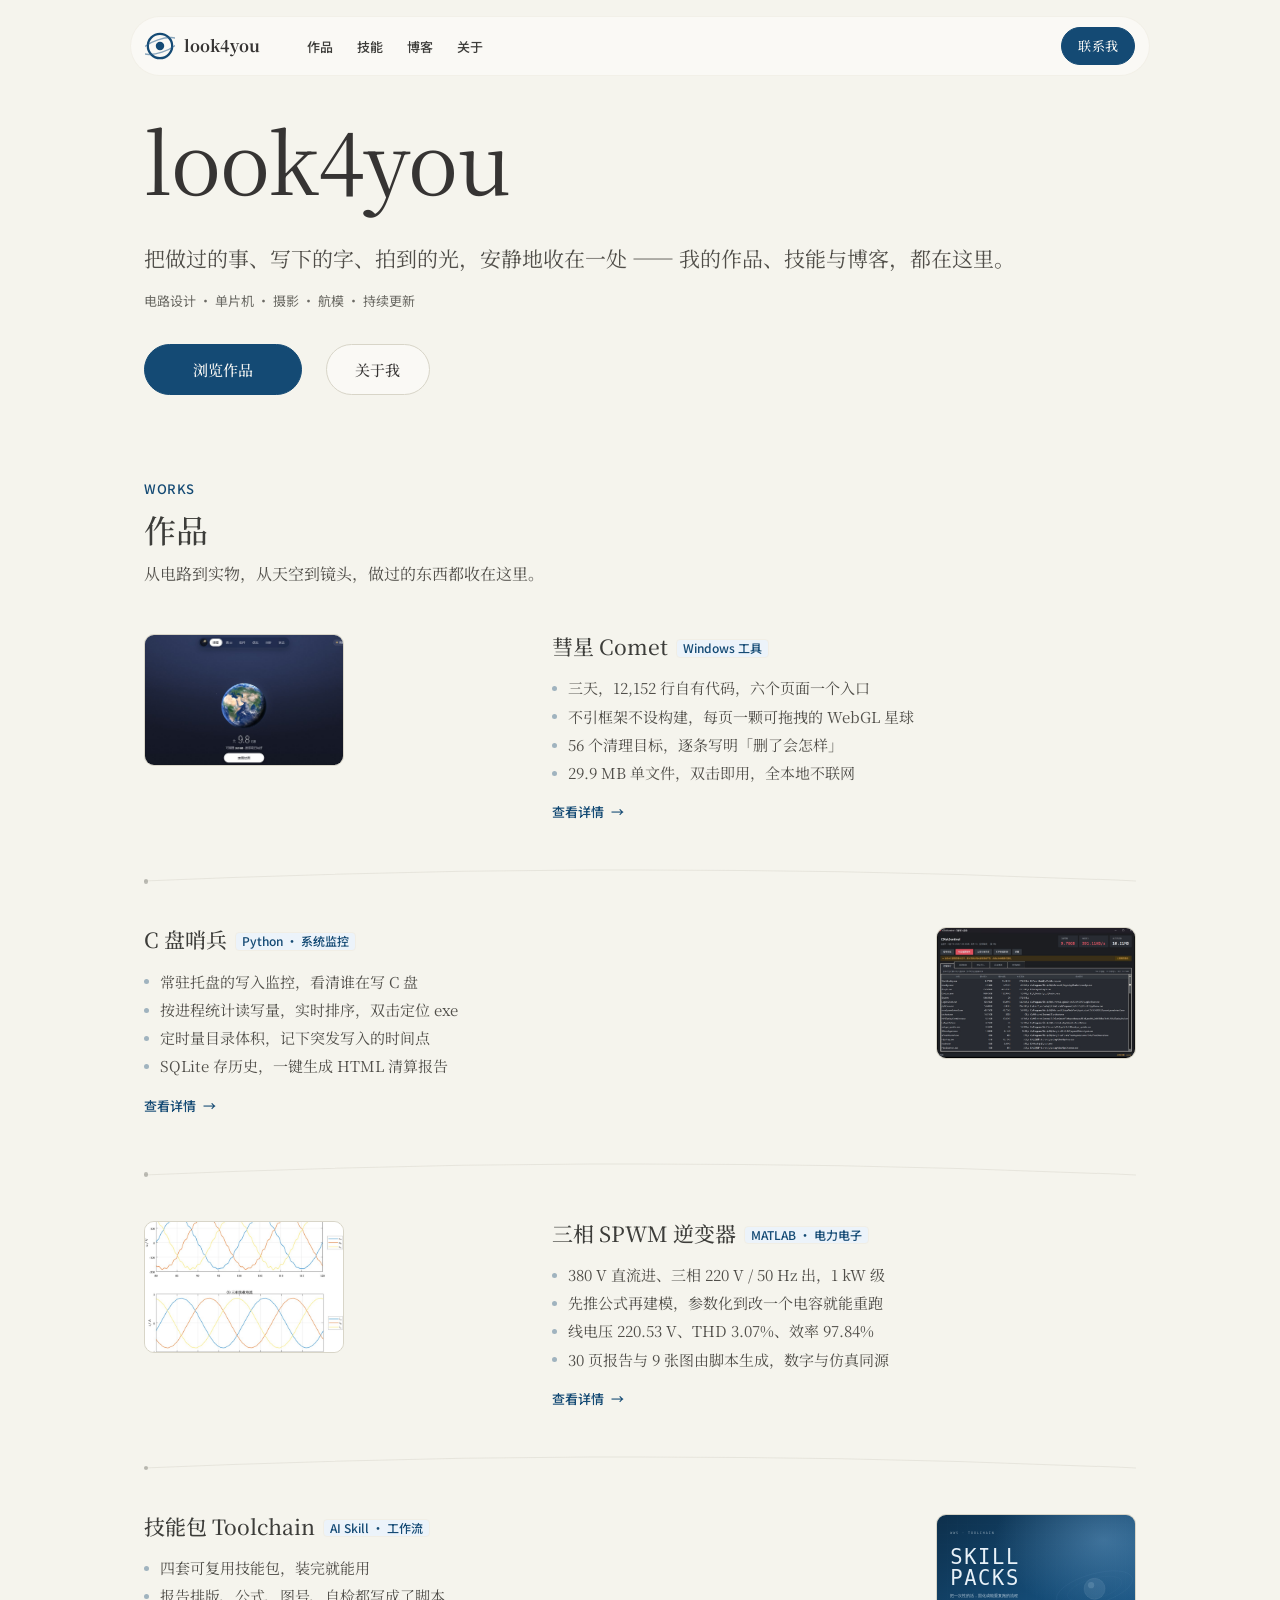
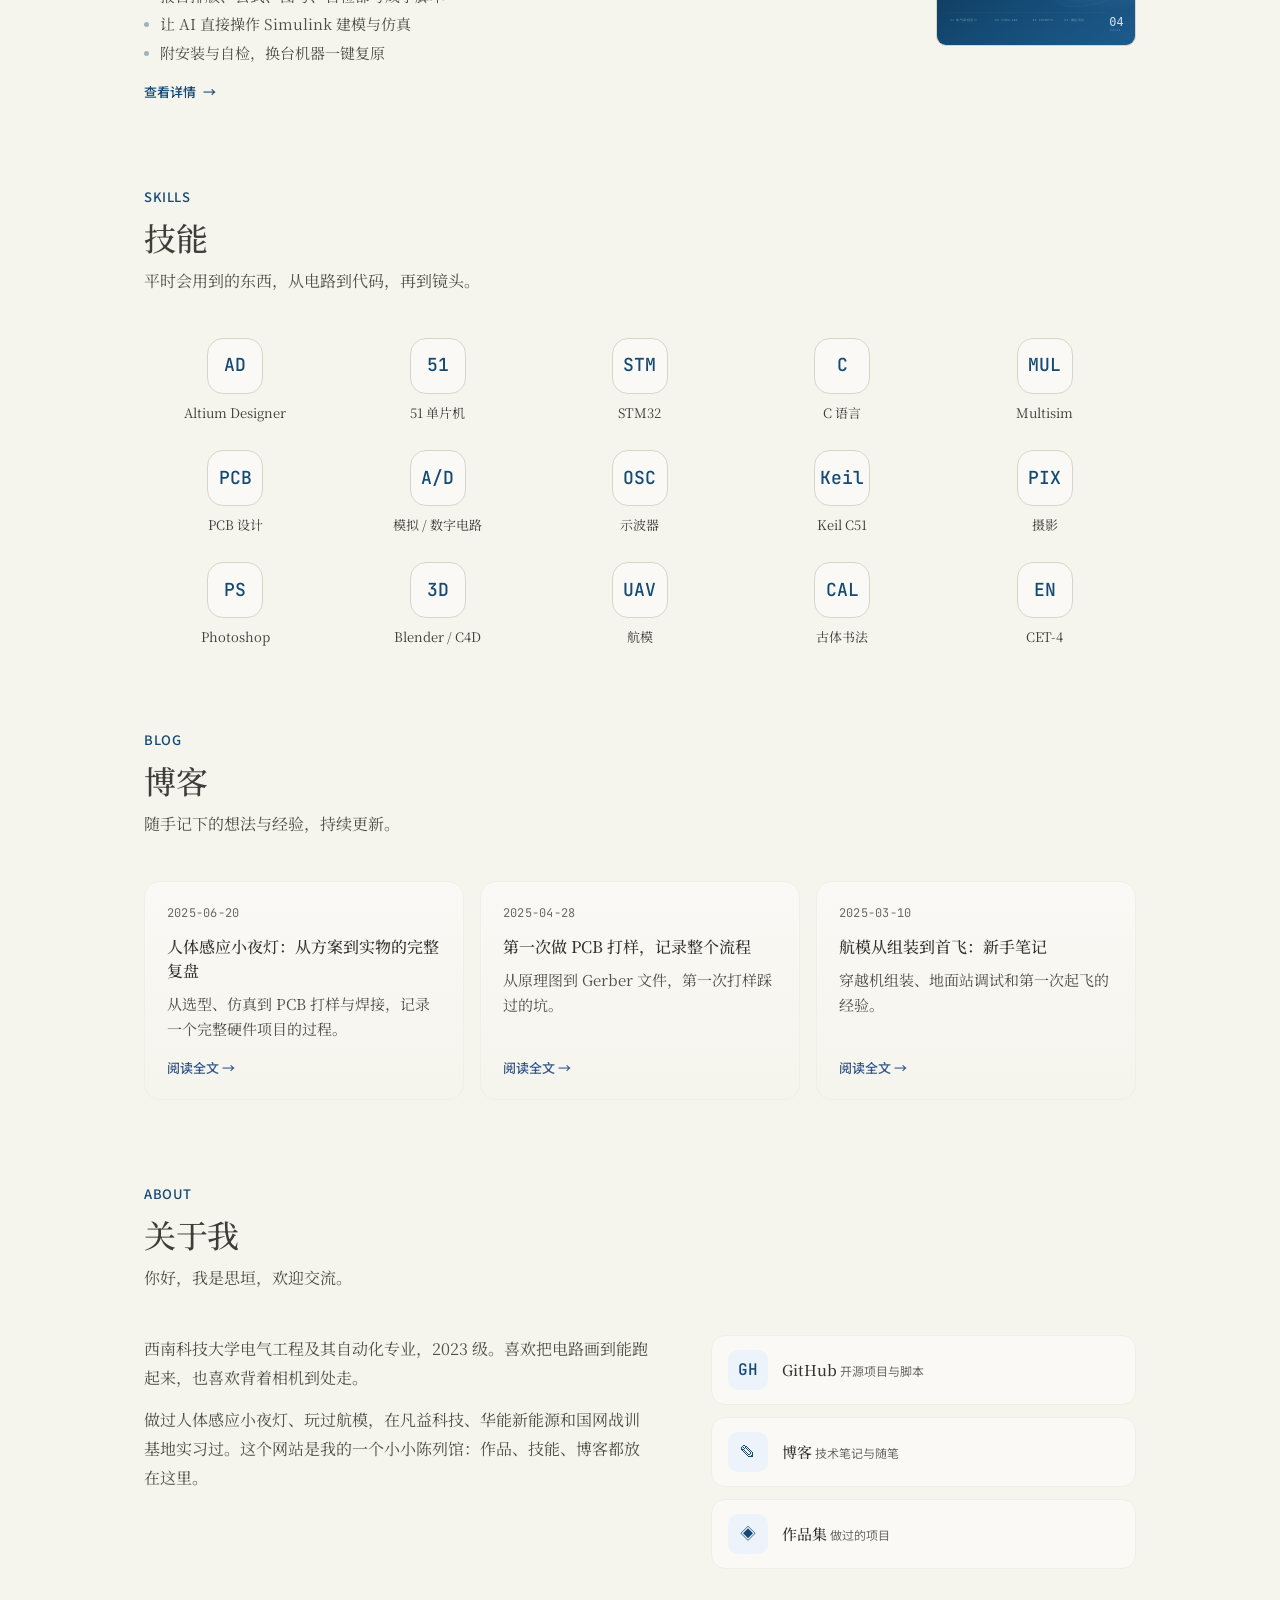
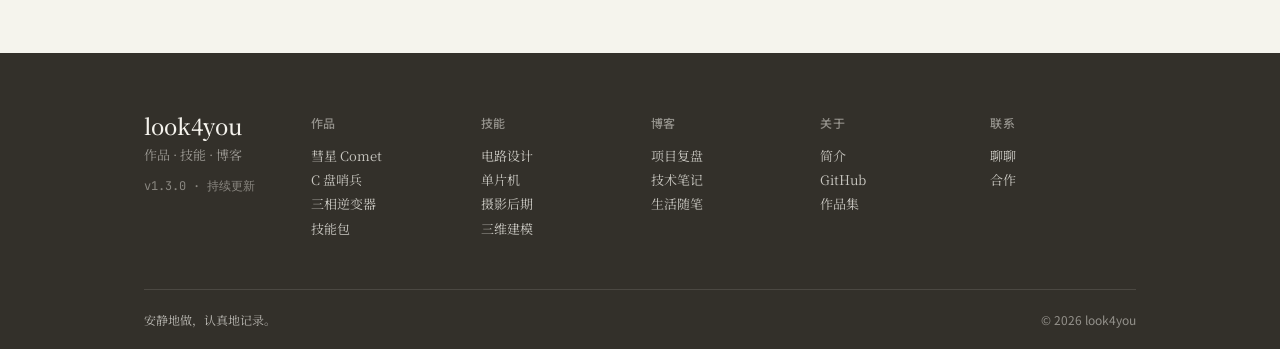
<file: index.html>
<!doctype html>
<html lang="zh-CN">
<head>
<meta charset="utf-8">
<meta name="viewport" content="width=device-width, initial-scale=1">
<title>look4you — 作品 · 技能 · 博客</title>
<meta name="description" content="look4you 的个人主页，陈列作品、技能与博客。">
<link rel="preconnect" href="https://fonts.googleapis.com">
<link rel="preconnect" href="https://fonts.gstatic.com" crossorigin>
<link href="https://fonts.googleapis.com/css2?family=Noto+Serif+SC:wght@400;500;600;700&family=Noto+Sans+SC:wght@400;500;700&family=JetBrains+Mono:wght@400;500&display=swap" rel="stylesheet">
<link rel="stylesheet" href="styles.css">
</head>
<body data-page="index">

<a class="skip-link" href="#main">跳到主要内容</a>

<div class="page">

  <header class="nav-wrap">
    <nav class="site-nav" aria-label="主导航">
      <a class="nav-brand" href="index.html">
        <svg class="brand-mark" viewBox="0 0 32 32" aria-hidden="true">
          <circle cx="16" cy="16" r="13" fill="none" stroke="#144a74" stroke-width="2.4"/>
          <ellipse cx="16" cy="16" rx="20" ry="7" fill="none" stroke="#2d618c" stroke-width="1.4" opacity="0.55" transform="rotate(-18 16 16)"/>
          <circle cx="16" cy="16" r="4.5" fill="#144a74"/>
        </svg>
        <b><span data-field="nav.name" data-label="导航·品牌名" data-group="导航">look4you</span></b>
      </a>
      <div class="nav-links">
        <a href="works.html"><span data-field="nav.l1" data-label="导航·作品" data-group="导航">作品</span></a>
        <a href="skills.html"><span data-field="nav.l2" data-label="导航·技能" data-group="导航">技能</span></a>
        <a href="blog.html"><span data-field="nav.l3" data-label="导航·博客" data-group="导航">博客</span></a>
        <a href="about.html"><span data-field="nav.l4" data-label="导航·关于" data-group="导航">关于</span></a>
      </div>
      <div class="nav-actions">
        <a class="btn-primary btn-sm" href="contact.html"><span data-field="nav.cta" data-label="导航·联系按钮" data-group="导航">联系我</span></a>
      </div>
    </nav>
  </header>

  <main id="main">

    <section class="hero" id="top">
      <h1><span data-field="hero.name" data-label="主标题" data-group="顶部 &amp; Hero">look4you</span></h1>
      <p class="tagline" data-field="hero.tagline" data-label="一句话介绍" data-type="textarea" data-group="顶部 & Hero">把做过的事、写下的字、拍到的光，安静地收在一处 —— 我的作品、技能与博客，都在这里。</p>
      <p class="hero-trust"><span data-field="hero.trust" data-label="信任行（· 分隔）" data-group="顶部 & Hero">电路设计 · 单片机 · 摄影 · 航模 · 持续更新</span></p>
      <div class="hero-cta">
        <a class="btn-primary" href="works.html" data-field="hero.cta1" data-label="按钮一" data-group="顶部 & Hero">浏览作品</a>
        <a class="btn-ghost" href="about.html" data-field="hero.cta2" data-label="按钮二" data-group="顶部 & Hero">关于我</a>
      </div>
    </section>

    <section class="section reveal" id="works">
      <div class="section-head">
        <p class="section-eyebrow" data-field="works.eyebrow" data-label="眉题（英文）" data-group="作品">WORKS</p>
        <h2 class="section-title" data-field="works.title" data-label="区块标题" data-group="作品">作品</h2>
        <p class="section-lede" data-field="works.lede" data-label="导语" data-type="textarea" data-group="作品">从电路到实物，从天空到镜头，做过的东西都收在这里。</p>
      </div>

      <div class="feature-cards" data-list="works" data-label="作品卡片">

        <article class="fcard" data-item>
          <figure class="fcard-media">
            <div class="fcard-shot">
              <img src="assets/works/comet/cover.jpg" data-field="shot" data-label="缩略图" data-type="img" alt="彗星 Comet">
            </div>
          </figure>
          <div class="fcard-body">
            <h3 class="fcard-name"><span data-field="name" data-label="名称">彗星 Comet</span><span class="tag" data-field="tag" data-label="标签">Windows 工具</span></h3>
            <ul class="fcard-points" data-field="points" data-label="要点（每行一条）" data-type="lines">
              <li>三天，12,152 行自有代码，六个页面一个入口</li>
              <li>不引框架不设构建，每页一颗可拖拽的 WebGL 星球</li>
              <li>56 个清理目标，逐条写明「删了会怎样」</li>
              <li>29.9 MB 单文件，双击即用，全本地不联网</li>
            </ul>
            <a class="fcard-more" href="work-comet.html" data-field="more" data-label="详情链接" data-type="link"><span data-field="moretext" data-label="详情链接文字">查看详情</span> <i>→</i></a>
          </div>
        </article>

        <article class="fcard" data-item>
          <figure class="fcard-media">
            <div class="fcard-shot">
              <img src="assets/works/sentinel/preview.jpg" data-field="shot" data-label="缩略图" data-type="img" alt="C 盘哨兵">
            </div>
          </figure>
          <div class="fcard-body">
            <h3 class="fcard-name"><span data-field="name" data-label="名称">C 盘哨兵</span><span class="tag" data-field="tag" data-label="标签">Python · 系统监控</span></h3>
            <ul class="fcard-points" data-field="points" data-label="要点（每行一条）" data-type="lines">
              <li>常驻托盘的写入监控，看清谁在写 C 盘</li>
              <li>按进程统计读写量，实时排序，双击定位 exe</li>
              <li>定时量目录体积，记下突发写入的时间点</li>
              <li>SQLite 存历史，一键生成 HTML 清算报告</li>
            </ul>
            <a class="fcard-more" href="work-sentinel.html" data-field="more" data-label="详情链接" data-type="link"><span data-field="moretext" data-label="详情链接文字">查看详情</span> <i>→</i></a>
          </div>
        </article>

        <article class="fcard" data-item>
          <figure class="fcard-media">
            <div class="fcard-shot">
              <img src="assets/works/inverter/steady-waveform.jpg" data-field="shot" data-label="缩略图" data-type="img" alt="三相 SPWM 逆变器">
            </div>
          </figure>
          <div class="fcard-body">
            <h3 class="fcard-name"><span data-field="name" data-label="名称">三相 SPWM 逆变器</span><span class="tag" data-field="tag" data-label="标签">MATLAB · 电力电子</span></h3>
            <ul class="fcard-points" data-field="points" data-label="要点（每行一条）" data-type="lines">
              <li>380 V 直流进、三相 220 V / 50 Hz 出，1 kW 级</li>
              <li>先推公式再建模，参数化到改一个电容就能重跑</li>
              <li>线电压 220.53 V、THD 3.07%、效率 97.84%</li>
              <li>30 页报告与 9 张图由脚本生成，数字与仿真同源</li>
            </ul>
            <a class="fcard-more" href="work-inverter.html" data-field="more" data-label="详情链接" data-type="link"><span data-field="moretext" data-label="详情链接文字">查看详情</span> <i>→</i></a>
          </div>
        </article>

        <article class="fcard" data-item>
          <figure class="fcard-media">
            <div class="fcard-shot">
              <img src="assets/works/skills/cover.svg" data-field="shot" data-label="缩略图" data-type="img" alt="技能包 Toolchain">
            </div>
          </figure>
          <div class="fcard-body">
            <h3 class="fcard-name"><span data-field="name" data-label="名称">技能包 Toolchain</span><span class="tag" data-field="tag" data-label="标签">AI Skill · 工作流</span></h3>
            <ul class="fcard-points" data-field="points" data-label="要点（每行一条）" data-type="lines">
              <li>四套可复用技能包，装完就能用</li>
              <li>报告排版、公式、图号、自检都写成了脚本</li>
              <li>让 AI 直接操作 Simulink 建模与仿真</li>
              <li>附安装与自检，换台机器一键复原</li>
            </ul>
            <a class="fcard-more" href="work-skills.html" data-field="more" data-label="详情链接" data-type="link"><span data-field="moretext" data-label="详情链接文字">查看详情</span> <i>→</i></a>
          </div>
        </article>
      </div>
    </section>

    <section class="section reveal" id="skills">
      <div class="section-head">
        <p class="section-eyebrow" data-field="skills.eyebrow" data-label="眉题（英文）" data-group="技能">SKILLS</p>
        <h2 class="section-title" data-field="skills.title" data-label="区块标题" data-group="技能">技能</h2>
        <p class="section-lede" data-field="skills.lede" data-label="导语" data-type="textarea" data-group="技能">平时会用到的东西，从电路到代码，再到镜头。</p>
      </div>

      <ul class="skill-grid" data-list="skills" data-label="技能标签">
        <li class="skill-tile" data-item><span class="skill-glyph" data-field="glyph" data-label="图标字">AD</span><span class="skill-name" data-field="name" data-label="名称">Altium Designer</span></li>
        <li class="skill-tile" data-item><span class="skill-glyph" data-field="glyph" data-label="图标字">51</span><span class="skill-name" data-field="name" data-label="名称">51 单片机</span></li>
        <li class="skill-tile" data-item><span class="skill-glyph" data-field="glyph" data-label="图标字">STM</span><span class="skill-name" data-field="name" data-label="名称">STM32</span></li>
        <li class="skill-tile" data-item><span class="skill-glyph" data-field="glyph" data-label="图标字">C</span><span class="skill-name" data-field="name" data-label="名称">C 语言</span></li>
        <li class="skill-tile" data-item><span class="skill-glyph" data-field="glyph" data-label="图标字">MUL</span><span class="skill-name" data-field="name" data-label="名称">Multisim</span></li>
        <li class="skill-tile" data-item><span class="skill-glyph" data-field="glyph" data-label="图标字">PCB</span><span class="skill-name" data-field="name" data-label="名称">PCB 设计</span></li>
        <li class="skill-tile" data-item><span class="skill-glyph" data-field="glyph" data-label="图标字">A/D</span><span class="skill-name" data-field="name" data-label="名称">模拟 / 数字电路</span></li>
        <li class="skill-tile" data-item><span class="skill-glyph" data-field="glyph" data-label="图标字">OSC</span><span class="skill-name" data-field="name" data-label="名称">示波器</span></li>
        <li class="skill-tile" data-item><span class="skill-glyph" data-field="glyph" data-label="图标字">Keil</span><span class="skill-name" data-field="name" data-label="名称">Keil C51</span></li>
        <li class="skill-tile" data-item><span class="skill-glyph" data-field="glyph" data-label="图标字">PIX</span><span class="skill-name" data-field="name" data-label="名称">摄影</span></li>
        <li class="skill-tile" data-item><span class="skill-glyph" data-field="glyph" data-label="图标字">PS</span><span class="skill-name" data-field="name" data-label="名称">Photoshop</span></li>
        <li class="skill-tile" data-item><span class="skill-glyph" data-field="glyph" data-label="图标字">3D</span><span class="skill-name" data-field="name" data-label="名称">Blender / C4D</span></li>
        <li class="skill-tile" data-item><span class="skill-glyph" data-field="glyph" data-label="图标字">UAV</span><span class="skill-name" data-field="name" data-label="名称">航模</span></li>
        <li class="skill-tile" data-item><span class="skill-glyph" data-field="glyph" data-label="图标字">CAL</span><span class="skill-name" data-field="name" data-label="名称">古体书法</span></li>
        <li class="skill-tile" data-item><span class="skill-glyph" data-field="glyph" data-label="图标字">EN</span><span class="skill-name" data-field="name" data-label="名称">CET-4</span></li>
      </ul>
    </section>

    <section class="section reveal" id="blog">
      <div class="section-head">
        <p class="section-eyebrow" data-field="blog.eyebrow" data-label="眉题（英文）" data-group="博客">BLOG</p>
        <h2 class="section-title" data-field="blog.title" data-label="区块标题" data-group="博客">博客</h2>
        <p class="section-lede" data-field="blog.lede" data-label="导语" data-type="textarea" data-group="博客">随手记下的想法与经验，持续更新。</p>
      </div>

      <div class="blog-cards" data-list="blog" data-label="博客卡片">
        <a class="blog-card" href="post.html" data-item>
          <span class="blog-card-date" data-field="date" data-label="日期">2025-06-20</span>
          <h3 class="blog-card-title" data-field="title" data-label="标题">人体感应小夜灯：从方案到实物的完整复盘</h3>
          <p class="blog-card-desc" data-field="desc" data-label="摘要" data-type="textarea">从选型、仿真到 PCB 打样与焊接，记录一个完整硬件项目的过程。</p>
          <span class="blog-card-more"><span data-field="more" data-label="阅读全文文字">阅读全文</span> →</span>
        </a>
        <a class="blog-card" href="post.html" data-item>
          <span class="blog-card-date" data-field="date" data-label="日期">2025-04-28</span>
          <h3 class="blog-card-title" data-field="title" data-label="标题">第一次做 PCB 打样，记录整个流程</h3>
          <p class="blog-card-desc" data-field="desc" data-label="摘要" data-type="textarea">从原理图到 Gerber 文件，第一次打样踩过的坑。</p>
          <span class="blog-card-more"><span data-field="more" data-label="阅读全文文字">阅读全文</span> →</span>
        </a>
        <a class="blog-card" href="post.html" data-item>
          <span class="blog-card-date" data-field="date" data-label="日期">2025-03-10</span>
          <h3 class="blog-card-title" data-field="title" data-label="标题">航模从组装到首飞：新手笔记</h3>
          <p class="blog-card-desc" data-field="desc" data-label="摘要" data-type="textarea">穿越机组装、地面站调试和第一次起飞的经验。</p>
          <span class="blog-card-more"><span data-field="more" data-label="阅读全文文字">阅读全文</span> →</span>
        </a>
      </div>
    </section>

    <section class="section reveal" id="about">
      <div class="section-head">
        <p class="section-eyebrow" data-field="about.eyebrow" data-label="眉题（英文）" data-group="关于 & 联系">ABOUT</p>
        <h2 class="section-title" data-field="about.title" data-label="区块标题" data-group="关于 & 联系">关于我</h2>
        <p class="section-lede" data-field="about.lede" data-label="导语" data-type="textarea" data-group="关于 & 联系">你好，我是思垣，欢迎交流。</p>
      </div>

      <div class="about-wrap">
        <div class="about-bio">
          <p data-field="about.bio1" data-label="简介第一段" data-type="textarea" data-group="关于 & 联系">西南科技大学电气工程及其自动化专业，2023 级。喜欢把电路画到能跑起来，也喜欢背着相机到处走。</p>
          <p data-field="about.bio2" data-label="简介第二段" data-type="textarea" data-group="关于 & 联系">做过人体感应小夜灯、玩过航模，在凡益科技、华能新能源和国网战训基地实习过。这个网站是我的一个小小陈列馆：作品、技能、博客都放在这里。</p>
        </div>

        <div class="contact-cards" data-list="contact" data-label="联系卡片">
          <a class="contact-card" href="https://github.com/look4you-yuan" data-item>
            <span class="contact-glyph" data-field="glyph" data-label="图标字">GH</span>
            <span class="contact-meta">
              <span class="contact-handle" data-field="handle" data-label="名称">GitHub</span>
              <span class="contact-sub" data-field="sub" data-label="说明">开源项目与脚本</span>
            </span>
          </a>
          <a class="contact-card" href="blog.html" data-item>
            <span class="contact-glyph" data-field="glyph" data-label="图标字">✎</span>
            <span class="contact-meta">
              <span class="contact-handle" data-field="handle" data-label="名称">博客</span>
              <span class="contact-sub" data-field="sub" data-label="说明">技术笔记与随笔</span>
            </span>
          </a>
          <a class="contact-card" href="works.html" data-item>
            <span class="contact-glyph" data-field="glyph" data-label="图标字">◈</span>
            <span class="contact-meta">
              <span class="contact-handle" data-field="handle" data-label="名称">作品集</span>
              <span class="contact-sub" data-field="sub" data-label="说明">做过的项目</span>
            </span>
          </a>
        </div>
      </div>
    </section>

  </main>
</div>

<footer class="foot">
  <div class="foot-inner">
    <div class="foot-top">
      <div class="mark">
        <div class="wm-name"><span data-field="footer.name" data-label="页脚品牌名" data-group="页脚">look4you</span></div>
        <div class="wm-sub" data-field="footer.sub" data-label="页脚副标题" data-group="页脚">作品 · 技能 · 博客</div>
        <div class="wm-ver" data-field="footer.ver" data-label="页脚版本行" data-group="页脚">v1.3.0 · 持续更新</div>
      </div>
      <div class="foot-cols">
        <div class="foot-col">
          <div class="foot-col-title" data-field="footer.c1t" data-label="页脚·作品·标题" data-group="页脚">作品</div>
          <a href="work-comet.html"><span data-field="footer.c1l1" data-label="页脚·作品·链接1" data-group="页脚">彗星 Comet</span></a>
          <a href="work-sentinel.html"><span data-field="footer.c1l2" data-label="页脚·作品·链接2" data-group="页脚">C 盘哨兵</span></a>
          <a href="work-inverter.html"><span data-field="footer.c1l3" data-label="页脚·作品·链接3" data-group="页脚">三相逆变器</span></a>
          <a href="work-skills.html"><span data-field="footer.c1l4" data-label="页脚·作品·链接4" data-group="页脚">技能包</span></a>
        </div>
        <div class="foot-col">
          <div class="foot-col-title" data-field="footer.c2t" data-label="页脚·技能·标题" data-group="页脚">技能</div>
          <a href="skills.html"><span data-field="footer.c2l1" data-label="页脚·技能·链接1" data-group="页脚">电路设计</span></a>
          <a href="skills.html"><span data-field="footer.c2l2" data-label="页脚·技能·链接2" data-group="页脚">单片机</span></a>
          <a href="skills.html"><span data-field="footer.c2l3" data-label="页脚·技能·链接3" data-group="页脚">摄影后期</span></a>
          <a href="skills.html"><span data-field="footer.c2l4" data-label="页脚·技能·链接4" data-group="页脚">三维建模</span></a>
        </div>
        <div class="foot-col">
          <div class="foot-col-title" data-field="footer.c3t" data-label="页脚·博客·标题" data-group="页脚">博客</div>
          <a href="blog.html"><span data-field="footer.c3l1" data-label="页脚·博客·链接1" data-group="页脚">项目复盘</span></a>
          <a href="blog.html"><span data-field="footer.c3l2" data-label="页脚·博客·链接2" data-group="页脚">技术笔记</span></a>
          <a href="blog.html"><span data-field="footer.c3l3" data-label="页脚·博客·链接3" data-group="页脚">生活随笔</span></a>
        </div>
        <div class="foot-col">
          <div class="foot-col-title" data-field="footer.c4t" data-label="页脚·关于·标题" data-group="页脚">关于</div>
          <a href="about.html"><span data-field="footer.c4l1" data-label="页脚·关于·链接1" data-group="页脚">简介</span></a>
          <a href="https://github.com/look4you-yuan"><span data-field="footer.c4l2" data-label="页脚·关于·链接2" data-group="页脚">GitHub</span></a>
          <a href="works.html"><span data-field="footer.c4l3" data-label="页脚·关于·链接3" data-group="页脚">作品集</span></a>
        </div>
        <div class="foot-col">
          <div class="foot-col-title" data-field="footer.c5t" data-label="页脚·联系·标题" data-group="页脚">联系</div>
          <a href="contact.html"><span data-field="footer.c5l1" data-label="页脚·联系·链接1" data-group="页脚">聊聊</span></a>
          <a href="contact.html"><span data-field="footer.c5l2" data-label="页脚·联系·链接2" data-group="页脚">合作</span></a>
        </div>
      </div>
    </div>
    <div class="foot-bottom">
      <span class="ethos" data-field="footer.ethos" data-label="页脚格言" data-group="页脚">安静地做，认真地记录。</span>
      <span data-field="footer.copy" data-label="页脚版权行" data-group="页脚">© 2026 look4you</span>
    </div>
  </div>
</footer>

<script src="editor.js"></script>
<script src="motion.js"></script>

</body>
</html>
</file>
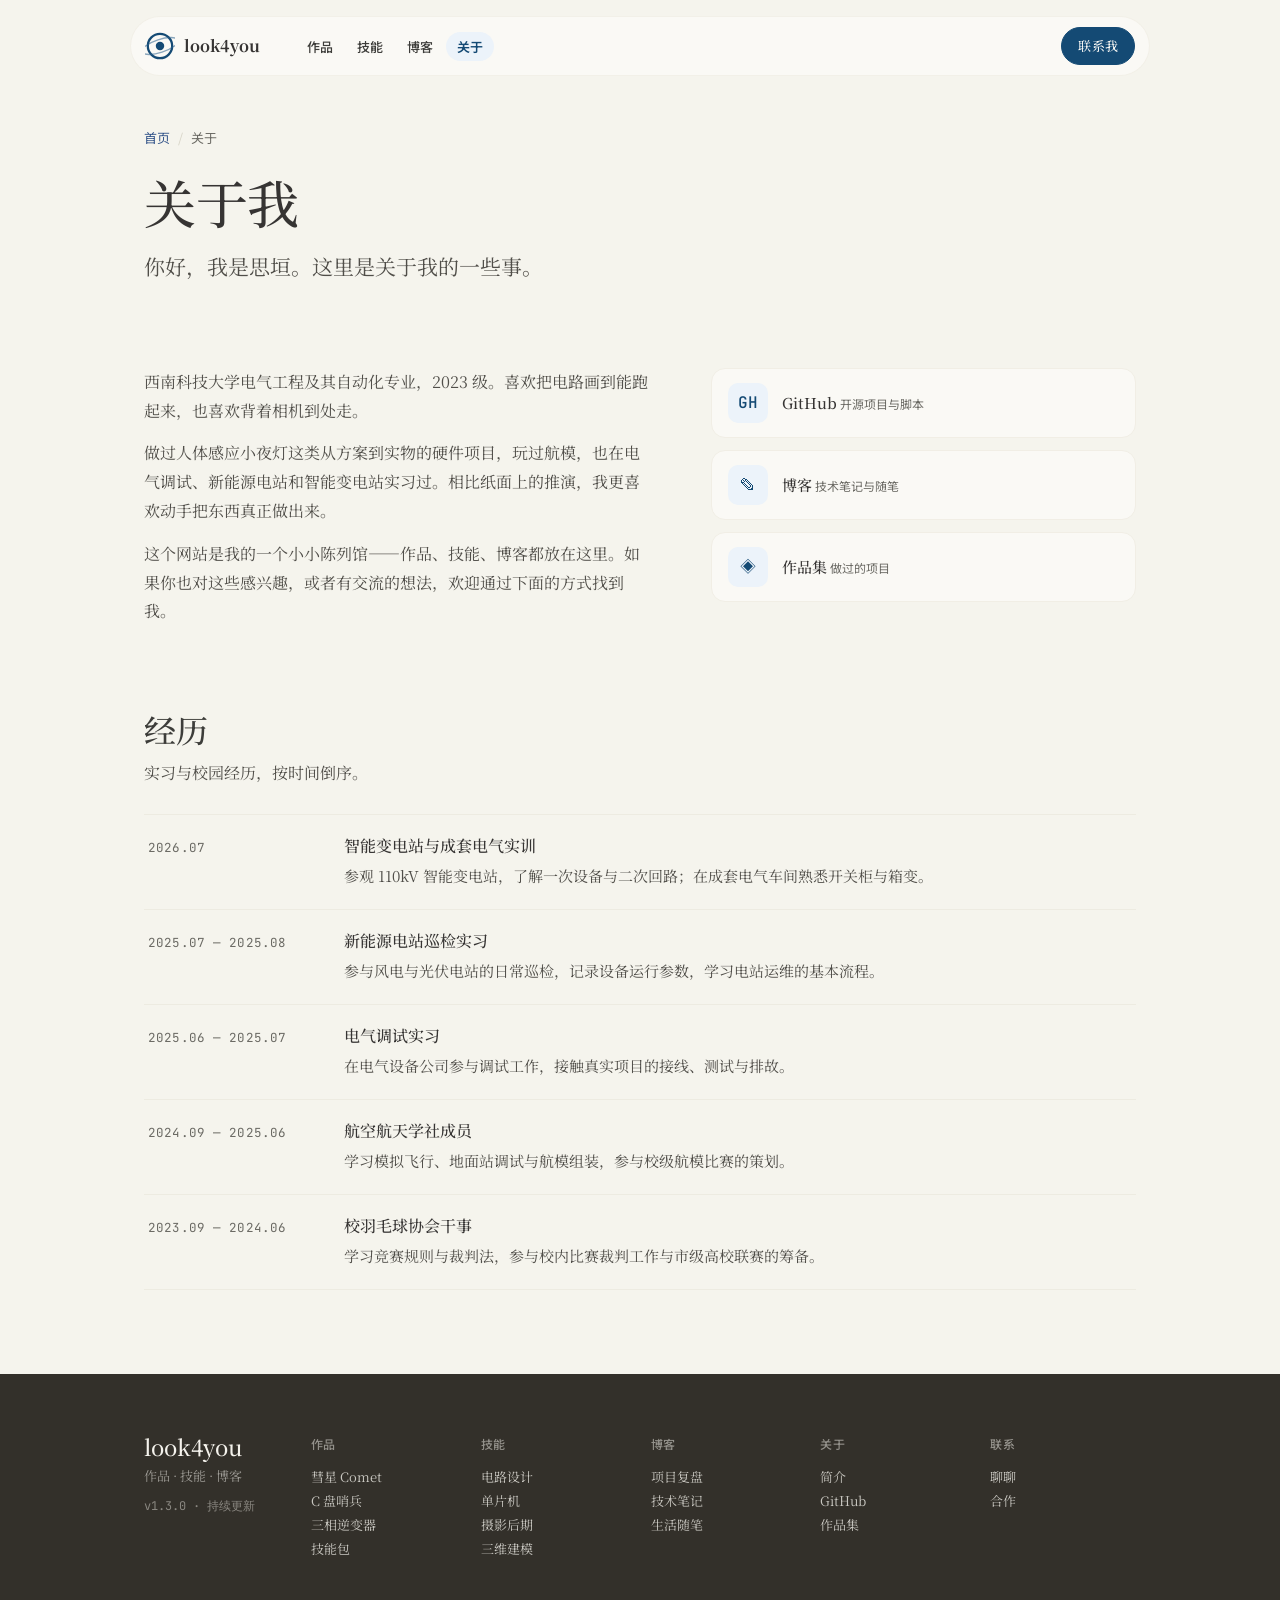
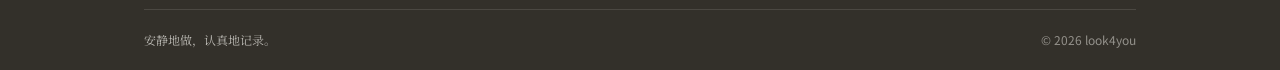
<file: about.html>
<!doctype html>
<html lang="zh-CN">
<head>
<meta charset="utf-8">
<meta name="viewport" content="width=device-width, initial-scale=1">
<title>关于 · look4you</title>
<meta name="description" content="关于 look4you。">
<link rel="preconnect" href="https://fonts.googleapis.com">
<link rel="preconnect" href="https://fonts.gstatic.com" crossorigin>
<link href="https://fonts.googleapis.com/css2?family=Noto+Serif+SC:wght@400;500;600;700&family=Noto+Sans+SC:wght@400;500;700&family=JetBrains+Mono:wght@400;500&display=swap" rel="stylesheet">
<link rel="stylesheet" href="styles.css">
</head>
<body data-page="about">

<a class="skip-link" href="#main">跳到主要内容</a>

<div class="page">

  <header class="nav-wrap">
    <nav class="site-nav" aria-label="主导航">
      <a class="nav-brand" href="index.html">
        <svg class="brand-mark" viewBox="0 0 32 32" aria-hidden="true">
          <circle cx="16" cy="16" r="13" fill="none" stroke="#144a74" stroke-width="2.4"/>
          <ellipse cx="16" cy="16" rx="20" ry="7" fill="none" stroke="#2d618c" stroke-width="1.4" opacity="0.55" transform="rotate(-18 16 16)"/>
          <circle cx="16" cy="16" r="4.5" fill="#144a74"/>
        </svg>
        <b><span data-field="nav.name" data-label="导航·品牌名" data-group="导航">look4you</span></b>
      </a>
      <div class="nav-links">
        <a href="works.html"><span data-field="nav.l1" data-label="导航·作品" data-group="导航">作品</span></a>
        <a href="skills.html"><span data-field="nav.l2" data-label="导航·技能" data-group="导航">技能</span></a>
        <a href="blog.html"><span data-field="nav.l3" data-label="导航·博客" data-group="导航">博客</span></a>
        <a href="about.html" class="active" aria-current="page"><span data-field="nav.l4" data-label="导航·关于" data-group="导航">关于</span></a>
      </div>
      <div class="nav-actions">
        <a class="btn-primary btn-sm" href="contact.html"><span data-field="nav.cta" data-label="导航·联系按钮" data-group="导航">联系我</span></a>
      </div>
    </nav>
  </header>

  <main id="main">

    <section class="page-hero">
      <nav class="crumb"><a href="index.html"><span data-field="about.cr1" data-label="面包屑 1" data-group="页头">首页</span></a><span class="sep">/</span><span data-field="crumb" data-label="面包屑当前页" data-group="页头">关于</span></nav>
      <h1 data-field="page.title" data-label="页面标题" data-group="页头">关于我</h1>
      <p class="lede" data-field="page.lede" data-label="页面导语" data-type="textarea" data-group="页头">你好，我是思垣。这里是关于我的一些事。</p>
    </section>

    <div class="about-wrap">
      <div class="about-bio">
        <p data-field="bio.1" data-label="简介第一段" data-type="textarea" data-group="简介">西南科技大学电气工程及其自动化专业，2023 级。喜欢把电路画到能跑起来，也喜欢背着相机到处走。</p>
        <p data-field="bio.2" data-label="简介第二段" data-type="textarea" data-group="简介">做过人体感应小夜灯这类从方案到实物的硬件项目，玩过航模，也在电气调试、新能源电站和智能变电站实习过。相比纸面上的推演，我更喜欢动手把东西真正做出来。</p>
        <p data-field="bio.3" data-label="简介第三段" data-type="textarea" data-group="简介">这个网站是我的一个小小陈列馆——作品、技能、博客都放在这里。如果你也对这些感兴趣，或者有交流的想法，欢迎通过下面的方式找到我。</p>
      </div>

      <div class="contact-cards" id="contact" data-list="contact" data-label="联系卡片">
        <a class="contact-card" href="https://github.com/look4you-yuan" data-item>
          <span class="contact-glyph" data-field="glyph" data-label="图标字">GH</span>
          <span class="contact-meta">
            <span class="contact-handle" data-field="handle" data-label="名称">GitHub</span>
            <span class="contact-sub" data-field="sub" data-label="说明">开源项目与脚本</span>
          </span>
        </a>
        <a class="contact-card" href="blog.html" data-item>
          <span class="contact-glyph" data-field="glyph" data-label="图标字">✎</span>
          <span class="contact-meta">
            <span class="contact-handle" data-field="handle" data-label="名称">博客</span>
            <span class="contact-sub" data-field="sub" data-label="说明">技术笔记与随笔</span>
          </span>
        </a>
        <a class="contact-card" href="works.html" data-item>
          <span class="contact-glyph" data-field="glyph" data-label="图标字">◈</span>
          <span class="contact-meta">
            <span class="contact-handle" data-field="handle" data-label="名称">作品集</span>
            <span class="contact-sub" data-field="sub" data-label="说明">做过的项目</span>
          </span>
        </a>
      </div>
    </div>

    <section class="exp-section">
      <div class="section-head">
        <h2 class="section-title" data-field="exp.title" data-label="区块标题" data-group="经历">经历</h2>
        <p class="section-lede" data-field="exp.lede" data-label="导语" data-type="textarea" data-group="经历">实习与校园经历，按时间倒序。</p>
      </div>
      <ul class="exp-list" data-list="exp" data-label="经历条目">
        <li class="exp-item" data-item>
          <span class="exp-time" data-field="time" data-label="时间">2026.07</span>
          <span class="exp-body">
            <span class="exp-name" data-field="name" data-label="标题">智能变电站与成套电气实训</span>
            <span class="exp-desc" data-field="desc" data-label="说明">参观 110kV 智能变电站，了解一次设备与二次回路；在成套电气车间熟悉开关柜与箱变。</span>
          </span>
        </li>
        <li class="exp-item" data-item>
          <span class="exp-time" data-field="time" data-label="时间">2025.07 — 2025.08</span>
          <span class="exp-body">
            <span class="exp-name" data-field="name" data-label="标题">新能源电站巡检实习</span>
            <span class="exp-desc" data-field="desc" data-label="说明">参与风电与光伏电站的日常巡检，记录设备运行参数，学习电站运维的基本流程。</span>
          </span>
        </li>
        <li class="exp-item" data-item>
          <span class="exp-time" data-field="time" data-label="时间">2025.06 — 2025.07</span>
          <span class="exp-body">
            <span class="exp-name" data-field="name" data-label="标题">电气调试实习</span>
            <span class="exp-desc" data-field="desc" data-label="说明">在电气设备公司参与调试工作，接触真实项目的接线、测试与排故。</span>
          </span>
        </li>
        <li class="exp-item" data-item>
          <span class="exp-time" data-field="time" data-label="时间">2024.09 — 2025.06</span>
          <span class="exp-body">
            <span class="exp-name" data-field="name" data-label="标题">航空航天学社成员</span>
            <span class="exp-desc" data-field="desc" data-label="说明">学习模拟飞行、地面站调试与航模组装，参与校级航模比赛的策划。</span>
          </span>
        </li>
        <li class="exp-item" data-item>
          <span class="exp-time" data-field="time" data-label="时间">2023.09 — 2024.06</span>
          <span class="exp-body">
            <span class="exp-name" data-field="name" data-label="标题">校羽毛球协会干事</span>
            <span class="exp-desc" data-field="desc" data-label="说明">学习竞赛规则与裁判法，参与校内比赛裁判工作与市级高校联赛的筹备。</span>
          </span>
        </li>
      </ul>
    </section>

  </main>
</div>

<footer class="foot">
  <div class="foot-inner">
    <div class="foot-top">
      <div class="mark">
        <div class="wm-name"><span data-field="footer.name" data-label="页脚品牌名" data-group="页脚">look4you</span></div>
        <div class="wm-sub" data-field="footer.sub" data-label="页脚副标题" data-group="页脚">作品 · 技能 · 博客</div>
        <div class="wm-ver" data-field="footer.ver" data-label="页脚版本行" data-group="页脚">v1.3.0 · 持续更新</div>
      </div>
      <div class="foot-cols">
        <div class="foot-col">
          <div class="foot-col-title" data-field="footer.c1t" data-label="页脚·作品·标题" data-group="页脚">作品</div>
          <a href="work-comet.html"><span data-field="footer.c1l1" data-label="页脚·作品·链接1" data-group="页脚">彗星 Comet</span></a>
          <a href="work-sentinel.html"><span data-field="footer.c1l2" data-label="页脚·作品·链接2" data-group="页脚">C 盘哨兵</span></a>
          <a href="work-inverter.html"><span data-field="footer.c1l3" data-label="页脚·作品·链接3" data-group="页脚">三相逆变器</span></a>
          <a href="work-skills.html"><span data-field="footer.c1l4" data-label="页脚·作品·链接4" data-group="页脚">技能包</span></a>
        </div>
        <div class="foot-col">
          <div class="foot-col-title" data-field="footer.c2t" data-label="页脚·技能·标题" data-group="页脚">技能</div>
          <a href="skills.html"><span data-field="footer.c2l1" data-label="页脚·技能·链接1" data-group="页脚">电路设计</span></a>
          <a href="skills.html"><span data-field="footer.c2l2" data-label="页脚·技能·链接2" data-group="页脚">单片机</span></a>
          <a href="skills.html"><span data-field="footer.c2l3" data-label="页脚·技能·链接3" data-group="页脚">摄影后期</span></a>
          <a href="skills.html"><span data-field="footer.c2l4" data-label="页脚·技能·链接4" data-group="页脚">三维建模</span></a>
        </div>
        <div class="foot-col">
          <div class="foot-col-title" data-field="footer.c3t" data-label="页脚·博客·标题" data-group="页脚">博客</div>
          <a href="blog.html"><span data-field="footer.c3l1" data-label="页脚·博客·链接1" data-group="页脚">项目复盘</span></a>
          <a href="blog.html"><span data-field="footer.c3l2" data-label="页脚·博客·链接2" data-group="页脚">技术笔记</span></a>
          <a href="blog.html"><span data-field="footer.c3l3" data-label="页脚·博客·链接3" data-group="页脚">生活随笔</span></a>
        </div>
        <div class="foot-col">
          <div class="foot-col-title" data-field="footer.c4t" data-label="页脚·关于·标题" data-group="页脚">关于</div>
          <a href="about.html"><span data-field="footer.c4l1" data-label="页脚·关于·链接1" data-group="页脚">简介</span></a>
          <a href="https://github.com/look4you-yuan"><span data-field="footer.c4l2" data-label="页脚·关于·链接2" data-group="页脚">GitHub</span></a>
          <a href="works.html"><span data-field="footer.c4l3" data-label="页脚·关于·链接3" data-group="页脚">作品集</span></a>
        </div>
        <div class="foot-col">
          <div class="foot-col-title" data-field="footer.c5t" data-label="页脚·联系·标题" data-group="页脚">联系</div>
          <a href="contact.html"><span data-field="footer.c5l1" data-label="页脚·联系·链接1" data-group="页脚">聊聊</span></a>
          <a href="contact.html"><span data-field="footer.c5l2" data-label="页脚·联系·链接2" data-group="页脚">合作</span></a>
        </div>
      </div>
    </div>
    <div class="foot-bottom">
      <span class="ethos" data-field="footer.ethos" data-label="页脚格言" data-group="页脚">安静地做，认真地记录。</span>
      <span data-field="footer.copy" data-label="页脚版权行" data-group="页脚">© 2026 look4you</span>
    </div>
  </div>
</footer>

<script src="editor.js"></script>
<script src="motion.js"></script>

</body>
</html>
</file>
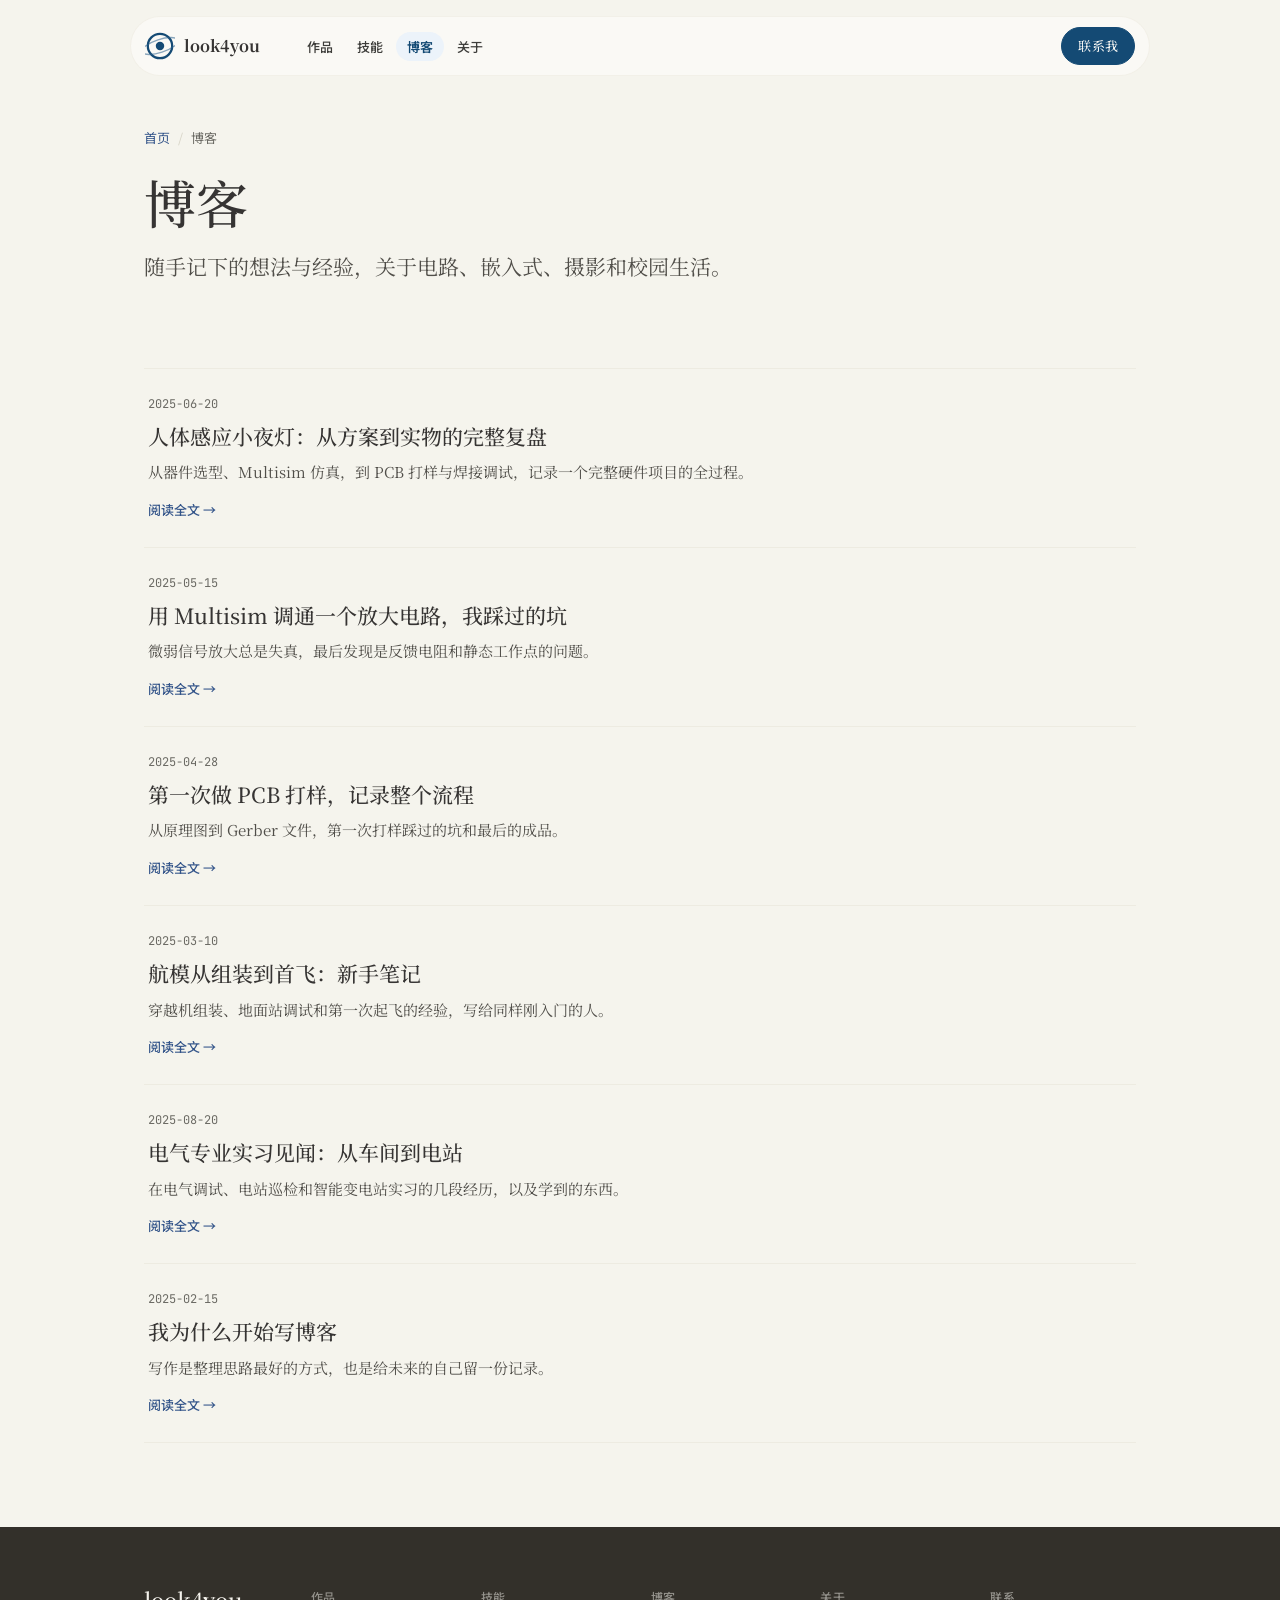
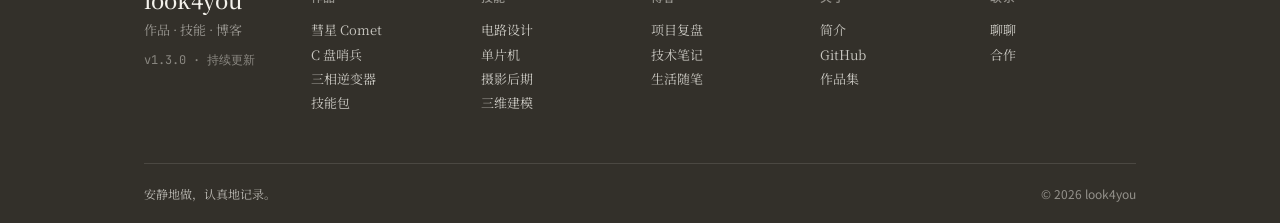
<file: blog.html>
<!doctype html>
<html lang="zh-CN">
<head>
<meta charset="utf-8">
<meta name="viewport" content="width=device-width, initial-scale=1">
<title>博客 · look4you</title>
<meta name="description" content="look4you 的博客文章。">
<link rel="preconnect" href="https://fonts.googleapis.com">
<link rel="preconnect" href="https://fonts.gstatic.com" crossorigin>
<link href="https://fonts.googleapis.com/css2?family=Noto+Serif+SC:wght@400;500;600;700&family=Noto+Sans+SC:wght@400;500;700&family=JetBrains+Mono:wght@400;500&display=swap" rel="stylesheet">
<link rel="stylesheet" href="styles.css">
</head>
<body data-page="blog">

<a class="skip-link" href="#main">跳到主要内容</a>

<div class="page">

  <header class="nav-wrap">
    <nav class="site-nav" aria-label="主导航">
      <a class="nav-brand" href="index.html">
        <svg class="brand-mark" viewBox="0 0 32 32" aria-hidden="true">
          <circle cx="16" cy="16" r="13" fill="none" stroke="#144a74" stroke-width="2.4"/>
          <ellipse cx="16" cy="16" rx="20" ry="7" fill="none" stroke="#2d618c" stroke-width="1.4" opacity="0.55" transform="rotate(-18 16 16)"/>
          <circle cx="16" cy="16" r="4.5" fill="#144a74"/>
        </svg>
        <b><span data-field="nav.name" data-label="导航·品牌名" data-group="导航">look4you</span></b>
      </a>
      <div class="nav-links">
        <a href="works.html"><span data-field="nav.l1" data-label="导航·作品" data-group="导航">作品</span></a>
        <a href="skills.html"><span data-field="nav.l2" data-label="导航·技能" data-group="导航">技能</span></a>
        <a href="blog.html" class="active" aria-current="page"><span data-field="nav.l3" data-label="导航·博客" data-group="导航">博客</span></a>
        <a href="about.html"><span data-field="nav.l4" data-label="导航·关于" data-group="导航">关于</span></a>
      </div>
      <div class="nav-actions">
        <a class="btn-primary btn-sm" href="contact.html"><span data-field="nav.cta" data-label="导航·联系按钮" data-group="导航">联系我</span></a>
      </div>
    </nav>
  </header>

  <main id="main">

    <section class="page-hero">
      <nav class="crumb"><a href="index.html"><span data-field="blog.cr1" data-label="面包屑 1" data-group="页头">首页</span></a><span class="sep">/</span><span data-field="crumb" data-label="面包屑当前页" data-group="页头">博客</span></nav>
      <h1 data-field="page.title" data-label="页面标题" data-group="页头">博客</h1>
      <p class="lede" data-field="page.lede" data-label="页面导语" data-type="textarea" data-group="页头">随手记下的想法与经验，关于电路、嵌入式、摄影和校园生活。</p>
    </section>

    <div class="blog-list" data-list="blog" data-label="文章列表">

      <a class="blog-row" href="post.html" data-item>
        <span class="blog-row-date" data-field="date" data-label="日期">2025-06-20</span>
        <h2 class="blog-row-title" data-field="title" data-label="标题">人体感应小夜灯：从方案到实物的完整复盘</h2>
        <p class="blog-row-desc" data-field="desc" data-label="摘要" data-type="textarea">从器件选型、Multisim 仿真，到 PCB 打样与焊接调试，记录一个完整硬件项目的全过程。</p>
        <span class="blog-row-more"><span data-field="more" data-label="阅读全文文字">阅读全文</span> →</span>
      </a>

      <a class="blog-row" href="post.html" data-item>
        <span class="blog-row-date" data-field="date" data-label="日期">2025-05-15</span>
        <h2 class="blog-row-title" data-field="title" data-label="标题">用 Multisim 调通一个放大电路，我踩过的坑</h2>
        <p class="blog-row-desc" data-field="desc" data-label="摘要" data-type="textarea">微弱信号放大总是失真，最后发现是反馈电阻和静态工作点的问题。</p>
        <span class="blog-row-more"><span data-field="more" data-label="阅读全文文字">阅读全文</span> →</span>
      </a>

      <a class="blog-row" href="post.html" data-item>
        <span class="blog-row-date" data-field="date" data-label="日期">2025-04-28</span>
        <h2 class="blog-row-title" data-field="title" data-label="标题">第一次做 PCB 打样，记录整个流程</h2>
        <p class="blog-row-desc" data-field="desc" data-label="摘要" data-type="textarea">从原理图到 Gerber 文件，第一次打样踩过的坑和最后的成品。</p>
        <span class="blog-row-more"><span data-field="more" data-label="阅读全文文字">阅读全文</span> →</span>
      </a>

      <a class="blog-row" href="post.html" data-item>
        <span class="blog-row-date" data-field="date" data-label="日期">2025-03-10</span>
        <h2 class="blog-row-title" data-field="title" data-label="标题">航模从组装到首飞：新手笔记</h2>
        <p class="blog-row-desc" data-field="desc" data-label="摘要" data-type="textarea">穿越机组装、地面站调试和第一次起飞的经验，写给同样刚入门的人。</p>
        <span class="blog-row-more"><span data-field="more" data-label="阅读全文文字">阅读全文</span> →</span>
      </a>

      <a class="blog-row" href="post.html" data-item>
        <span class="blog-row-date" data-field="date" data-label="日期">2025-08-20</span>
        <h2 class="blog-row-title" data-field="title" data-label="标题">电气专业实习见闻：从车间到电站</h2>
        <p class="blog-row-desc" data-field="desc" data-label="摘要" data-type="textarea">在电气调试、电站巡检和智能变电站实习的几段经历，以及学到的东西。</p>
        <span class="blog-row-more"><span data-field="more" data-label="阅读全文文字">阅读全文</span> →</span>
      </a>

      <a class="blog-row" href="post.html" data-item>
        <span class="blog-row-date" data-field="date" data-label="日期">2025-02-15</span>
        <h2 class="blog-row-title" data-field="title" data-label="标题">我为什么开始写博客</h2>
        <p class="blog-row-desc" data-field="desc" data-label="摘要" data-type="textarea">写作是整理思路最好的方式，也是给未来的自己留一份记录。</p>
        <span class="blog-row-more"><span data-field="more" data-label="阅读全文文字">阅读全文</span> →</span>
      </a>

    </div>
  </main>
</div>

<footer class="foot">
  <div class="foot-inner">
    <div class="foot-top">
      <div class="mark">
        <div class="wm-name"><span data-field="footer.name" data-label="页脚品牌名" data-group="页脚">look4you</span></div>
        <div class="wm-sub" data-field="footer.sub" data-label="页脚副标题" data-group="页脚">作品 · 技能 · 博客</div>
        <div class="wm-ver" data-field="footer.ver" data-label="页脚版本行" data-group="页脚">v1.3.0 · 持续更新</div>
      </div>
      <div class="foot-cols">
        <div class="foot-col">
          <div class="foot-col-title" data-field="footer.c1t" data-label="页脚·作品·标题" data-group="页脚">作品</div>
          <a href="work-comet.html"><span data-field="footer.c1l1" data-label="页脚·作品·链接1" data-group="页脚">彗星 Comet</span></a>
          <a href="work-sentinel.html"><span data-field="footer.c1l2" data-label="页脚·作品·链接2" data-group="页脚">C 盘哨兵</span></a>
          <a href="work-inverter.html"><span data-field="footer.c1l3" data-label="页脚·作品·链接3" data-group="页脚">三相逆变器</span></a>
          <a href="work-skills.html"><span data-field="footer.c1l4" data-label="页脚·作品·链接4" data-group="页脚">技能包</span></a>
        </div>
        <div class="foot-col">
          <div class="foot-col-title" data-field="footer.c2t" data-label="页脚·技能·标题" data-group="页脚">技能</div>
          <a href="skills.html"><span data-field="footer.c2l1" data-label="页脚·技能·链接1" data-group="页脚">电路设计</span></a>
          <a href="skills.html"><span data-field="footer.c2l2" data-label="页脚·技能·链接2" data-group="页脚">单片机</span></a>
          <a href="skills.html"><span data-field="footer.c2l3" data-label="页脚·技能·链接3" data-group="页脚">摄影后期</span></a>
          <a href="skills.html"><span data-field="footer.c2l4" data-label="页脚·技能·链接4" data-group="页脚">三维建模</span></a>
        </div>
        <div class="foot-col">
          <div class="foot-col-title" data-field="footer.c3t" data-label="页脚·博客·标题" data-group="页脚">博客</div>
          <a href="blog.html"><span data-field="footer.c3l1" data-label="页脚·博客·链接1" data-group="页脚">项目复盘</span></a>
          <a href="blog.html"><span data-field="footer.c3l2" data-label="页脚·博客·链接2" data-group="页脚">技术笔记</span></a>
          <a href="blog.html"><span data-field="footer.c3l3" data-label="页脚·博客·链接3" data-group="页脚">生活随笔</span></a>
        </div>
        <div class="foot-col">
          <div class="foot-col-title" data-field="footer.c4t" data-label="页脚·关于·标题" data-group="页脚">关于</div>
          <a href="about.html"><span data-field="footer.c4l1" data-label="页脚·关于·链接1" data-group="页脚">简介</span></a>
          <a href="https://github.com/look4you-yuan"><span data-field="footer.c4l2" data-label="页脚·关于·链接2" data-group="页脚">GitHub</span></a>
          <a href="works.html"><span data-field="footer.c4l3" data-label="页脚·关于·链接3" data-group="页脚">作品集</span></a>
        </div>
        <div class="foot-col">
          <div class="foot-col-title" data-field="footer.c5t" data-label="页脚·联系·标题" data-group="页脚">联系</div>
          <a href="contact.html"><span data-field="footer.c5l1" data-label="页脚·联系·链接1" data-group="页脚">聊聊</span></a>
          <a href="contact.html"><span data-field="footer.c5l2" data-label="页脚·联系·链接2" data-group="页脚">合作</span></a>
        </div>
      </div>
    </div>
    <div class="foot-bottom">
      <span class="ethos" data-field="footer.ethos" data-label="页脚格言" data-group="页脚">安静地做，认真地记录。</span>
      <span data-field="footer.copy" data-label="页脚版权行" data-group="页脚">© 2026 look4you</span>
    </div>
  </div>
</footer>

<script src="editor.js"></script>
<script src="motion.js"></script>

</body>
</html>
</file>
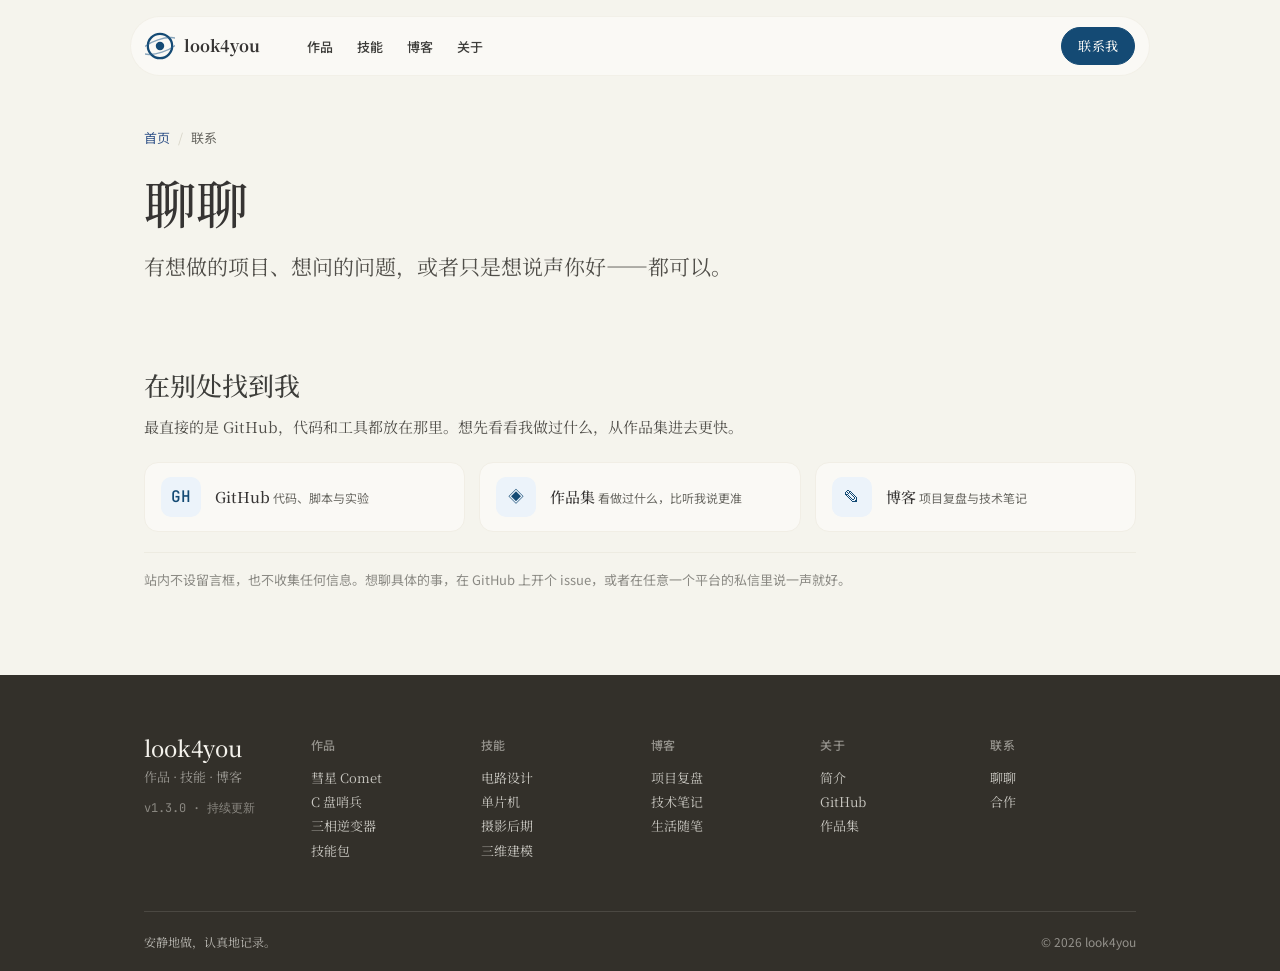
<file: contact.html>
<!doctype html>
<html lang="zh-CN">
<head>
<meta charset="utf-8">
<meta name="viewport" content="width=device-width, initial-scale=1">
<title>联系 · look4you</title>
<meta name="description" content="联系 look4you：聊聊项目、合作，或者只是打个招呼。">
<link rel="preconnect" href="https://fonts.googleapis.com">
<link rel="preconnect" href="https://fonts.gstatic.com" crossorigin>
<link href="https://fonts.googleapis.com/css2?family=Noto+Serif+SC:wght@400;500;600;700&family=Noto+Sans+SC:wght@400;500;700&family=JetBrains+Mono:wght@400;500&display=swap" rel="stylesheet">
<link rel="stylesheet" href="styles.css">
</head>
<body data-page="contact">

<a class="skip-link" href="#main">跳到主要内容</a>

<div class="page">

  <header class="nav-wrap">
    <nav class="site-nav" aria-label="主导航">
      <a class="nav-brand" href="index.html">
        <svg class="brand-mark" viewBox="0 0 32 32" aria-hidden="true">
          <circle cx="16" cy="16" r="13" fill="none" stroke="#144a74" stroke-width="2.4"/>
          <ellipse cx="16" cy="16" rx="20" ry="7" fill="none" stroke="#2d618c" stroke-width="1.4" opacity="0.55" transform="rotate(-18 16 16)"/>
          <circle cx="16" cy="16" r="4.5" fill="#144a74"/>
        </svg>
        <b><span data-field="nav.name" data-label="导航·品牌名" data-group="导航">look4you</span></b>
      </a>
      <div class="nav-links">
        <a href="works.html"><span data-field="nav.l1" data-label="导航·作品" data-group="导航">作品</span></a>
        <a href="skills.html"><span data-field="nav.l2" data-label="导航·技能" data-group="导航">技能</span></a>
        <a href="blog.html"><span data-field="nav.l3" data-label="导航·博客" data-group="导航">博客</span></a>
        <a href="about.html"><span data-field="nav.l4" data-label="导航·关于" data-group="导航">关于</span></a>
      </div>
      <div class="nav-actions">
        <a class="btn-primary btn-sm" href="contact.html" aria-current="page"><span data-field="nav.cta" data-label="导航·联系按钮" data-group="导航">联系我</span></a>
      </div>
    </nav>
  </header>

  <main id="main">

    <section class="page-hero">
      <nav class="crumb"><a href="index.html"><span data-field="contact.cr1" data-label="面包屑 1" data-group="页头">首页</span></a><span class="sep">/</span><span data-field="crumb" data-label="面包屑当前页" data-group="页头">联系</span></nav>
      <h1 data-field="contact.title" data-label="标题" data-group="页头">聊聊</h1>
      <p class="lede" data-field="contact.lede" data-label="导语" data-type="textarea" data-group="页头">有想做的项目、想问的问题，或者只是想说声你好——都可以。</p>
    </section>

    <div class="contact-wrap single">

      <section class="contact-block">
        <h2 class="block-title" data-field="contact.h1" data-label="小标题" data-group="联系方式">在别处找到我</h2>
        <p class="block-lede" data-field="contact.p1" data-label="说明" data-type="textarea" data-group="联系方式">最直接的是 GitHub，代码和工具都放在那里。想先看看我做过什么，从作品集进去更快。</p>

        <div class="contact-cards c-grid" data-list="channels" data-label="联系渠道">

          <a class="contact-card" href="https://github.com/look4you-yuan" data-item>
            <span class="contact-glyph" data-field="glyph" data-label="图标字">GH</span>
            <span class="contact-meta">
              <span class="contact-handle" data-field="handle" data-label="名称">GitHub</span>
              <span class="contact-sub" data-field="sub" data-label="说明">代码、脚本与实验</span>
            </span>
          </a>

          <a class="contact-card" href="works.html" data-item>
            <span class="contact-glyph" data-field="glyph" data-label="图标字">◈</span>
            <span class="contact-meta">
              <span class="contact-handle" data-field="handle" data-label="名称">作品集</span>
              <span class="contact-sub" data-field="sub" data-label="说明">看做过什么，比听我说更准</span>
            </span>
          </a>

          <a class="contact-card" href="blog.html" data-item>
            <span class="contact-glyph" data-field="glyph" data-label="图标字">✎</span>
            <span class="contact-meta">
              <span class="contact-handle" data-field="handle" data-label="名称">博客</span>
              <span class="contact-sub" data-field="sub" data-label="说明">项目复盘与技术笔记</span>
            </span>
          </a>

        </div>

        <p class="block-note" data-field="contact.n1" data-label="结尾说明" data-type="textarea" data-group="联系方式">站内不设留言框，也不收集任何信息。想聊具体的事，在 GitHub 上开个 issue，或者在任意一个平台的私信里说一声就好。</p>
      </section>

    </div>
  </main>
</div>

<footer class="foot">
  <div class="foot-inner">
    <div class="foot-top">
      <div class="mark">
        <div class="wm-name"><span data-field="footer.name" data-label="页脚品牌名" data-group="页脚">look4you</span></div>
        <div class="wm-sub" data-field="footer.sub" data-label="页脚副标题" data-group="页脚">作品 · 技能 · 博客</div>
        <div class="wm-ver" data-field="footer.ver" data-label="页脚版本行" data-group="页脚">v1.3.0 · 持续更新</div>
      </div>
      <div class="foot-cols">
        <div class="foot-col">
          <div class="foot-col-title" data-field="footer.c1t" data-label="页脚·作品·标题" data-group="页脚">作品</div>
          <a href="work-comet.html"><span data-field="footer.c1l1" data-label="页脚·作品·1" data-group="页脚">彗星 Comet</span></a>
          <a href="work-sentinel.html"><span data-field="footer.c1l2" data-label="页脚·作品·2" data-group="页脚">C 盘哨兵</span></a>
          <a href="work-inverter.html"><span data-field="footer.c1l3" data-label="页脚·作品·3" data-group="页脚">三相逆变器</span></a>
          <a href="work-skills.html"><span data-field="footer.c1l4" data-label="页脚·作品·4" data-group="页脚">技能包</span></a>
        </div>
        <div class="foot-col">
          <div class="foot-col-title" data-field="footer.c2t" data-label="页脚·技能·标题" data-group="页脚">技能</div>
          <a href="skills.html"><span data-field="footer.c2l1" data-label="页脚·技能·1" data-group="页脚">电路设计</span></a>
          <a href="skills.html"><span data-field="footer.c2l2" data-label="页脚·技能·2" data-group="页脚">单片机</span></a>
          <a href="skills.html"><span data-field="footer.c2l3" data-label="页脚·技能·3" data-group="页脚">摄影后期</span></a>
          <a href="skills.html"><span data-field="footer.c2l4" data-label="页脚·技能·4" data-group="页脚">三维建模</span></a>
        </div>
        <div class="foot-col">
          <div class="foot-col-title" data-field="footer.c3t" data-label="页脚·博客·标题" data-group="页脚">博客</div>
          <a href="blog.html"><span data-field="footer.c3l1" data-label="页脚·博客·1" data-group="页脚">项目复盘</span></a>
          <a href="blog.html"><span data-field="footer.c3l2" data-label="页脚·博客·2" data-group="页脚">技术笔记</span></a>
          <a href="blog.html"><span data-field="footer.c3l3" data-label="页脚·博客·3" data-group="页脚">生活随笔</span></a>
        </div>
        <div class="foot-col">
          <div class="foot-col-title" data-field="footer.c4t" data-label="页脚·关于·标题" data-group="页脚">关于</div>
          <a href="about.html"><span data-field="footer.c4l1" data-label="页脚·关于·1" data-group="页脚">简介</span></a>
          <a href="https://github.com/look4you-yuan"><span data-field="footer.c4l2" data-label="页脚·关于·2" data-group="页脚">GitHub</span></a>
          <a href="works.html"><span data-field="footer.c4l3" data-label="页脚·关于·3" data-group="页脚">作品集</span></a>
        </div>
        <div class="foot-col">
          <div class="foot-col-title" data-field="footer.c5t" data-label="页脚·联系·标题" data-group="页脚">联系</div>
          <a href="contact.html"><span data-field="footer.c5l1" data-label="页脚·联系·1" data-group="页脚">聊聊</span></a>
          <a href="contact.html"><span data-field="footer.c5l2" data-label="页脚·联系·2" data-group="页脚">合作</span></a>
        </div>
      </div>
    </div>
    <div class="foot-bottom">
      <span class="ethos" data-field="footer.ethos" data-label="页脚格言" data-group="页脚">安静地做，认真地记录。</span>
      <span data-field="footer.copy" data-label="页脚版权行" data-group="页脚">© 2026 look4you</span>
    </div>
  </div>
</footer>

<script src="editor.js"></script>
<script src="motion.js"></script>

</body>
</html>
</file>
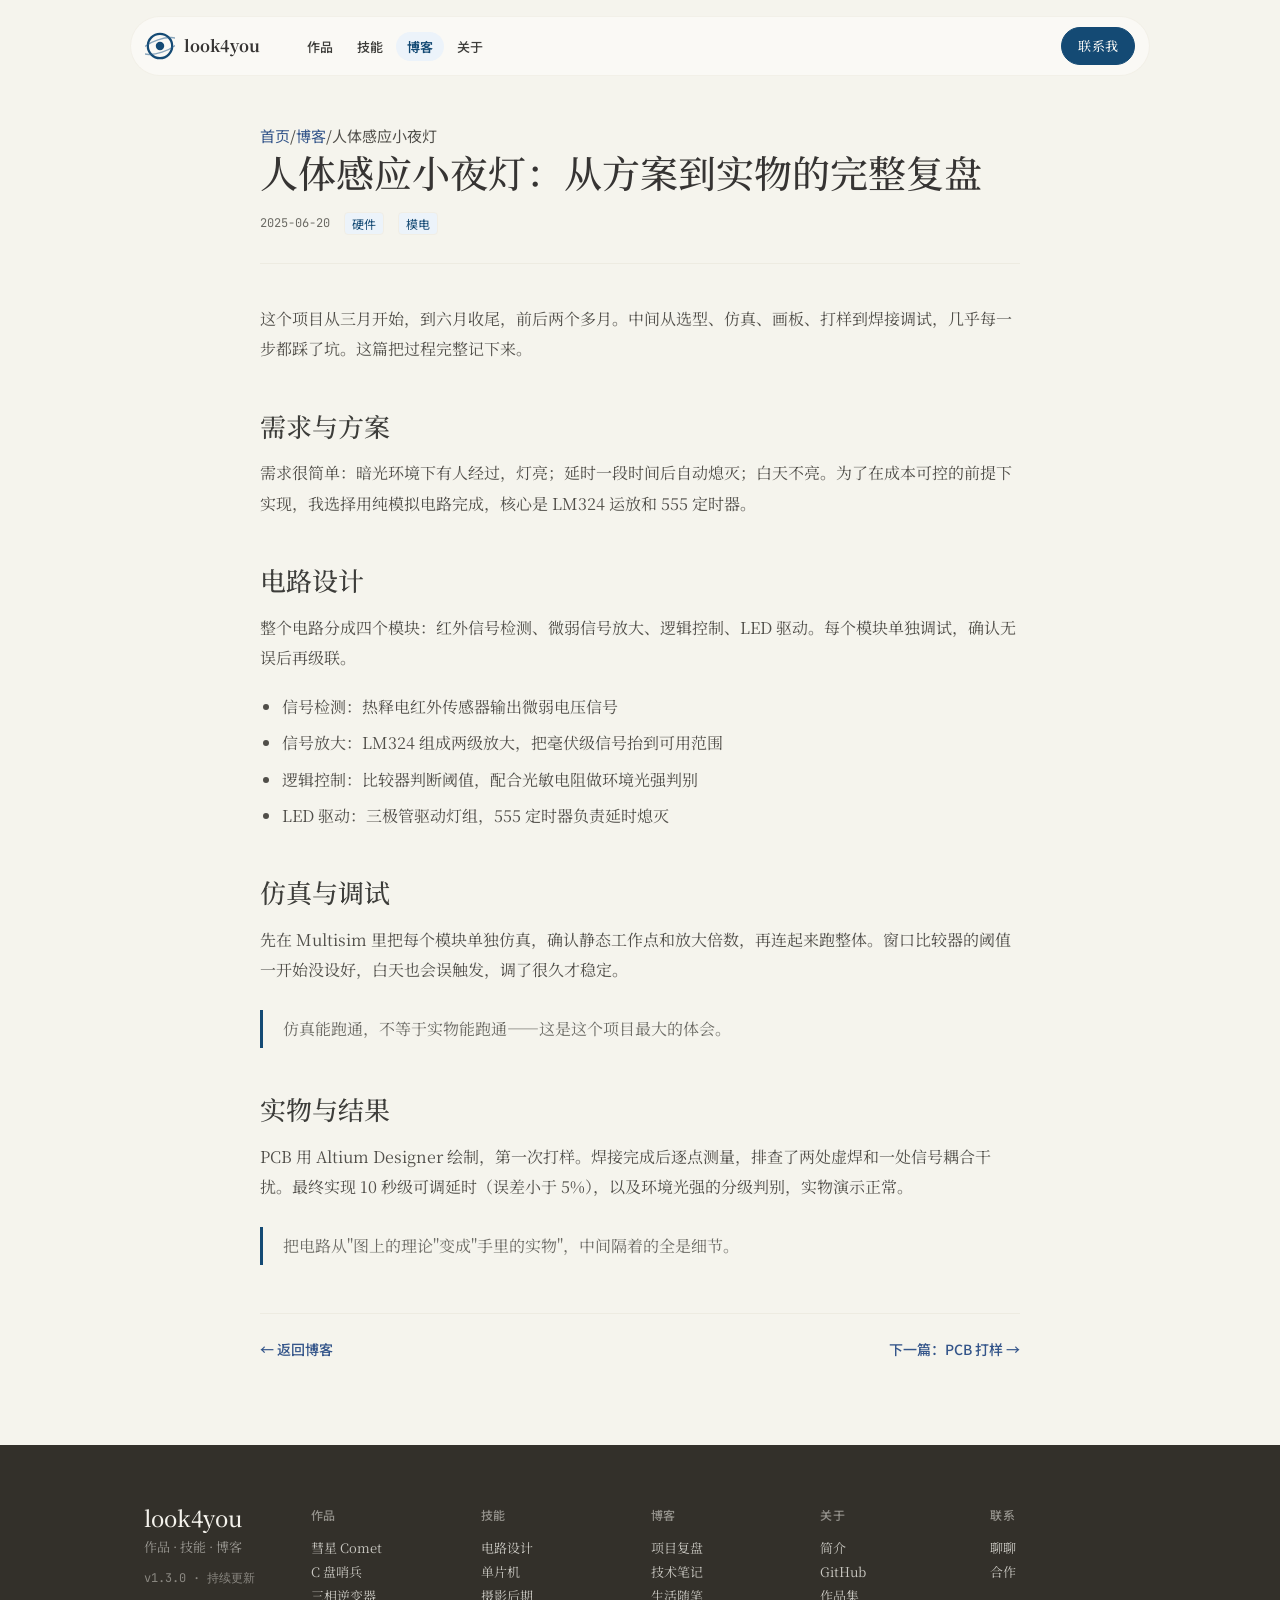
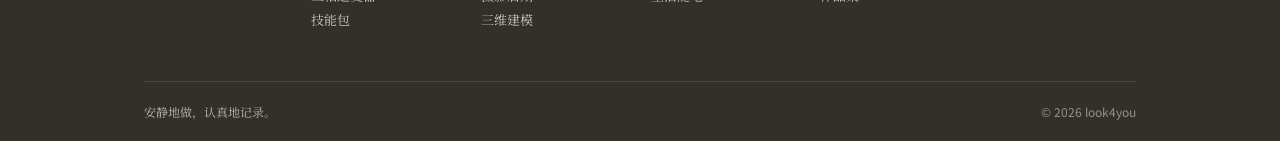
<file: post.html>
<!doctype html>
<html lang="zh-CN">
<head>
<meta charset="utf-8">
<meta name="viewport" content="width=device-width, initial-scale=1">
<title>人体感应小夜灯：从方案到实物的完整复盘 · look4you</title>
<meta name="description" content="从器件选型、Multisim 仿真，到 PCB 打样与焊接调试的完整记录。">
<link rel="preconnect" href="https://fonts.googleapis.com">
<link rel="preconnect" href="https://fonts.gstatic.com" crossorigin>
<link href="https://fonts.googleapis.com/css2?family=Noto+Serif+SC:wght@400;500;600;700&family=Noto+Sans+SC:wght@400;500;700&family=JetBrains+Mono:wght@400;500&display=swap" rel="stylesheet">
<link rel="stylesheet" href="styles.css">
</head>
<body data-page="post">

<a class="skip-link" href="#main">跳到主要内容</a>

<div class="page">

  <header class="nav-wrap">
    <nav class="site-nav" aria-label="主导航">
      <a class="nav-brand" href="index.html">
        <svg class="brand-mark" viewBox="0 0 32 32" aria-hidden="true">
          <circle cx="16" cy="16" r="13" fill="none" stroke="#144a74" stroke-width="2.4"/>
          <ellipse cx="16" cy="16" rx="20" ry="7" fill="none" stroke="#2d618c" stroke-width="1.4" opacity="0.55" transform="rotate(-18 16 16)"/>
          <circle cx="16" cy="16" r="4.5" fill="#144a74"/>
        </svg>
        <b><span data-field="nav.name" data-label="导航·品牌名" data-group="导航">look4you</span></b>
      </a>
      <div class="nav-links">
        <a href="works.html"><span data-field="nav.l1" data-label="导航·作品" data-group="导航">作品</span></a>
        <a href="skills.html"><span data-field="nav.l2" data-label="导航·技能" data-group="导航">技能</span></a>
        <a href="blog.html" class="active" aria-current="page"><span data-field="nav.l3" data-label="导航·博客" data-group="导航">博客</span></a>
        <a href="about.html"><span data-field="nav.l4" data-label="导航·关于" data-group="导航">关于</span></a>
      </div>
      <div class="nav-actions">
        <a class="btn-primary btn-sm" href="contact.html"><span data-field="nav.cta" data-label="导航·联系按钮" data-group="导航">联系我</span></a>
      </div>
    </nav>
  </header>

  <main id="main">

    <article class="article">
      <header class="article-head">
        <nav class="crumb"><a href="index.html"><span data-field="post.cr1" data-label="面包屑 1" data-group="页头">首页</span></a><span class="sep">/</span><a href="blog.html"><span data-field="post.cr2" data-label="面包屑 2" data-group="页头">博客</span></a><span class="sep">/</span><span data-field="crumb" data-label="面包屑当前页" data-group="页头">人体感应小夜灯</span></nav>
        <h1 data-field="title" data-label="文章标题" data-group="文章">人体感应小夜灯：从方案到实物的完整复盘</h1>
        <div class="article-meta">
          <span class="date" data-field="date" data-label="日期" data-group="文章">2025-06-20</span>
          <span class="tag" data-field="tag1" data-label="标签 1" data-group="文章">硬件</span>
          <span class="tag" data-field="tag2" data-label="标签 2" data-group="文章">模电</span>
        </div>
      </header>

      <div class="article-body">
        <p data-field="p1" data-label="引言" data-type="textarea" data-group="正文">这个项目从三月开始，到六月收尾，前后两个多月。中间从选型、仿真、画板、打样到焊接调试，几乎每一步都踩了坑。这篇把过程完整记下来。</p>

        <h2 data-field="h1" data-label="小标题 1" data-group="正文">需求与方案</h2>
        <p data-field="p2" data-label="段落 2" data-type="textarea" data-group="正文">需求很简单：暗光环境下有人经过，灯亮；延时一段时间后自动熄灭；白天不亮。为了在成本可控的前提下实现，我选择用纯模拟电路完成，核心是 LM324 运放和 555 定时器。</p>

        <h2 data-field="h2" data-label="小标题 2" data-group="正文">电路设计</h2>
        <p data-field="p3" data-label="段落 3" data-type="textarea" data-group="正文">整个电路分成四个模块：红外信号检测、微弱信号放大、逻辑控制、LED 驱动。每个模块单独调试，确认无误后再级联。</p>
        <ul>
          <li data-field="li1" data-label="要点 1" data-group="正文">信号检测：热释电红外传感器输出微弱电压信号</li>
          <li data-field="li2" data-label="要点 2" data-group="正文">信号放大：LM324 组成两级放大，把毫伏级信号抬到可用范围</li>
          <li data-field="li3" data-label="要点 3" data-group="正文">逻辑控制：比较器判断阈值，配合光敏电阻做环境光强判别</li>
          <li data-field="li4" data-label="要点 4" data-group="正文">LED 驱动：三极管驱动灯组，555 定时器负责延时熄灭</li>
        </ul>

        <h2 data-field="h3" data-label="小标题 3" data-group="正文">仿真与调试</h2>
        <p data-field="p4" data-label="段落 4" data-type="textarea" data-group="正文">先在 Multisim 里把每个模块单独仿真，确认静态工作点和放大倍数，再连起来跑整体。窗口比较器的阈值一开始没设好，白天也会误触发，调了很久才稳定。</p>
        <blockquote data-field="po.q1" data-label="引用 1" data-group="正文">仿真能跑通，不等于实物能跑通——这是这个项目最大的体会。</blockquote>

        <h2 data-field="h4" data-label="小标题 4" data-group="正文">实物与结果</h2>
        <p data-field="p5" data-label="段落 5" data-type="textarea" data-group="正文">PCB 用 Altium Designer 绘制，第一次打样。焊接完成后逐点测量，排查了两处虚焊和一处信号耦合干扰。最终实现 10 秒级可调延时（误差小于 5%），以及环境光强的分级判别，实物演示正常。</p>
        <blockquote data-field="po.q2" data-label="引用 2" data-group="正文">把电路从"图上的理论"变成"手里的实物"，中间隔着的全是细节。</blockquote>
      </div>

      <div class="article-foot">
        <a href="blog.html">← <span data-field="po.nav1" data-label="返回文字" data-group="页尾导航">返回博客</span></a>
        <a href="post.html"><span data-field="po.nav2" data-label="下一篇文字" data-group="页尾导航">下一篇：PCB 打样</span> →</a>
      </div>
    </article>

  </main>
</div>

<footer class="foot">
  <div class="foot-inner">
    <div class="foot-top">
      <div class="mark">
        <div class="wm-name"><span data-field="footer.name" data-label="页脚品牌名" data-group="页脚">look4you</span></div>
        <div class="wm-sub" data-field="footer.sub" data-label="页脚副标题" data-group="页脚">作品 · 技能 · 博客</div>
        <div class="wm-ver" data-field="footer.ver" data-label="页脚版本行" data-group="页脚">v1.3.0 · 持续更新</div>
      </div>
      <div class="foot-cols">
        <div class="foot-col">
          <div class="foot-col-title" data-field="footer.c1t" data-label="页脚·作品·标题" data-group="页脚">作品</div>
          <a href="work-comet.html"><span data-field="footer.c1l1" data-label="页脚·作品·链接1" data-group="页脚">彗星 Comet</span></a>
          <a href="work-sentinel.html"><span data-field="footer.c1l2" data-label="页脚·作品·链接2" data-group="页脚">C 盘哨兵</span></a>
          <a href="work-inverter.html"><span data-field="footer.c1l3" data-label="页脚·作品·链接3" data-group="页脚">三相逆变器</span></a>
          <a href="work-skills.html"><span data-field="footer.c1l4" data-label="页脚·作品·链接4" data-group="页脚">技能包</span></a>
        </div>
        <div class="foot-col">
          <div class="foot-col-title" data-field="footer.c2t" data-label="页脚·技能·标题" data-group="页脚">技能</div>
          <a href="skills.html"><span data-field="footer.c2l1" data-label="页脚·技能·链接1" data-group="页脚">电路设计</span></a>
          <a href="skills.html"><span data-field="footer.c2l2" data-label="页脚·技能·链接2" data-group="页脚">单片机</span></a>
          <a href="skills.html"><span data-field="footer.c2l3" data-label="页脚·技能·链接3" data-group="页脚">摄影后期</span></a>
          <a href="skills.html"><span data-field="footer.c2l4" data-label="页脚·技能·链接4" data-group="页脚">三维建模</span></a>
        </div>
        <div class="foot-col">
          <div class="foot-col-title" data-field="footer.c3t" data-label="页脚·博客·标题" data-group="页脚">博客</div>
          <a href="blog.html"><span data-field="footer.c3l1" data-label="页脚·博客·链接1" data-group="页脚">项目复盘</span></a>
          <a href="blog.html"><span data-field="footer.c3l2" data-label="页脚·博客·链接2" data-group="页脚">技术笔记</span></a>
          <a href="blog.html"><span data-field="footer.c3l3" data-label="页脚·博客·链接3" data-group="页脚">生活随笔</span></a>
        </div>
        <div class="foot-col">
          <div class="foot-col-title" data-field="footer.c4t" data-label="页脚·关于·标题" data-group="页脚">关于</div>
          <a href="about.html"><span data-field="footer.c4l1" data-label="页脚·关于·链接1" data-group="页脚">简介</span></a>
          <a href="https://github.com/look4you-yuan"><span data-field="footer.c4l2" data-label="页脚·关于·链接2" data-group="页脚">GitHub</span></a>
          <a href="works.html"><span data-field="footer.c4l3" data-label="页脚·关于·链接3" data-group="页脚">作品集</span></a>
        </div>
        <div class="foot-col">
          <div class="foot-col-title" data-field="footer.c5t" data-label="页脚·联系·标题" data-group="页脚">联系</div>
          <a href="contact.html"><span data-field="footer.c5l1" data-label="页脚·联系·链接1" data-group="页脚">聊聊</span></a>
          <a href="contact.html"><span data-field="footer.c5l2" data-label="页脚·联系·链接2" data-group="页脚">合作</span></a>
        </div>
      </div>
    </div>
    <div class="foot-bottom">
      <span class="ethos" data-field="footer.ethos" data-label="页脚格言" data-group="页脚">安静地做，认真地记录。</span>
      <span data-field="footer.copy" data-label="页脚版权行" data-group="页脚">© 2026 look4you</span>
    </div>
  </div>
</footer>

<script src="editor.js"></script>
<script src="motion.js"></script>

</body>
</html>
</file>
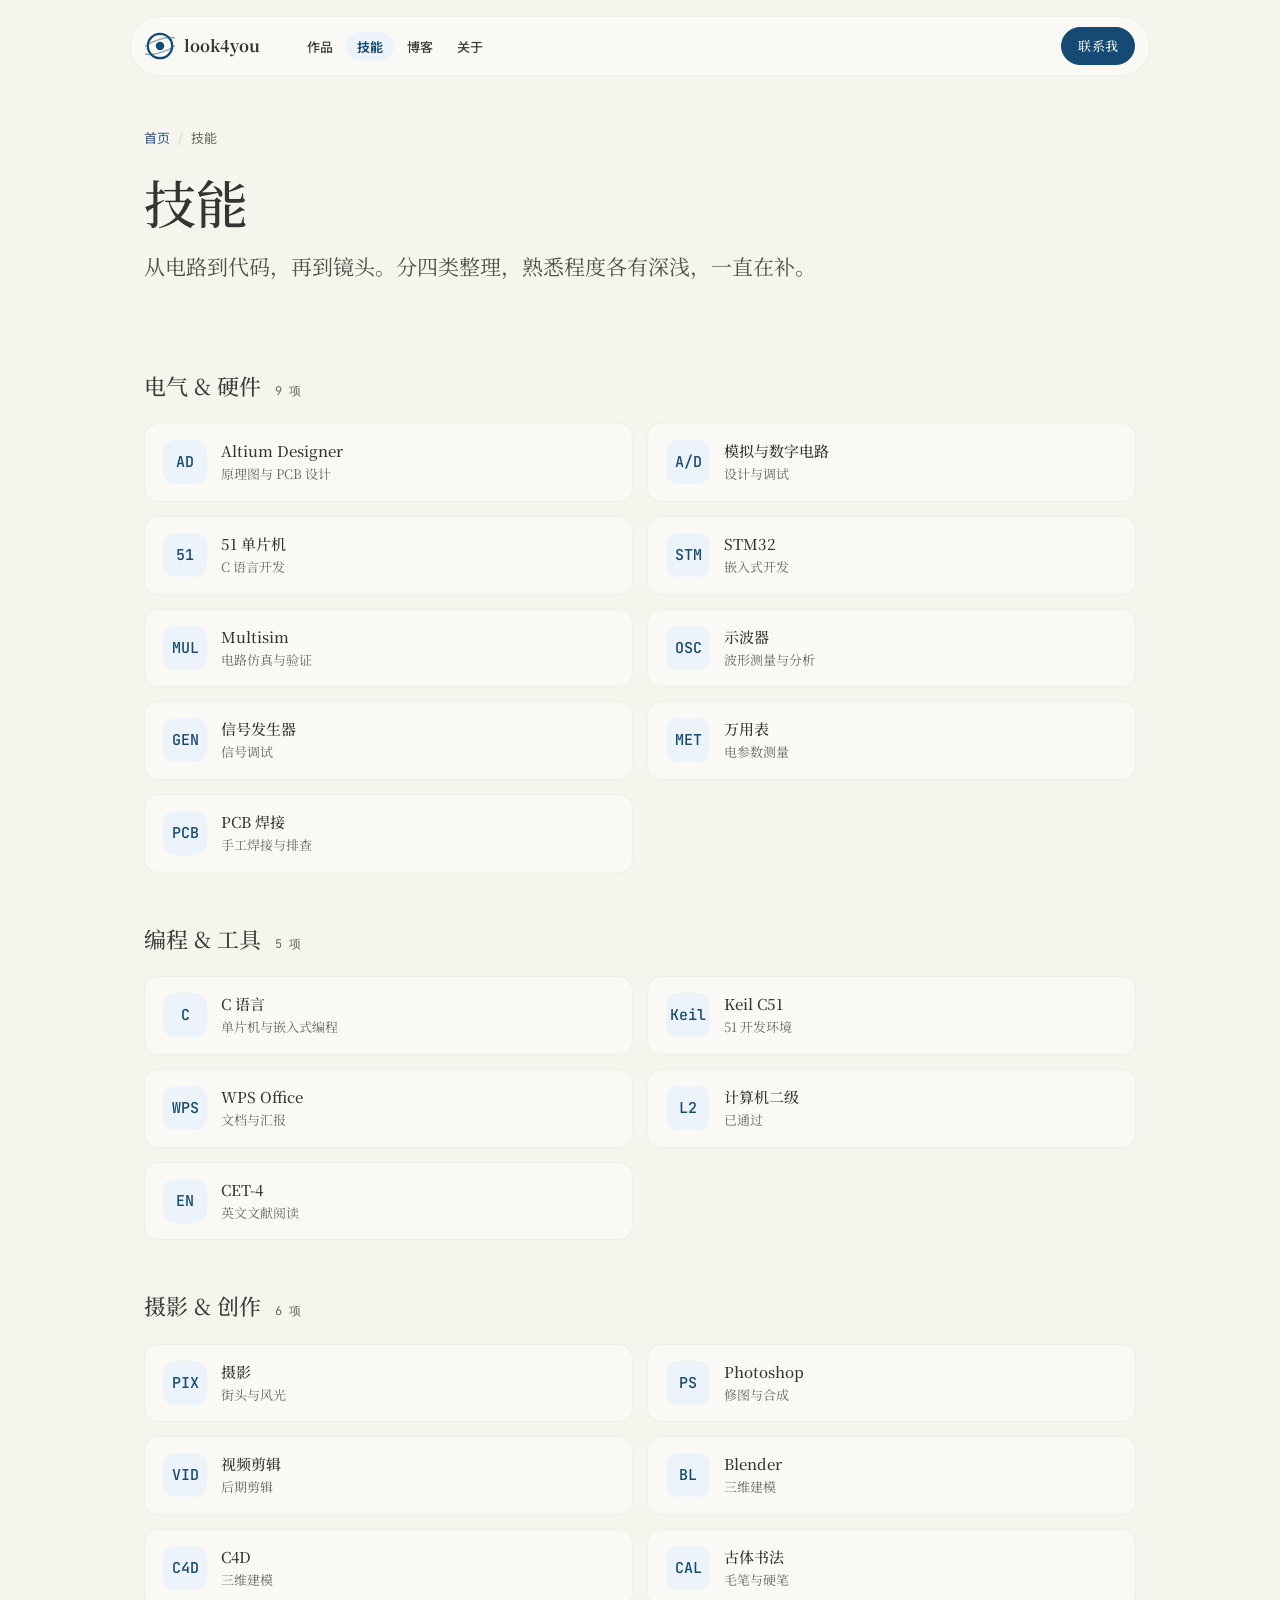
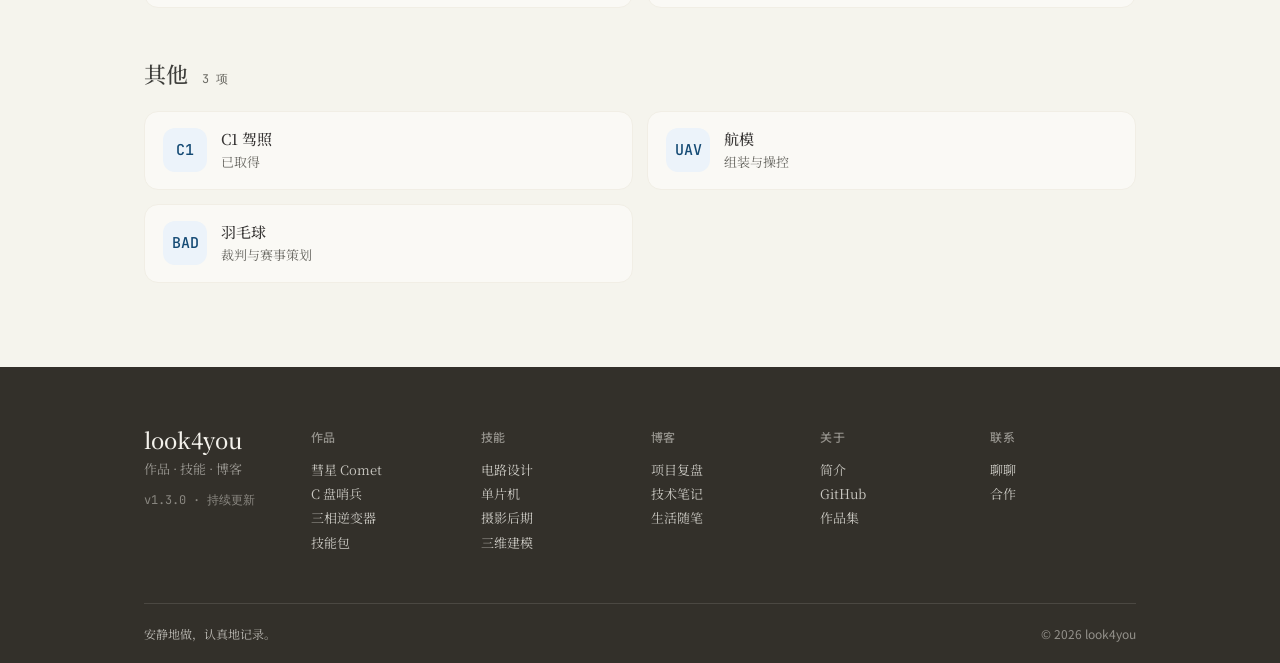
<file: skills.html>
<!doctype html>
<html lang="zh-CN">
<head>
<meta charset="utf-8">
<meta name="viewport" content="width=device-width, initial-scale=1">
<title>技能 · look4you</title>
<meta name="description" content="look4you 的技能清单。">
<link rel="preconnect" href="https://fonts.googleapis.com">
<link rel="preconnect" href="https://fonts.gstatic.com" crossorigin>
<link href="https://fonts.googleapis.com/css2?family=Noto+Serif+SC:wght@400;500;600;700&family=Noto+Sans+SC:wght@400;500;700&family=JetBrains+Mono:wght@400;500&display=swap" rel="stylesheet">
<link rel="stylesheet" href="styles.css">
</head>
<body data-page="skills">

<a class="skip-link" href="#main">跳到主要内容</a>

<div class="page">

  <header class="nav-wrap">
    <nav class="site-nav" aria-label="主导航">
      <a class="nav-brand" href="index.html">
        <svg class="brand-mark" viewBox="0 0 32 32" aria-hidden="true">
          <circle cx="16" cy="16" r="13" fill="none" stroke="#144a74" stroke-width="2.4"/>
          <ellipse cx="16" cy="16" rx="20" ry="7" fill="none" stroke="#2d618c" stroke-width="1.4" opacity="0.55" transform="rotate(-18 16 16)"/>
          <circle cx="16" cy="16" r="4.5" fill="#144a74"/>
        </svg>
        <b><span data-field="nav.name" data-label="导航·品牌名" data-group="导航">look4you</span></b>
      </a>
      <div class="nav-links">
        <a href="works.html"><span data-field="nav.l1" data-label="导航·作品" data-group="导航">作品</span></a>
        <a href="skills.html" class="active" aria-current="page"><span data-field="nav.l2" data-label="导航·技能" data-group="导航">技能</span></a>
        <a href="blog.html"><span data-field="nav.l3" data-label="导航·博客" data-group="导航">博客</span></a>
        <a href="about.html"><span data-field="nav.l4" data-label="导航·关于" data-group="导航">关于</span></a>
      </div>
      <div class="nav-actions">
        <a class="btn-primary btn-sm" href="contact.html"><span data-field="nav.cta" data-label="导航·联系按钮" data-group="导航">联系我</span></a>
      </div>
    </nav>
  </header>

  <main id="main">

    <section class="page-hero">
      <nav class="crumb"><a href="index.html"><span data-field="skills.cr1" data-label="面包屑 1" data-group="页头">首页</span></a><span class="sep">/</span><span data-field="crumb" data-label="面包屑当前页" data-group="页头">技能</span></nav>
      <h1 data-field="page.title" data-label="页面标题" data-group="页头">技能</h1>
      <p class="lede" data-field="page.lede" data-label="页面导语" data-type="textarea" data-group="页头">从电路到代码，再到镜头。分四类整理，熟悉程度各有深浅，一直在补。</p>
    </section>

    <section class="skill-section">
      <div class="skill-section-head">
        <h2 class="skill-section-title" data-field="s1.title" data-label="分类标题" data-group="分类一">电气 & 硬件</h2>
        <span class="skill-section-count" data-field="s1.count" data-label="数量标注" data-group="分类一">9 项</span>
      </div>
      <div class="skill-detail-list" data-list="skills-1" data-label="电气 & 硬件">
        <div class="skill-detail" data-item><span class="sd-glyph" data-field="glyph" data-label="图标字">AD</span><div><div class="sd-name" data-field="name" data-label="名称">Altium Designer</div><div class="sd-desc" data-field="desc" data-label="说明">原理图与 PCB 设计</div></div></div>
        <div class="skill-detail" data-item><span class="sd-glyph" data-field="glyph" data-label="图标字">A/D</span><div><div class="sd-name" data-field="name" data-label="名称">模拟与数字电路</div><div class="sd-desc" data-field="desc" data-label="说明">设计与调试</div></div></div>
        <div class="skill-detail" data-item><span class="sd-glyph" data-field="glyph" data-label="图标字">51</span><div><div class="sd-name" data-field="name" data-label="名称">51 单片机</div><div class="sd-desc" data-field="desc" data-label="说明">C 语言开发</div></div></div>
        <div class="skill-detail" data-item><span class="sd-glyph" data-field="glyph" data-label="图标字">STM</span><div><div class="sd-name" data-field="name" data-label="名称">STM32</div><div class="sd-desc" data-field="desc" data-label="说明">嵌入式开发</div></div></div>
        <div class="skill-detail" data-item><span class="sd-glyph" data-field="glyph" data-label="图标字">MUL</span><div><div class="sd-name" data-field="name" data-label="名称">Multisim</div><div class="sd-desc" data-field="desc" data-label="说明">电路仿真与验证</div></div></div>
        <div class="skill-detail" data-item><span class="sd-glyph" data-field="glyph" data-label="图标字">OSC</span><div><div class="sd-name" data-field="name" data-label="名称">示波器</div><div class="sd-desc" data-field="desc" data-label="说明">波形测量与分析</div></div></div>
        <div class="skill-detail" data-item><span class="sd-glyph" data-field="glyph" data-label="图标字">GEN</span><div><div class="sd-name" data-field="name" data-label="名称">信号发生器</div><div class="sd-desc" data-field="desc" data-label="说明">信号调试</div></div></div>
        <div class="skill-detail" data-item><span class="sd-glyph" data-field="glyph" data-label="图标字">MET</span><div><div class="sd-name" data-field="name" data-label="名称">万用表</div><div class="sd-desc" data-field="desc" data-label="说明">电参数测量</div></div></div>
        <div class="skill-detail" data-item><span class="sd-glyph" data-field="glyph" data-label="图标字">PCB</span><div><div class="sd-name" data-field="name" data-label="名称">PCB 焊接</div><div class="sd-desc" data-field="desc" data-label="说明">手工焊接与排查</div></div></div>
      </div>
    </section>

    <section class="skill-section">
      <div class="skill-section-head">
        <h2 class="skill-section-title" data-field="s2.title" data-label="分类标题" data-group="分类二">编程 & 工具</h2>
        <span class="skill-section-count" data-field="s2.count" data-label="数量标注" data-group="分类二">5 项</span>
      </div>
      <div class="skill-detail-list" data-list="skills-2" data-label="编程 & 工具">
        <div class="skill-detail" data-item><span class="sd-glyph" data-field="glyph" data-label="图标字">C</span><div><div class="sd-name" data-field="name" data-label="名称">C 语言</div><div class="sd-desc" data-field="desc" data-label="说明">单片机与嵌入式编程</div></div></div>
        <div class="skill-detail" data-item><span class="sd-glyph" data-field="glyph" data-label="图标字">Keil</span><div><div class="sd-name" data-field="name" data-label="名称">Keil C51</div><div class="sd-desc" data-field="desc" data-label="说明">51 开发环境</div></div></div>
        <div class="skill-detail" data-item><span class="sd-glyph" data-field="glyph" data-label="图标字">WPS</span><div><div class="sd-name" data-field="name" data-label="名称">WPS Office</div><div class="sd-desc" data-field="desc" data-label="说明">文档与汇报</div></div></div>
        <div class="skill-detail" data-item><span class="sd-glyph" data-field="glyph" data-label="图标字">L2</span><div><div class="sd-name" data-field="name" data-label="名称">计算机二级</div><div class="sd-desc" data-field="desc" data-label="说明">已通过</div></div></div>
        <div class="skill-detail" data-item><span class="sd-glyph" data-field="glyph" data-label="图标字">EN</span><div><div class="sd-name" data-field="name" data-label="名称">CET-4</div><div class="sd-desc" data-field="desc" data-label="说明">英文文献阅读</div></div></div>
      </div>
    </section>

    <section class="skill-section">
      <div class="skill-section-head">
        <h2 class="skill-section-title" data-field="s3.title" data-label="分类标题" data-group="分类三">摄影 & 创作</h2>
        <span class="skill-section-count" data-field="s3.count" data-label="数量标注" data-group="分类三">6 项</span>
      </div>
      <div class="skill-detail-list" data-list="skills-3" data-label="摄影 & 创作">
        <div class="skill-detail" data-item><span class="sd-glyph" data-field="glyph" data-label="图标字">PIX</span><div><div class="sd-name" data-field="name" data-label="名称">摄影</div><div class="sd-desc" data-field="desc" data-label="说明">街头与风光</div></div></div>
        <div class="skill-detail" data-item><span class="sd-glyph" data-field="glyph" data-label="图标字">PS</span><div><div class="sd-name" data-field="name" data-label="名称">Photoshop</div><div class="sd-desc" data-field="desc" data-label="说明">修图与合成</div></div></div>
        <div class="skill-detail" data-item><span class="sd-glyph" data-field="glyph" data-label="图标字">VID</span><div><div class="sd-name" data-field="name" data-label="名称">视频剪辑</div><div class="sd-desc" data-field="desc" data-label="说明">后期剪辑</div></div></div>
        <div class="skill-detail" data-item><span class="sd-glyph" data-field="glyph" data-label="图标字">BL</span><div><div class="sd-name" data-field="name" data-label="名称">Blender</div><div class="sd-desc" data-field="desc" data-label="说明">三维建模</div></div></div>
        <div class="skill-detail" data-item><span class="sd-glyph" data-field="glyph" data-label="图标字">C4D</span><div><div class="sd-name" data-field="name" data-label="名称">C4D</div><div class="sd-desc" data-field="desc" data-label="说明">三维建模</div></div></div>
        <div class="skill-detail" data-item><span class="sd-glyph" data-field="glyph" data-label="图标字">CAL</span><div><div class="sd-name" data-field="name" data-label="名称">古体书法</div><div class="sd-desc" data-field="desc" data-label="说明">毛笔与硬笔</div></div></div>
      </div>
    </section>

    <section class="skill-section">
      <div class="skill-section-head">
        <h2 class="skill-section-title" data-field="s4.title" data-label="分类标题" data-group="分类四">其他</h2>
        <span class="skill-section-count" data-field="s4.count" data-label="数量标注" data-group="分类四">3 项</span>
      </div>
      <div class="skill-detail-list" data-list="skills-4" data-label="其他">
        <div class="skill-detail" data-item><span class="sd-glyph" data-field="glyph" data-label="图标字">C1</span><div><div class="sd-name" data-field="name" data-label="名称">C1 驾照</div><div class="sd-desc" data-field="desc" data-label="说明">已取得</div></div></div>
        <div class="skill-detail" data-item><span class="sd-glyph" data-field="glyph" data-label="图标字">UAV</span><div><div class="sd-name" data-field="name" data-label="名称">航模</div><div class="sd-desc" data-field="desc" data-label="说明">组装与操控</div></div></div>
        <div class="skill-detail" data-item><span class="sd-glyph" data-field="glyph" data-label="图标字">BAD</span><div><div class="sd-name" data-field="name" data-label="名称">羽毛球</div><div class="sd-desc" data-field="desc" data-label="说明">裁判与赛事策划</div></div></div>
      </div>
    </section>

  </main>
</div>

<footer class="foot">
  <div class="foot-inner">
    <div class="foot-top">
      <div class="mark">
        <div class="wm-name"><span data-field="footer.name" data-label="页脚品牌名" data-group="页脚">look4you</span></div>
        <div class="wm-sub" data-field="footer.sub" data-label="页脚副标题" data-group="页脚">作品 · 技能 · 博客</div>
        <div class="wm-ver" data-field="footer.ver" data-label="页脚版本行" data-group="页脚">v1.3.0 · 持续更新</div>
      </div>
      <div class="foot-cols">
        <div class="foot-col">
          <div class="foot-col-title" data-field="footer.c1t" data-label="页脚·作品·标题" data-group="页脚">作品</div>
          <a href="work-comet.html"><span data-field="footer.c1l1" data-label="页脚·作品·链接1" data-group="页脚">彗星 Comet</span></a>
          <a href="work-sentinel.html"><span data-field="footer.c1l2" data-label="页脚·作品·链接2" data-group="页脚">C 盘哨兵</span></a>
          <a href="work-inverter.html"><span data-field="footer.c1l3" data-label="页脚·作品·链接3" data-group="页脚">三相逆变器</span></a>
          <a href="work-skills.html"><span data-field="footer.c1l4" data-label="页脚·作品·链接4" data-group="页脚">技能包</span></a>
        </div>
        <div class="foot-col">
          <div class="foot-col-title" data-field="footer.c2t" data-label="页脚·技能·标题" data-group="页脚">技能</div>
          <a href="skills.html"><span data-field="footer.c2l1" data-label="页脚·技能·链接1" data-group="页脚">电路设计</span></a>
          <a href="skills.html"><span data-field="footer.c2l2" data-label="页脚·技能·链接2" data-group="页脚">单片机</span></a>
          <a href="skills.html"><span data-field="footer.c2l3" data-label="页脚·技能·链接3" data-group="页脚">摄影后期</span></a>
          <a href="skills.html"><span data-field="footer.c2l4" data-label="页脚·技能·链接4" data-group="页脚">三维建模</span></a>
        </div>
        <div class="foot-col">
          <div class="foot-col-title" data-field="footer.c3t" data-label="页脚·博客·标题" data-group="页脚">博客</div>
          <a href="blog.html"><span data-field="footer.c3l1" data-label="页脚·博客·链接1" data-group="页脚">项目复盘</span></a>
          <a href="blog.html"><span data-field="footer.c3l2" data-label="页脚·博客·链接2" data-group="页脚">技术笔记</span></a>
          <a href="blog.html"><span data-field="footer.c3l3" data-label="页脚·博客·链接3" data-group="页脚">生活随笔</span></a>
        </div>
        <div class="foot-col">
          <div class="foot-col-title" data-field="footer.c4t" data-label="页脚·关于·标题" data-group="页脚">关于</div>
          <a href="about.html"><span data-field="footer.c4l1" data-label="页脚·关于·链接1" data-group="页脚">简介</span></a>
          <a href="https://github.com/look4you-yuan"><span data-field="footer.c4l2" data-label="页脚·关于·链接2" data-group="页脚">GitHub</span></a>
          <a href="works.html"><span data-field="footer.c4l3" data-label="页脚·关于·链接3" data-group="页脚">作品集</span></a>
        </div>
        <div class="foot-col">
          <div class="foot-col-title" data-field="footer.c5t" data-label="页脚·联系·标题" data-group="页脚">联系</div>
          <a href="contact.html"><span data-field="footer.c5l1" data-label="页脚·联系·链接1" data-group="页脚">聊聊</span></a>
          <a href="contact.html"><span data-field="footer.c5l2" data-label="页脚·联系·链接2" data-group="页脚">合作</span></a>
        </div>
      </div>
    </div>
    <div class="foot-bottom">
      <span class="ethos" data-field="footer.ethos" data-label="页脚格言" data-group="页脚">安静地做，认真地记录。</span>
      <span data-field="footer.copy" data-label="页脚版权行" data-group="页脚">© 2026 look4you</span>
    </div>
  </div>
</footer>

<script src="editor.js"></script>
<script src="motion.js"></script>

</body>
</html>
</file>
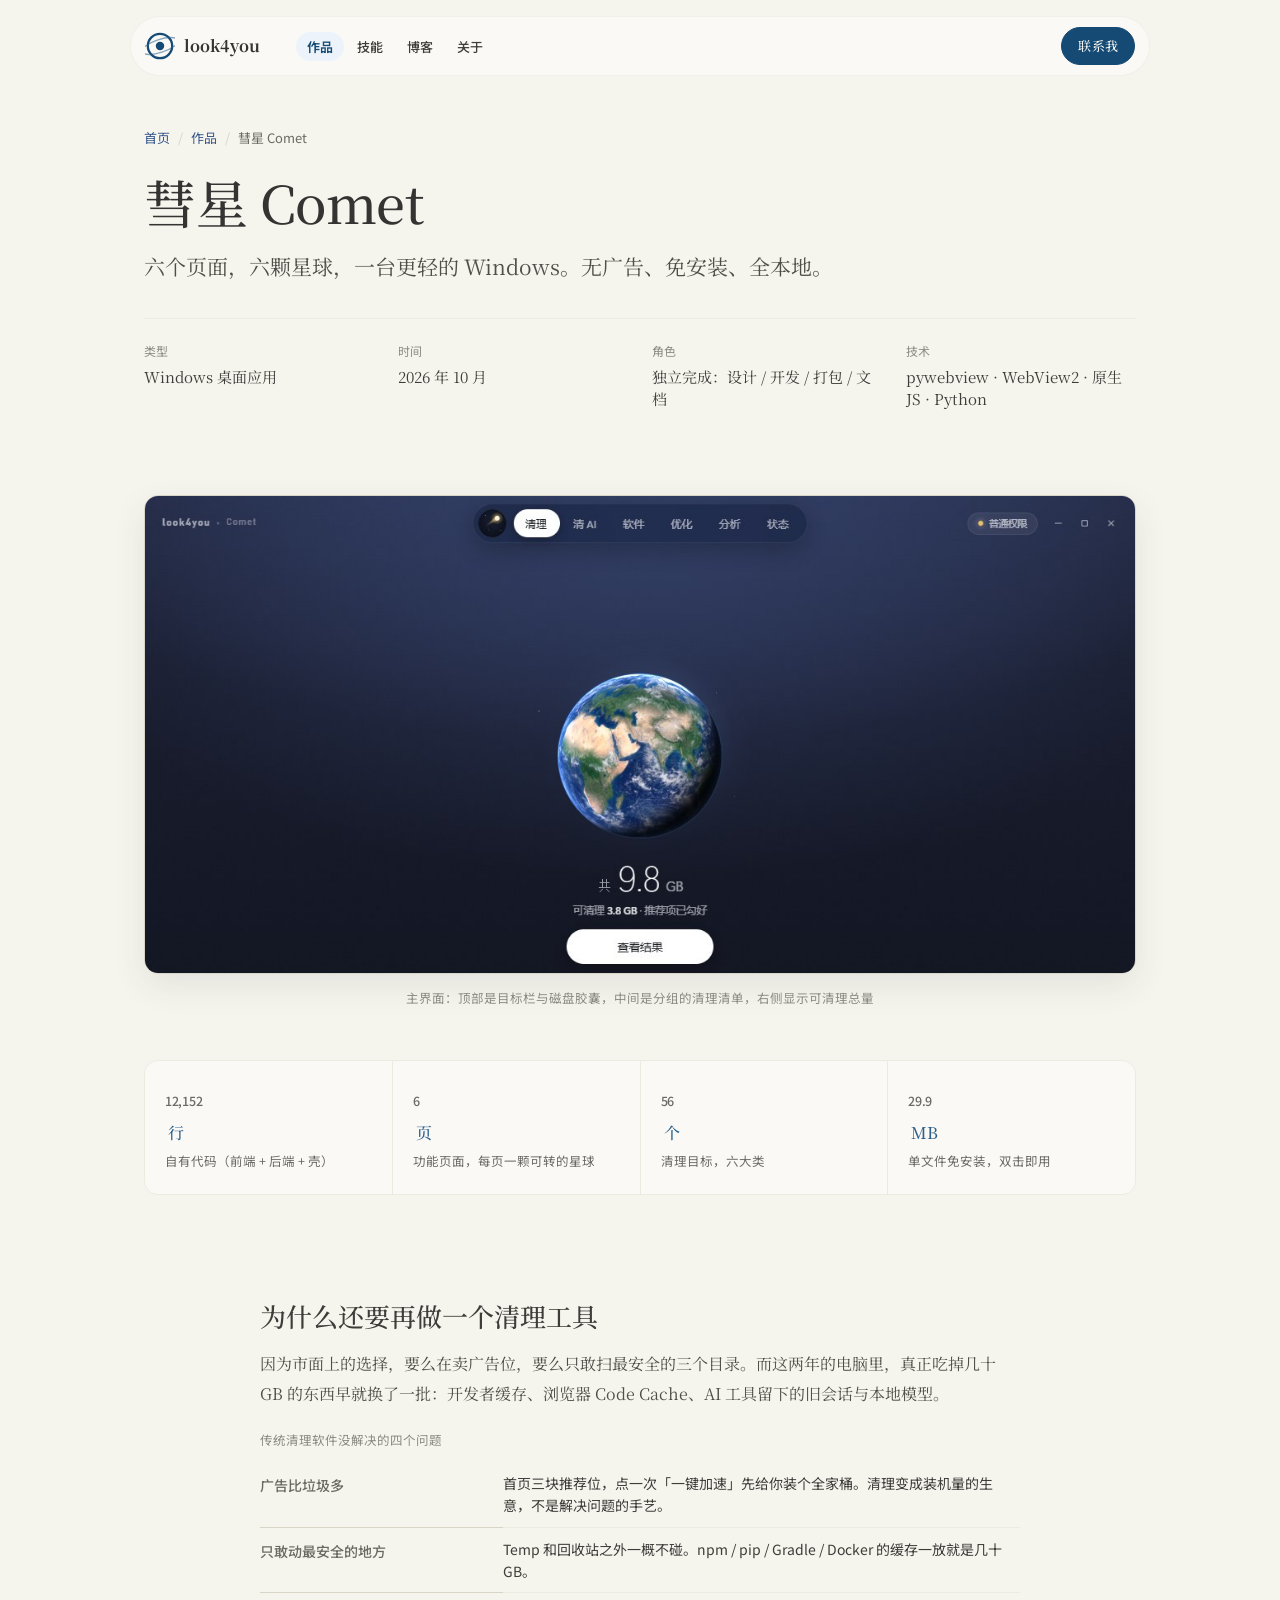
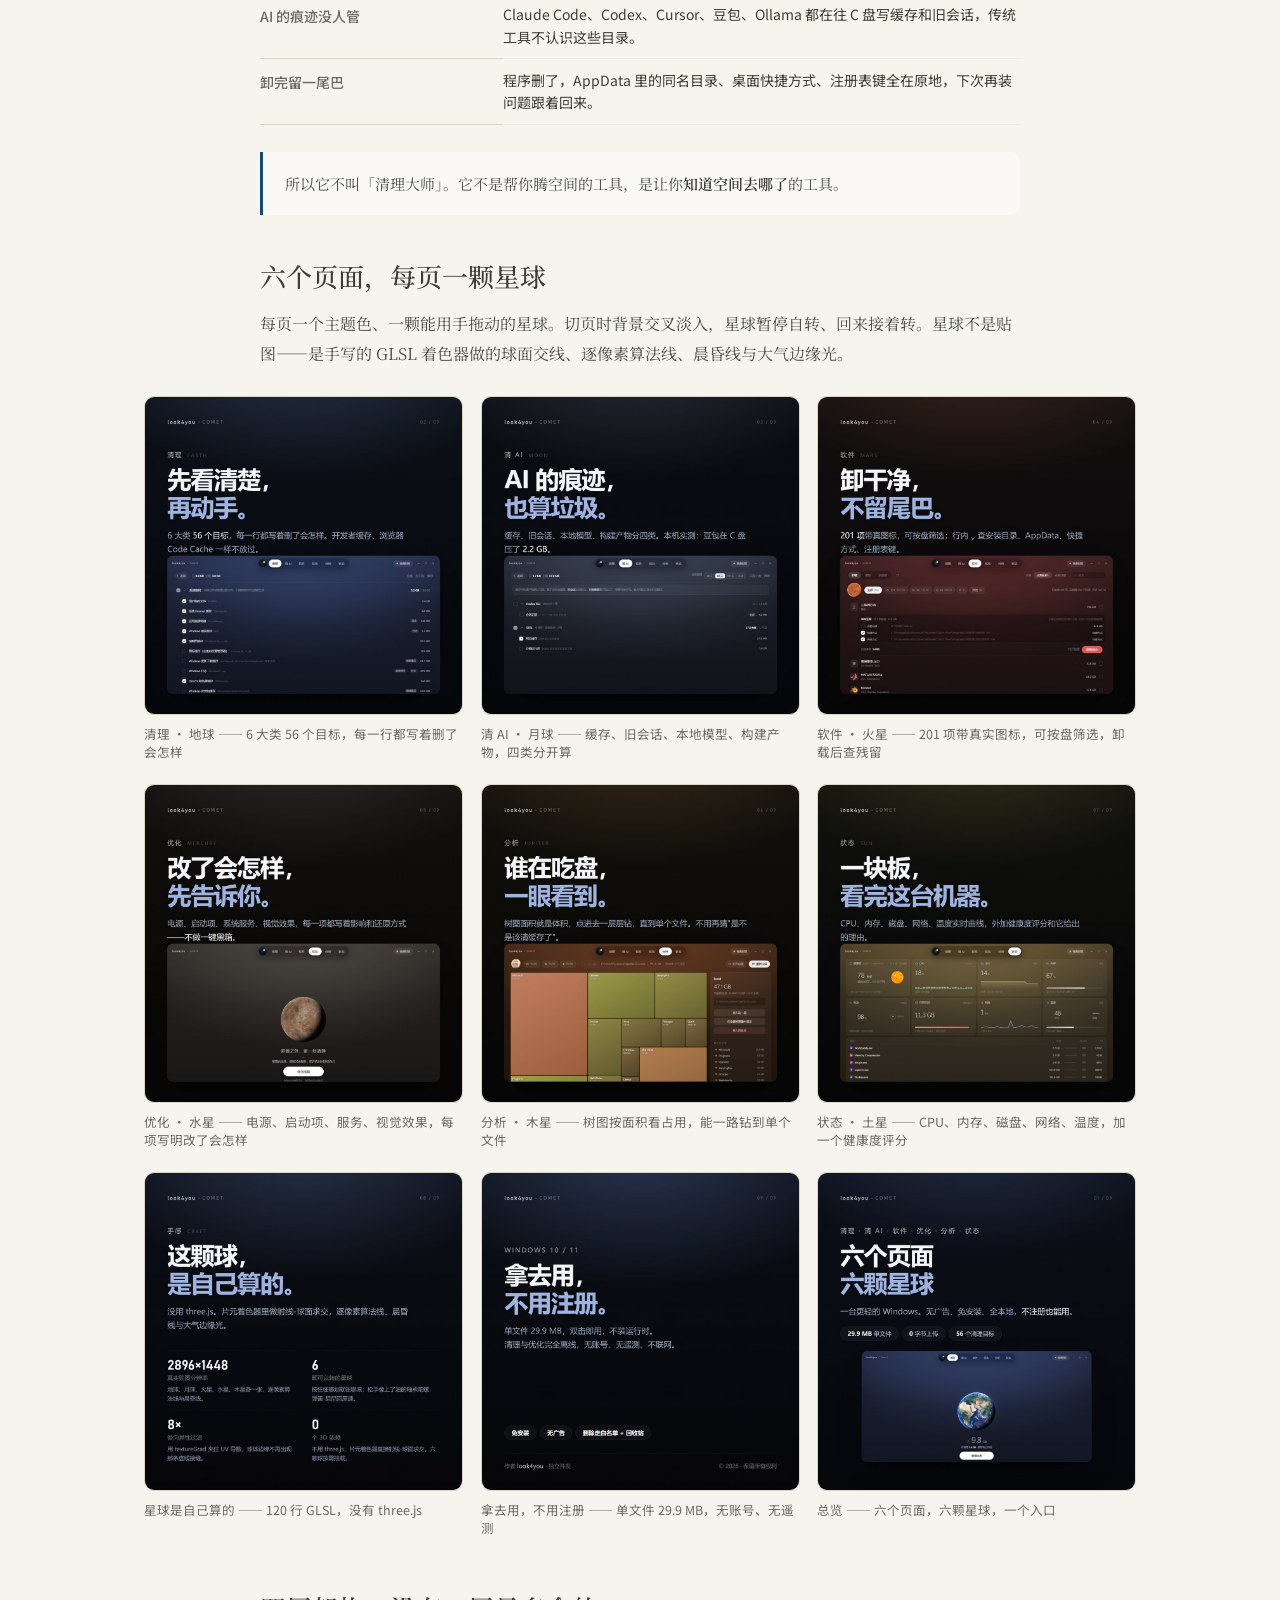
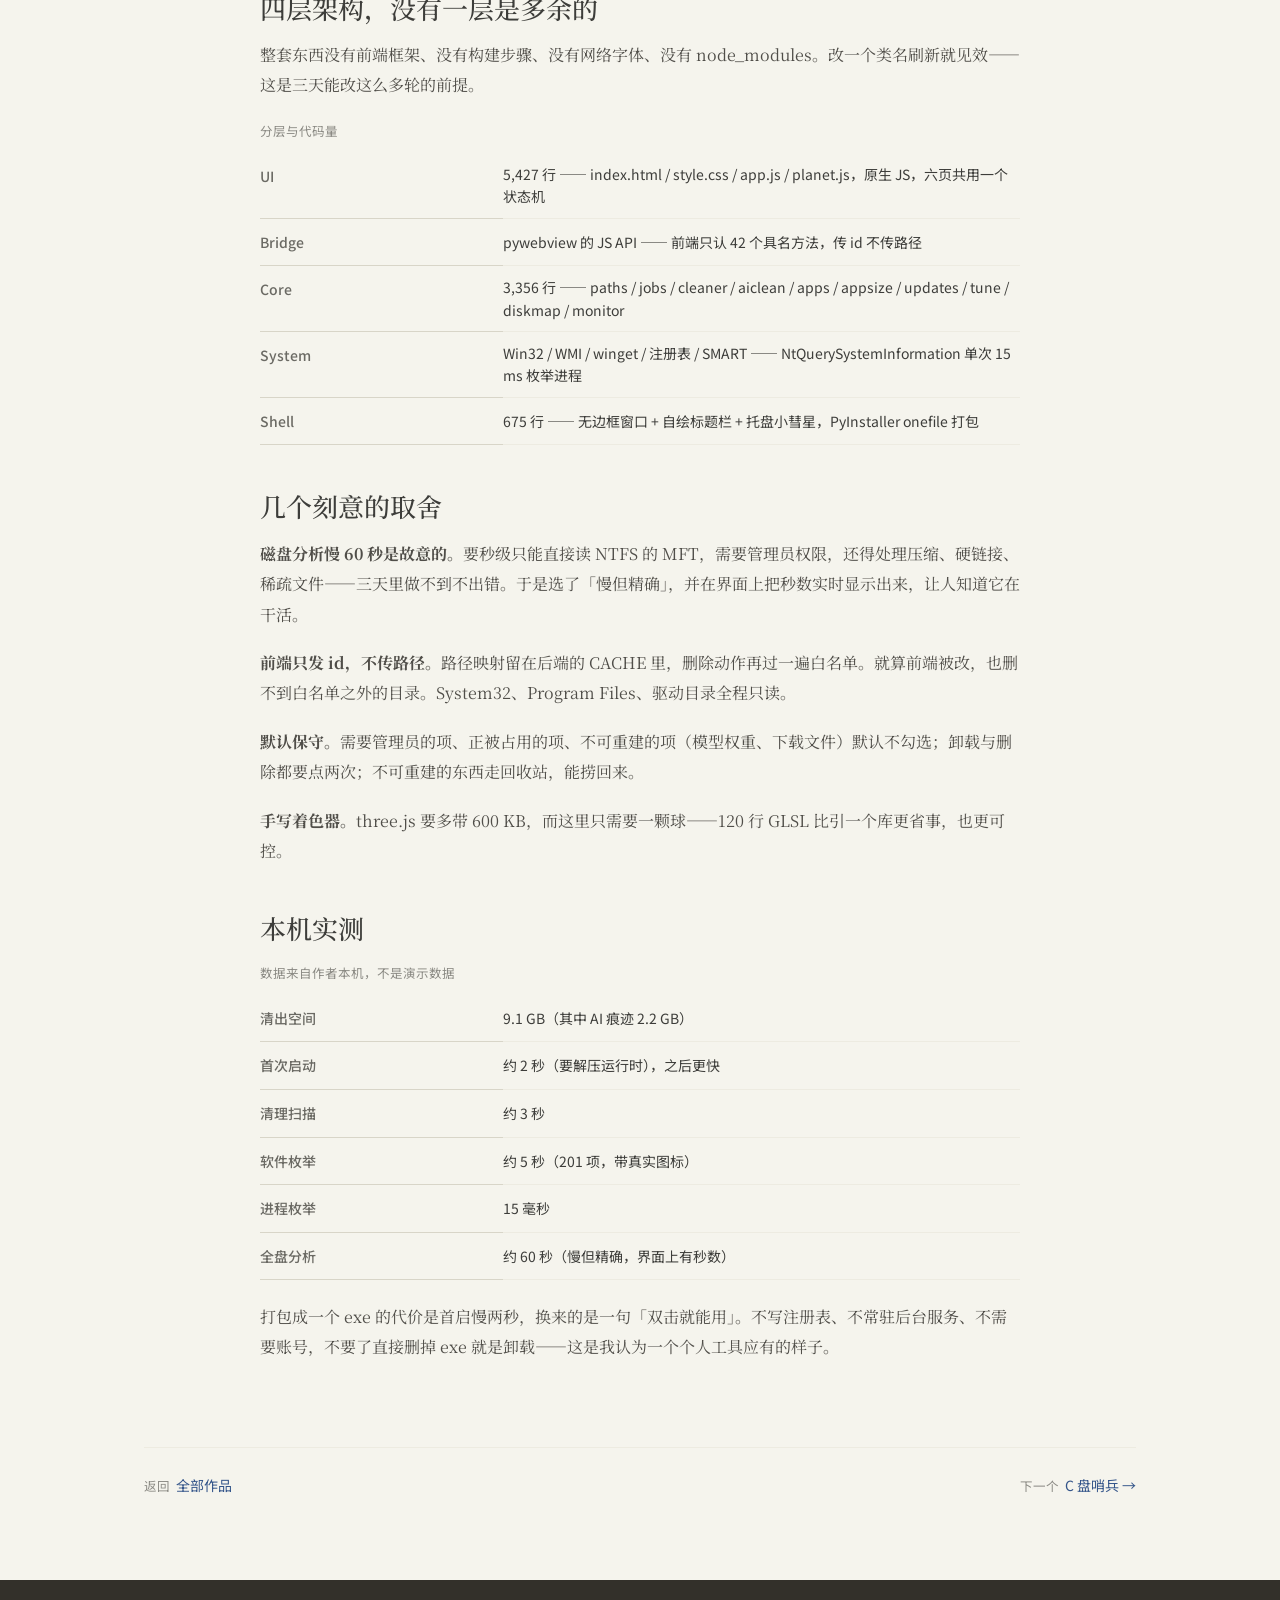
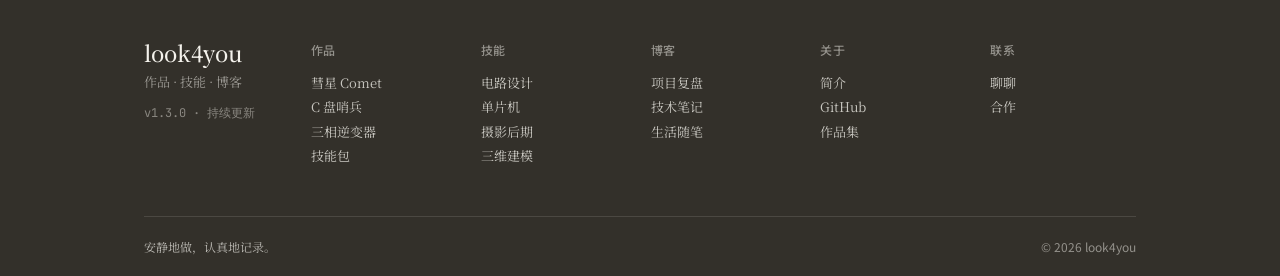
<file: work-comet.html>
<!doctype html>
<html lang="zh-CN">
<head>
<meta charset="utf-8">
<meta name="viewport" content="width=device-width, initial-scale=1">
<title>彗星 Comet · 作品 · look4you</title>
<meta name="description" content="彗星 Comet：一个 Windows 清理与调校工具，六页六星球，单文件免安装，全本地运行。">
<link rel="preconnect" href="https://fonts.googleapis.com">
<link rel="preconnect" href="https://fonts.gstatic.com" crossorigin>
<link href="https://fonts.googleapis.com/css2?family=Noto+Serif+SC:wght@400;500;600;700&family=Noto+Sans+SC:wght@400;500;700&family=JetBrains+Mono:wght@400;500&display=swap" rel="stylesheet">
<link rel="stylesheet" href="styles.css">
</head>
<body data-page="work-comet">

<a class="skip-link" href="#main">跳到主要内容</a>

<div class="page">

  <header class="nav-wrap">
    <nav class="site-nav" aria-label="主导航">
      <a class="nav-brand" href="index.html">
        <svg class="brand-mark" viewBox="0 0 32 32" aria-hidden="true">
          <circle cx="16" cy="16" r="13" fill="none" stroke="#144a74" stroke-width="2.4"/>
          <ellipse cx="16" cy="16" rx="20" ry="7" fill="none" stroke="#2d618c" stroke-width="1.4" opacity="0.55" transform="rotate(-18 16 16)"/>
          <circle cx="16" cy="16" r="4.5" fill="#144a74"/>
        </svg>
        <b><span data-field="nav.name" data-label="导航·品牌名" data-group="导航">look4you</span></b>
      </a>
      <div class="nav-links">
        <a href="works.html" class="active" aria-current="page"><span data-field="nav.l1" data-label="导航·作品" data-group="导航">作品</span></a>
        <a href="skills.html"><span data-field="nav.l2" data-label="导航·技能" data-group="导航">技能</span></a>
        <a href="blog.html"><span data-field="nav.l3" data-label="导航·博客" data-group="导航">博客</span></a>
        <a href="about.html"><span data-field="nav.l4" data-label="导航·关于" data-group="导航">关于</span></a>
      </div>
      <div class="nav-actions">
        <a class="btn-primary btn-sm" href="contact.html"><span data-field="nav.cta" data-label="导航·联系按钮" data-group="导航">联系我</span></a>
      </div>
    </nav>
  </header>

  <main id="main">

    <section class="page-hero">
      <nav class="crumb"><a href="index.html"><span data-field="comet.cr1" data-label="面包屑 1" data-group="页头">首页</span></a><span class="sep">/</span><a href="works.html"><span data-field="comet.cr2" data-label="面包屑 2" data-group="页头">作品</span></a><span class="sep">/</span><span data-field="crumb" data-label="面包屑当前页" data-group="页头">彗星 Comet</span></nav>
      <h1 data-field="comet.title" data-label="标题" data-group="页头">彗星 Comet</h1>
      <p class="lede" data-field="comet.lede" data-label="导语" data-type="textarea" data-group="页头">六个页面，六颗星球，一台更轻的 Windows。无广告、免安装、全本地。</p>
      <dl class="work-meta">
        <div><dt data-field="comet.d1" data-label="元信息标签 1" data-group="页头">类型</dt><dd data-field="comet.m1" data-label="类型" data-group="页头">Windows 桌面应用</dd></div>
        <div><dt data-field="comet.d2" data-label="元信息标签 2" data-group="页头">时间</dt><dd data-field="comet.m2" data-label="时间" data-group="页头">2026 年 10 月</dd></div>
        <div><dt data-field="comet.d3" data-label="元信息标签 3" data-group="页头">角色</dt><dd data-field="comet.m3" data-label="角色" data-group="页头">独立完成：设计 / 开发 / 打包 / 文档</dd></div>
        <div><dt data-field="comet.d4" data-label="元信息标签 4" data-group="页头">技术</dt><dd data-field="comet.m4" data-label="技术" data-group="页头">pywebview · WebView2 · 原生 JS · Python</dd></div>
      </dl>
    </section>

    <figure class="work-cover">
      <img src="assets/works/comet/cover.jpg" alt="彗星 Comet 主界面" loading="lazy">
      <figcaption data-field="comet.cap1" data-label="图注 1" data-group="图注">主界面：顶部是目标栏与磁盘胶囊，中间是分组的清理清单，右侧显示可清理总量</figcaption>
    </figure>

    <div class="stat-row">
      <div class="stat"><b><span data-field="comet.s1v" data-label="数据 1 数值" data-group="数据条">12,152</span><em data-field="comet.u1" data-label="数据 1 单位" data-group="数据条">行</em></b><span data-field="comet.s1l" data-label="数据 1 说明" data-group="数据条">自有代码（前端 + 后端 + 壳）</span></div>
      <div class="stat"><b><span data-field="comet.s2v" data-label="数据 2 数值" data-group="数据条">6</span><em data-field="comet.u2" data-label="数据 2 单位" data-group="数据条">页</em></b><span data-field="comet.s2l" data-label="数据 2 说明" data-group="数据条">功能页面，每页一颗可转的星球</span></div>
      <div class="stat"><b><span data-field="comet.s3v" data-label="数据 3 数值" data-group="数据条">56</span><em data-field="comet.u3" data-label="数据 3 单位" data-group="数据条">个</em></b><span data-field="comet.s3l" data-label="数据 3 说明" data-group="数据条">清理目标，六大类</span></div>
      <div class="stat"><b><span data-field="comet.s4v" data-label="数据 4 数值" data-group="数据条">29.9</span><em data-field="comet.u4" data-label="数据 4 单位" data-group="数据条">MB</em></b><span data-field="comet.s4l" data-label="数据 4 说明" data-group="数据条">单文件免安装，双击即用</span></div>
    </div>

    <section class="article">
      <div class="article-body">

        <h2 data-field="comet.h1" data-label="小标题1" data-group="正文">为什么还要再做一个清理工具</h2>
        <p data-field="comet.p1" data-label="段落1" data-type="textarea" data-group="正文">因为市面上的选择，要么在卖广告位，要么只敢扫最安全的三个目录。而这两年的电脑里，真正吃掉几十 GB 的东西早就换了一批：开发者缓存、浏览器 Code Cache、AI 工具留下的旧会话与本地模型。</p>

        <table class="spec">
          <caption data-field="comet.tcap1" data-label="表格标题" data-group="表头与表格">传统清理软件没解决的四个问题</caption>
          <tbody>
            <tr><th data-field="comet.t1h" data-label="表第 1 行·名称" data-group="表头与表格">广告比垃圾多</th><td data-field="comet.t1d" data-label="表第 1 行·说明" data-group="表头与表格">首页三块推荐位，点一次「一键加速」先给你装个全家桶。清理变成装机量的生意，不是解决问题的手艺。</td></tr>
            <tr><th data-field="comet.t2h" data-label="表第 2 行·名称" data-group="表头与表格">只敢动最安全的地方</th><td data-field="comet.t2d" data-label="表第 2 行·说明" data-group="表头与表格">Temp 和回收站之外一概不碰。npm / pip / Gradle / Docker 的缓存一放就是几十 GB。</td></tr>
            <tr><th data-field="comet.t3h" data-label="表第 3 行·名称" data-group="表头与表格">AI 的痕迹没人管</th><td data-field="comet.t3d" data-label="表第 3 行·说明" data-group="表头与表格">Claude Code、Codex、Cursor、豆包、Ollama 都在往 C 盘写缓存和旧会话，传统工具不认识这些目录。</td></tr>
            <tr><th data-field="comet.t4h" data-label="表第 4 行·名称" data-group="表头与表格">卸完留一尾巴</th><td data-field="comet.t4d" data-label="表第 4 行·说明" data-group="表头与表格">程序删了，AppData 里的同名目录、桌面快捷方式、注册表键全在原地，下次再装问题跟着回来。</td></tr>
          </tbody>
        </table>

        <div class="callout" data-field="comet.q1" data-label="引用块" data-type="textarea" data-group="正文">所以它不叫「清理大师」。它不是帮你腾空间的工具，是让你<b>知道空间去哪了</b>的工具。</div>

        <h2 data-field="comet.h2" data-label="小标题2" data-group="正文">六个页面，每页一颗星球</h2>
        <p data-field="comet.p2" data-label="段落2" data-type="textarea" data-group="正文">每页一个主题色、一颗能用手拖动的星球。切页时背景交叉淡入，星球暂停自转、回来接着转。星球不是贴图——是手写的 GLSL 着色器做的球面交线、逐像素算法线、晨昏线与大气边缘光。</p>
      </div>
    </section>

    <div class="gallery g-3">
      <figure><img src="assets/works/comet/card-02.jpg" alt="清理页" loading="lazy"><figcaption data-field="comet.cap2" data-label="图注 2" data-group="图注">清理 · 地球 —— 6 大类 56 个目标，每一行都写着删了会怎样</figcaption></figure>
      <figure><img src="assets/works/comet/card-03.jpg" alt="清 AI 页" loading="lazy"><figcaption data-field="comet.cap3" data-label="图注 3" data-group="图注">清 AI · 月球 —— 缓存、旧会话、本地模型、构建产物，四类分开算</figcaption></figure>
      <figure><img src="assets/works/comet/card-04.jpg" alt="软件页" loading="lazy"><figcaption data-field="comet.cap4" data-label="图注 4" data-group="图注">软件 · 火星 —— 201 项带真实图标，可按盘筛选，卸载后查残留</figcaption></figure>
      <figure><img src="assets/works/comet/card-05.jpg" alt="优化页" loading="lazy"><figcaption data-field="comet.cap5" data-label="图注 5" data-group="图注">优化 · 水星 —— 电源、启动项、服务、视觉效果，每项写明改了会怎样</figcaption></figure>
      <figure><img src="assets/works/comet/card-06.jpg" alt="分析页" loading="lazy"><figcaption data-field="comet.cap6" data-label="图注 6" data-group="图注">分析 · 木星 —— 树图按面积看占用，能一路钻到单个文件</figcaption></figure>
      <figure><img src="assets/works/comet/card-07.jpg" alt="状态页" loading="lazy"><figcaption data-field="comet.cap7" data-label="图注 7" data-group="图注">状态 · 土星 —— CPU、内存、磁盘、网络、温度，加一个健康度评分</figcaption></figure>
      <figure><img src="assets/works/comet/card-08.jpg" alt="星球渲染" loading="lazy"><figcaption data-field="comet.cap8" data-label="图注 8" data-group="图注">星球是自己算的 —— 120 行 GLSL，没有 three.js</figcaption></figure>
      <figure><img src="assets/works/comet/card-09.jpg" alt="分发方式" loading="lazy"><figcaption data-field="comet.cap9" data-label="图注 9" data-group="图注">拿去用，不用注册 —— 单文件 29.9 MB，无账号、无遥测</figcaption></figure>
      <figure><img src="assets/works/comet/card-01.jpg" alt="总览" loading="lazy"><figcaption data-field="comet.cap10" data-label="图注 10" data-group="图注">总览 —— 六个页面，六颗星球，一个入口</figcaption></figure>
    </div>

    <section class="article">
      <div class="article-body">

        <h2 data-field="comet.h3" data-label="小标题3" data-group="正文">四层架构，没有一层是多余的</h2>
        <p data-field="comet.p3" data-label="段落3" data-type="textarea" data-group="正文">整套东西没有前端框架、没有构建步骤、没有网络字体、没有 node_modules。改一个类名刷新就见效——这是三天能改这么多轮的前提。</p>

        <table class="spec">
          <caption data-field="comet.tcap2" data-label="表格标题" data-group="表头与表格">分层与代码量</caption>
          <tbody>
            <tr><th data-field="comet.t5h" data-label="表第 5 行·名称" data-group="表头与表格">UI</th><td data-field="comet.t5d" data-label="表第 5 行·说明" data-group="表头与表格">5,427 行 —— index.html / style.css / app.js / planet.js，原生 JS，六页共用一个状态机</td></tr>
            <tr><th data-field="comet.t6h" data-label="表第 6 行·名称" data-group="表头与表格">Bridge</th><td data-field="comet.t6d" data-label="表第 6 行·说明" data-group="表头与表格">pywebview 的 JS API —— 前端只认 42 个具名方法，传 id 不传路径</td></tr>
            <tr><th data-field="comet.t7h" data-label="表第 7 行·名称" data-group="表头与表格">Core</th><td data-field="comet.t7d" data-label="表第 7 行·说明" data-group="表头与表格">3,356 行 —— paths / jobs / cleaner / aiclean / apps / appsize / updates / tune / diskmap / monitor</td></tr>
            <tr><th data-field="comet.t8h" data-label="表第 8 行·名称" data-group="表头与表格">System</th><td data-field="comet.t8d" data-label="表第 8 行·说明" data-group="表头与表格">Win32 / WMI / winget / 注册表 / SMART —— NtQuerySystemInformation 单次 15 ms 枚举进程</td></tr>
            <tr><th data-field="comet.t9h" data-label="表第 9 行·名称" data-group="表头与表格">Shell</th><td data-field="comet.t9d" data-label="表第 9 行·说明" data-group="表头与表格">675 行 —— 无边框窗口 + 自绘标题栏 + 托盘小彗星，PyInstaller onefile 打包</td></tr>
          </tbody>
        </table>

        <h2 data-field="comet.h4" data-label="小标题4" data-group="正文">几个刻意的取舍</h2>
        <p data-field="comet.p4" data-label="段落4" data-type="textarea" data-group="正文"><b>磁盘分析慢 60 秒是故意的。</b>要秒级只能直接读 NTFS 的 MFT，需要管理员权限，还得处理压缩、硬链接、稀疏文件——三天里做不到不出错。于是选了「慢但精确」，并在界面上把秒数实时显示出来，让人知道它在干活。</p>
        <p data-field="comet.p5" data-label="段落5" data-type="textarea" data-group="正文"><b>前端只发 id，不传路径。</b>路径映射留在后端的 CACHE 里，删除动作再过一遍白名单。就算前端被改，也删不到白名单之外的目录。System32、Program Files、驱动目录全程只读。</p>
        <p data-field="comet.p6" data-label="段落6" data-type="textarea" data-group="正文"><b>默认保守。</b>需要管理员的项、正被占用的项、不可重建的项（模型权重、下载文件）默认不勾选；卸载与删除都要点两次；不可重建的东西走回收站，能捞回来。</p>
        <p data-field="comet.p7" data-label="段落7" data-type="textarea" data-group="正文"><b>手写着色器。</b>three.js 要多带 600 KB，而这里只需要一颗球——120 行 GLSL 比引一个库更省事，也更可控。</p>

        <h2 data-field="comet.h5" data-label="小标题5" data-group="正文">本机实测</h2>
        <table class="spec">
          <caption data-field="comet.tcap3" data-label="表格标题" data-group="表头与表格">数据来自作者本机，不是演示数据</caption>
          <tbody>
            <tr><th data-field="comet.t10h" data-label="表第 10 行·名称" data-group="表头与表格">清出空间</th><td data-field="comet.t10d" data-label="表第 10 行·说明" data-group="表头与表格">9.1 GB（其中 AI 痕迹 2.2 GB）</td></tr>
            <tr><th data-field="comet.t11h" data-label="表第 11 行·名称" data-group="表头与表格">首次启动</th><td data-field="comet.t11d" data-label="表第 11 行·说明" data-group="表头与表格">约 2 秒（要解压运行时），之后更快</td></tr>
            <tr><th data-field="comet.t12h" data-label="表第 12 行·名称" data-group="表头与表格">清理扫描</th><td data-field="comet.t12d" data-label="表第 12 行·说明" data-group="表头与表格">约 3 秒</td></tr>
            <tr><th data-field="comet.t13h" data-label="表第 13 行·名称" data-group="表头与表格">软件枚举</th><td data-field="comet.t13d" data-label="表第 13 行·说明" data-group="表头与表格">约 5 秒（201 项，带真实图标）</td></tr>
            <tr><th data-field="comet.t14h" data-label="表第 14 行·名称" data-group="表头与表格">进程枚举</th><td data-field="comet.t14d" data-label="表第 14 行·说明" data-group="表头与表格">15 毫秒</td></tr>
            <tr><th data-field="comet.t15h" data-label="表第 15 行·名称" data-group="表头与表格">全盘分析</th><td data-field="comet.t15d" data-label="表第 15 行·说明" data-group="表头与表格">约 60 秒（慢但精确，界面上有秒数）</td></tr>
          </tbody>
        </table>

        <p data-field="comet.p8" data-label="段落8" data-type="textarea" data-group="正文">打包成一个 exe 的代价是首启慢两秒，换来的是一句「双击就能用」。不写注册表、不常驻后台服务、不需要账号，不要了直接删掉 exe 就是卸载——这是我认为一个个人工具应有的样子。</p>
      </div>
    </section>

    <nav class="work-nav" aria-label="作品导航">
      <a href="works.html"><span class="dir" data-field="comet.nav1" data-label="上下篇方向词 1" data-group="页尾导航">返回</span><span data-field="comet.pn1" data-label="上下篇 1 标题" data-group="页尾导航">全部作品</span></a>
      <a href="work-sentinel.html"><span class="dir" data-field="comet.nav2" data-label="上下篇方向词 2" data-group="页尾导航">下一个</span><span data-field="comet.pn2" data-label="上下篇 2 标题" data-group="页尾导航">C 盘哨兵 →</span></a>
    </nav>

  </main>
</div>

<footer class="foot">
  <div class="foot-inner">
    <div class="foot-top">
      <div class="mark">
        <div class="wm-name"><span data-field="footer.name" data-label="页脚品牌名" data-group="页脚">look4you</span></div>
        <div class="wm-sub" data-field="footer.sub" data-label="页脚副标题" data-group="页脚">作品 · 技能 · 博客</div>
        <div class="wm-ver" data-field="footer.ver" data-label="页脚版本行" data-group="页脚">v1.3.0 · 持续更新</div>
      </div>
      <div class="foot-cols">
        <div class="foot-col">
          <div class="foot-col-title" data-field="footer.c1t" data-label="页脚·作品·标题" data-group="页脚">作品</div>
          <a href="work-comet.html"><span data-field="footer.c1l1" data-label="页脚·作品·链接1" data-group="页脚">彗星 Comet</span></a>
          <a href="work-sentinel.html"><span data-field="footer.c1l2" data-label="页脚·作品·链接2" data-group="页脚">C 盘哨兵</span></a>
          <a href="work-inverter.html"><span data-field="footer.c1l3" data-label="页脚·作品·链接3" data-group="页脚">三相逆变器</span></a>
          <a href="work-skills.html"><span data-field="footer.c1l4" data-label="页脚·作品·链接4" data-group="页脚">技能包</span></a>
        </div>
        <div class="foot-col">
          <div class="foot-col-title" data-field="footer.c2t" data-label="页脚·技能·标题" data-group="页脚">技能</div>
          <a href="skills.html"><span data-field="footer.c2l1" data-label="页脚·技能·链接1" data-group="页脚">电路设计</span></a>
          <a href="skills.html"><span data-field="footer.c2l2" data-label="页脚·技能·链接2" data-group="页脚">单片机</span></a>
          <a href="skills.html"><span data-field="footer.c2l3" data-label="页脚·技能·链接3" data-group="页脚">摄影后期</span></a>
          <a href="skills.html"><span data-field="footer.c2l4" data-label="页脚·技能·链接4" data-group="页脚">三维建模</span></a>
        </div>
        <div class="foot-col">
          <div class="foot-col-title" data-field="footer.c3t" data-label="页脚·博客·标题" data-group="页脚">博客</div>
          <a href="blog.html"><span data-field="footer.c3l1" data-label="页脚·博客·链接1" data-group="页脚">项目复盘</span></a>
          <a href="blog.html"><span data-field="footer.c3l2" data-label="页脚·博客·链接2" data-group="页脚">技术笔记</span></a>
          <a href="blog.html"><span data-field="footer.c3l3" data-label="页脚·博客·链接3" data-group="页脚">生活随笔</span></a>
        </div>
        <div class="foot-col">
          <div class="foot-col-title" data-field="footer.c4t" data-label="页脚·关于·标题" data-group="页脚">关于</div>
          <a href="about.html"><span data-field="footer.c4l1" data-label="页脚·关于·链接1" data-group="页脚">简介</span></a>
          <a href="https://github.com/look4you-yuan"><span data-field="footer.c4l2" data-label="页脚·关于·链接2" data-group="页脚">GitHub</span></a>
          <a href="works.html"><span data-field="footer.c4l3" data-label="页脚·关于·链接3" data-group="页脚">作品集</span></a>
        </div>
        <div class="foot-col">
          <div class="foot-col-title" data-field="footer.c5t" data-label="页脚·联系·标题" data-group="页脚">联系</div>
          <a href="contact.html"><span data-field="footer.c5l1" data-label="页脚·联系·链接1" data-group="页脚">聊聊</span></a>
          <a href="contact.html"><span data-field="footer.c5l2" data-label="页脚·联系·链接2" data-group="页脚">合作</span></a>
        </div>
      </div>
    </div>
    <div class="foot-bottom">
      <span class="ethos" data-field="footer.ethos" data-label="页脚格言" data-group="页脚">安静地做，认真地记录。</span>
      <span data-field="footer.copy" data-label="页脚版权行" data-group="页脚">© 2026 look4you</span>
    </div>
  </div>
</footer>

<script src="editor.js"></script>
<script src="motion.js"></script>

</body>
</html>
</file>
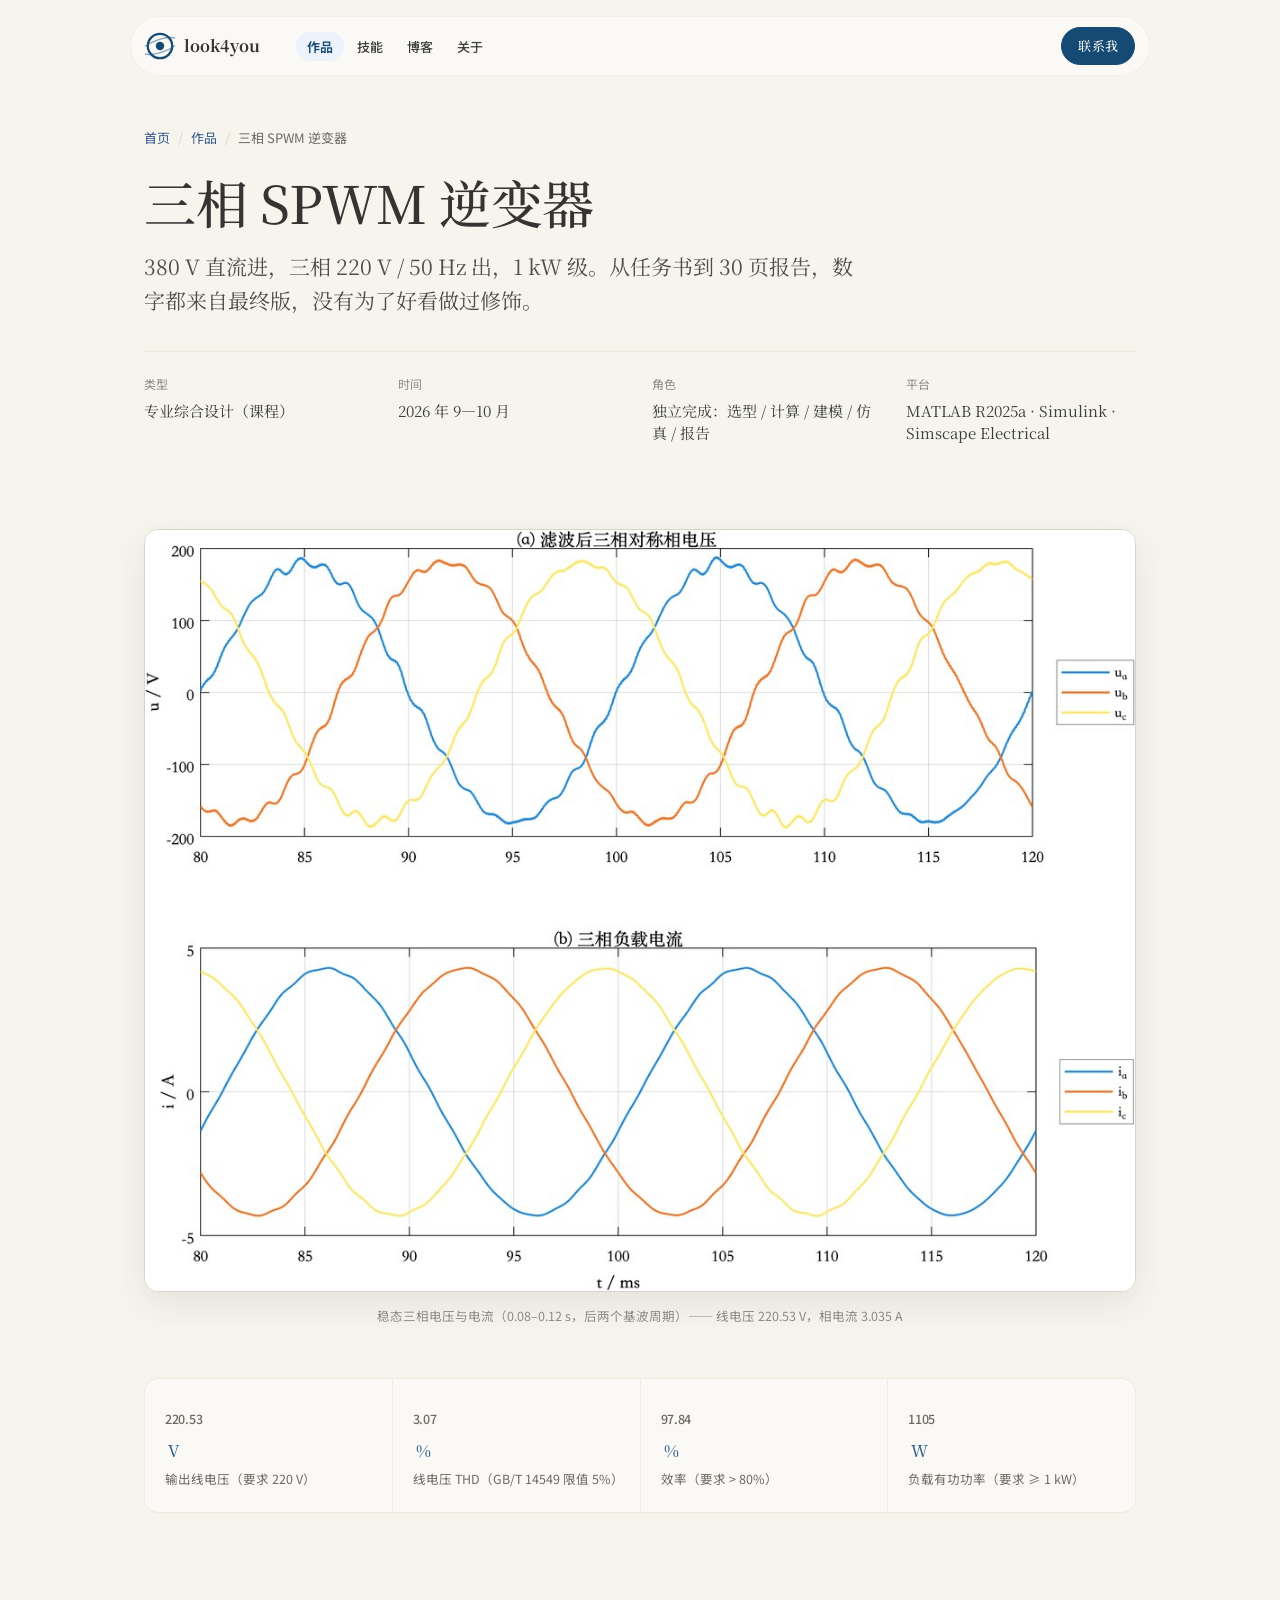
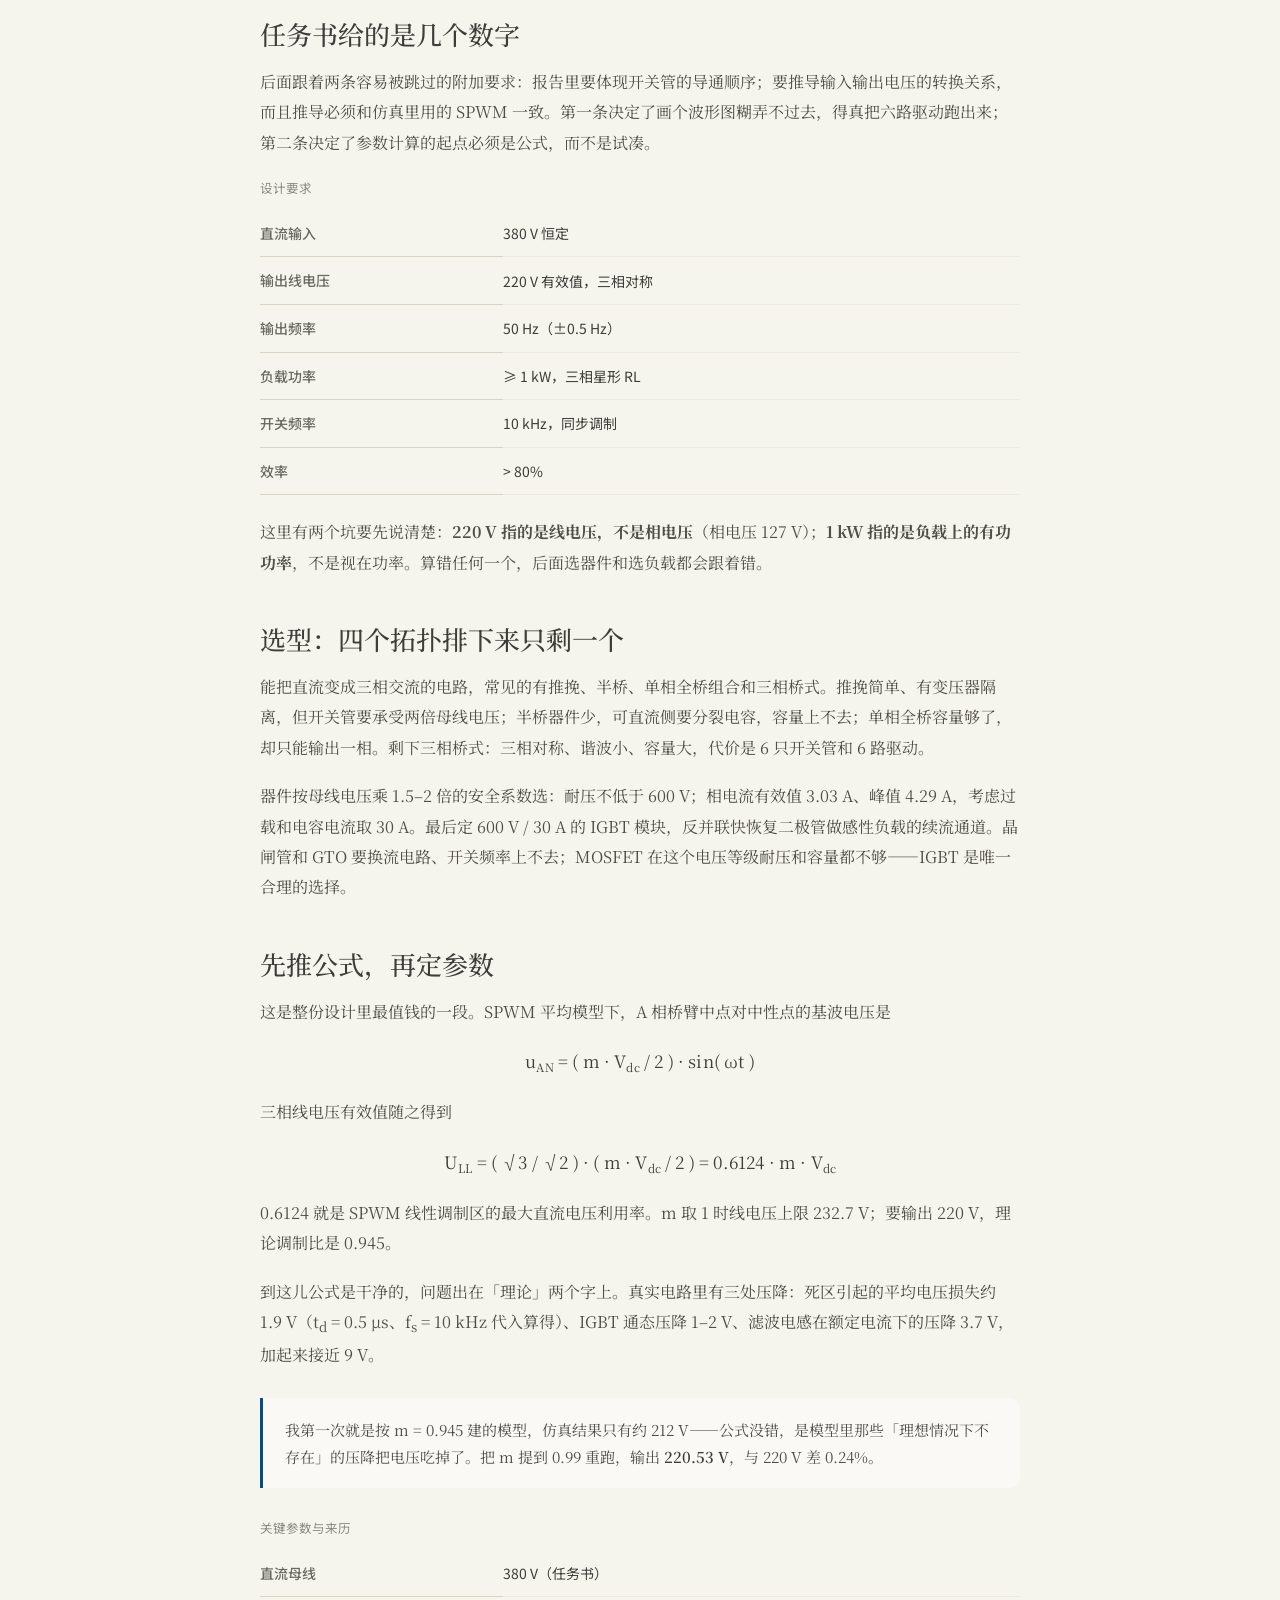
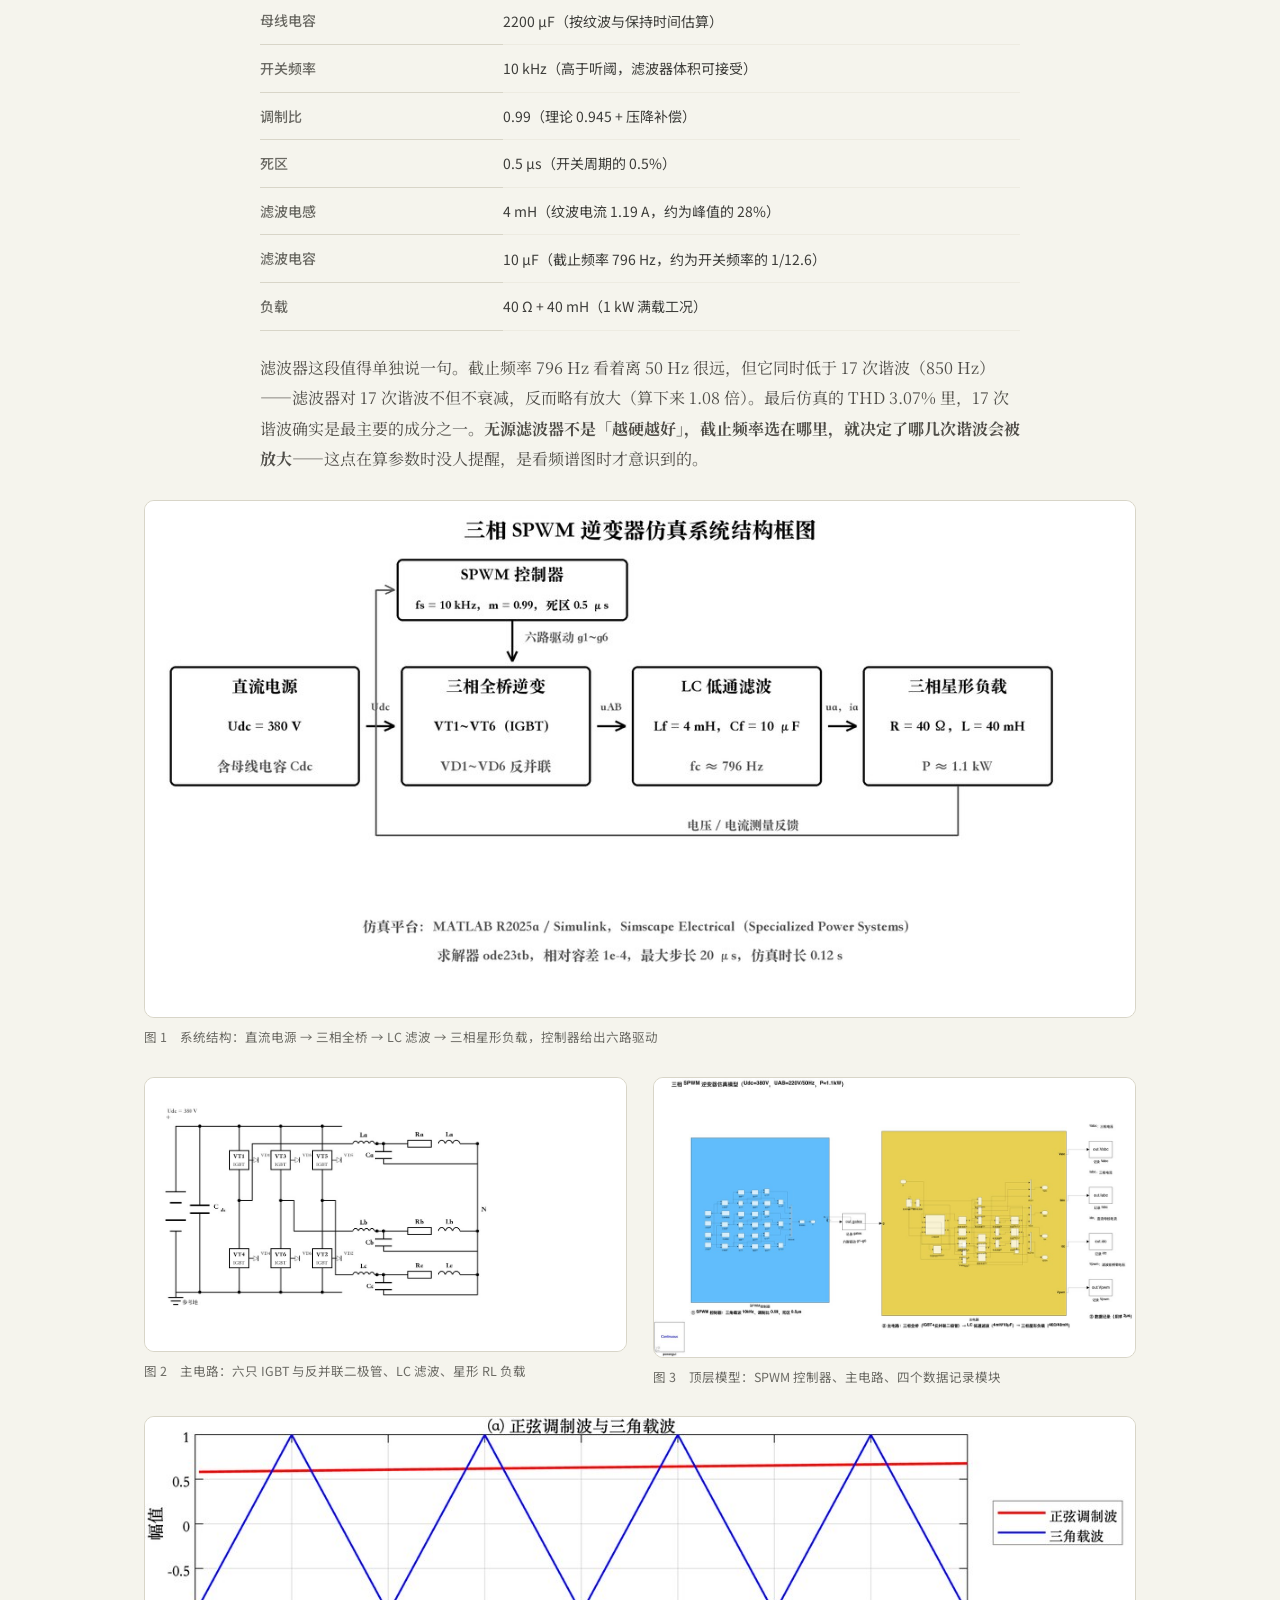
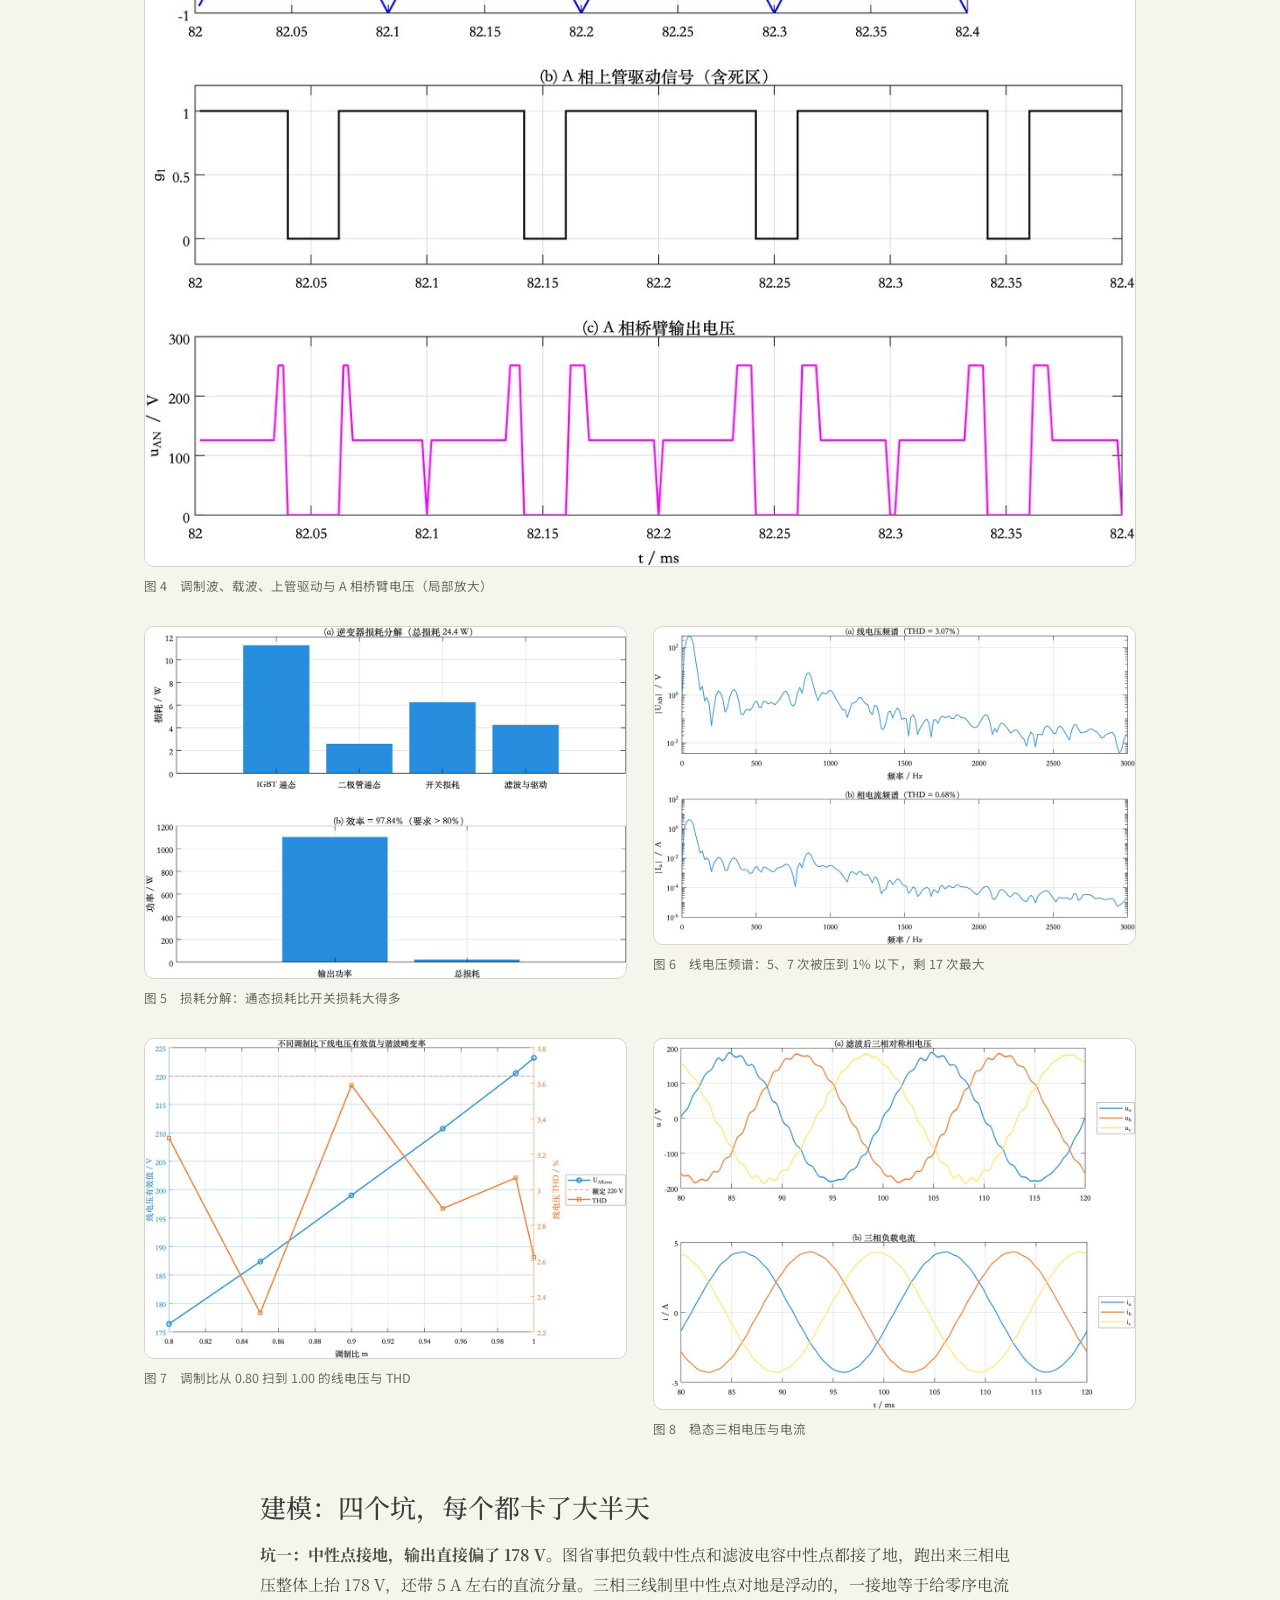
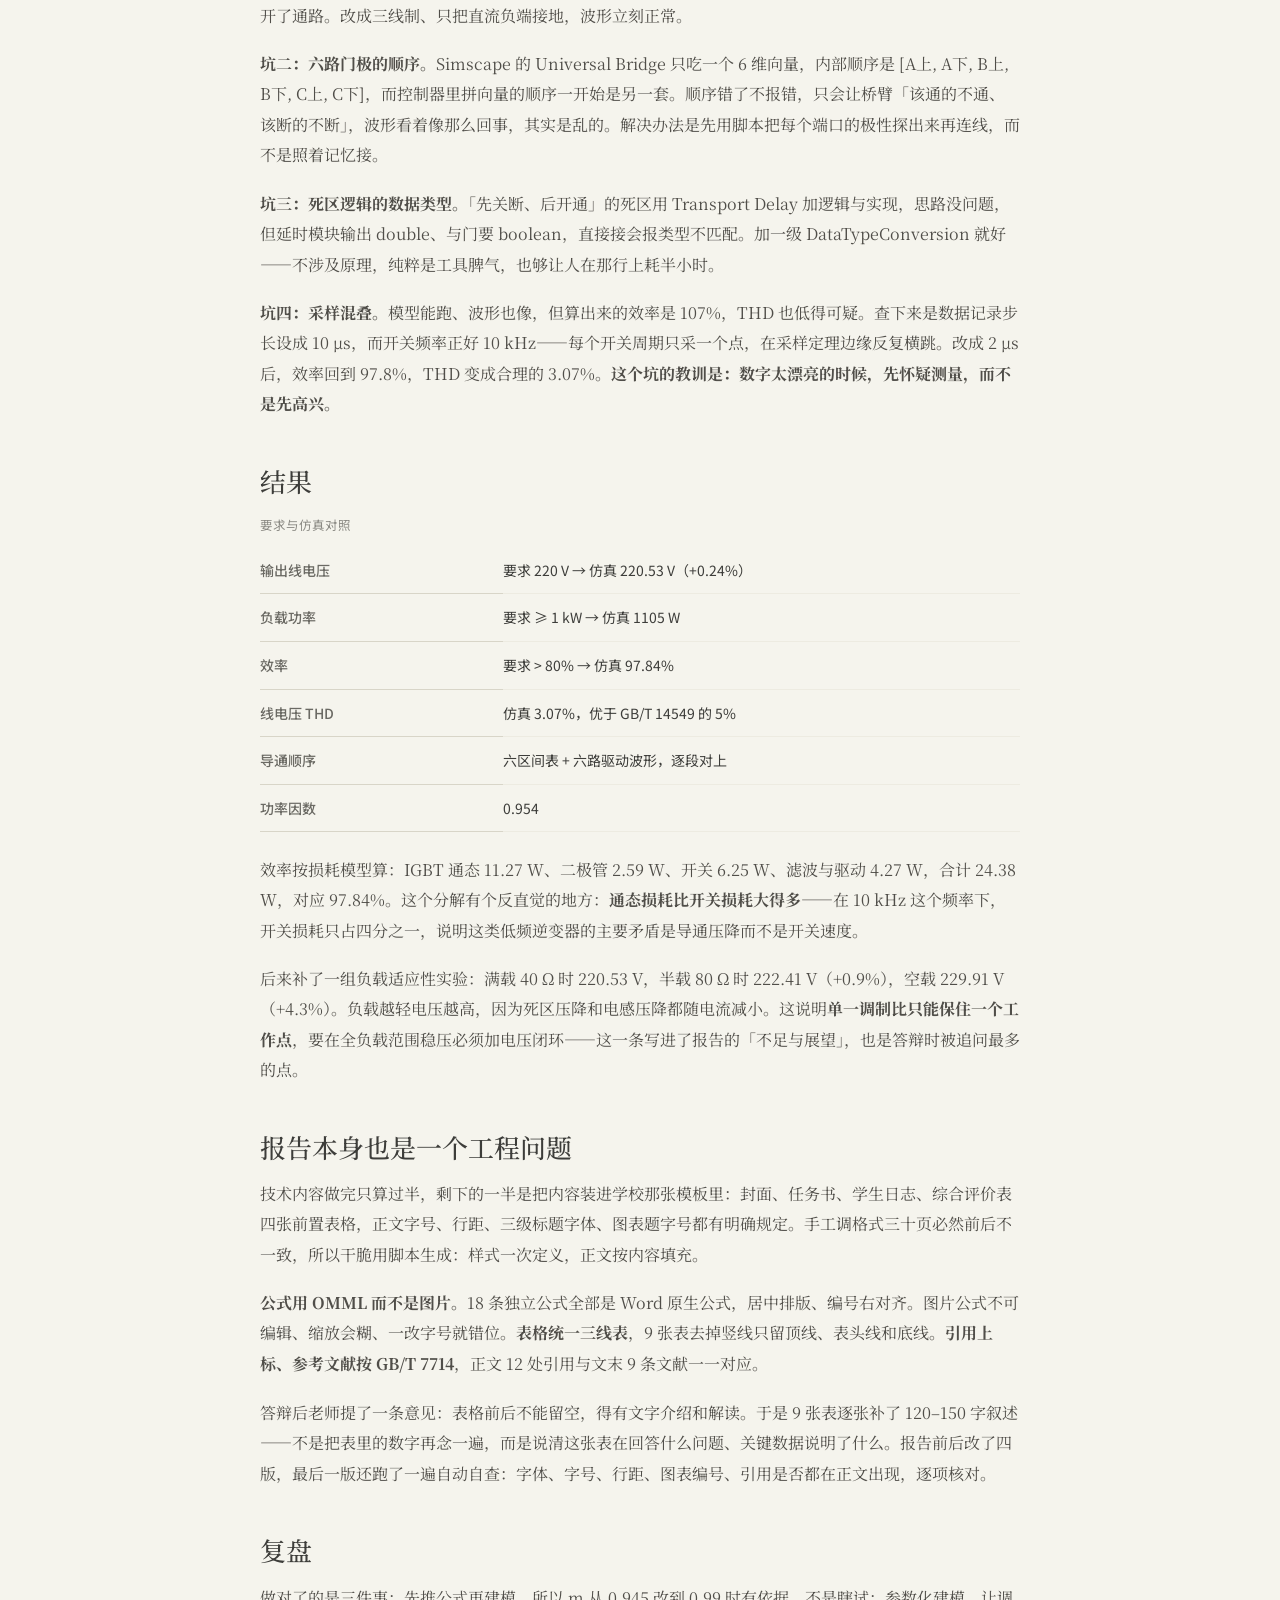
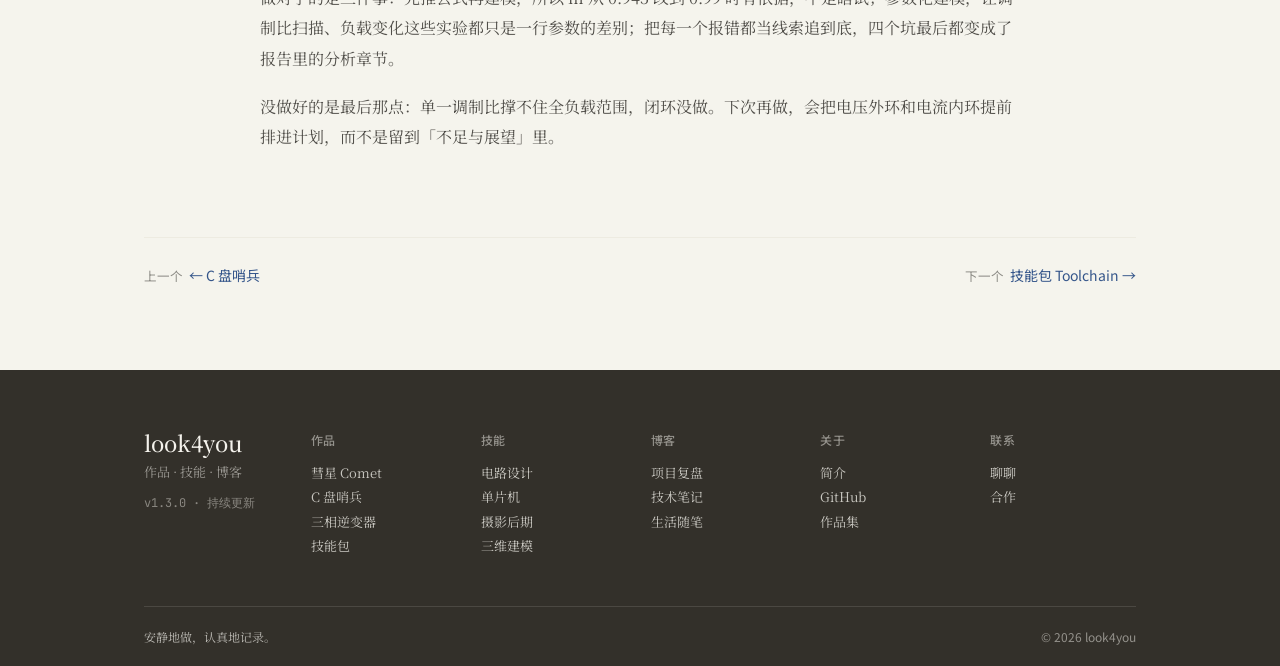
<file: work-inverter.html>
<!doctype html>
<html lang="zh-CN">
<head>
<meta charset="utf-8">
<meta name="viewport" content="width=device-width, initial-scale=1">
<title>三相 SPWM 逆变器 · 作品 · look4you</title>
<meta name="description" content="三相 SPWM 逆变器设计与控制仿真：380 V 直流进、三相 220 V / 50 Hz 出，1 kW 级，独立完成全部设计与仿真。">
<link rel="preconnect" href="https://fonts.googleapis.com">
<link rel="preconnect" href="https://fonts.gstatic.com" crossorigin>
<link href="https://fonts.googleapis.com/css2?family=Noto+Serif+SC:wght@400;500;600;700&family=Noto+Sans+SC:wght@400;500;700&family=JetBrains+Mono:wght@400;500&display=swap" rel="stylesheet">
<link rel="stylesheet" href="styles.css">
</head>
<body data-page="work-inverter">

<a class="skip-link" href="#main">跳到主要内容</a>

<div class="page">

  <header class="nav-wrap">
    <nav class="site-nav" aria-label="主导航">
      <a class="nav-brand" href="index.html">
        <svg class="brand-mark" viewBox="0 0 32 32" aria-hidden="true">
          <circle cx="16" cy="16" r="13" fill="none" stroke="#144a74" stroke-width="2.4"/>
          <ellipse cx="16" cy="16" rx="20" ry="7" fill="none" stroke="#2d618c" stroke-width="1.4" opacity="0.55" transform="rotate(-18 16 16)"/>
          <circle cx="16" cy="16" r="4.5" fill="#144a74"/>
        </svg>
        <b><span data-field="nav.name" data-label="导航·品牌名" data-group="导航">look4you</span></b>
      </a>
      <div class="nav-links">
        <a href="works.html" class="active" aria-current="page"><span data-field="nav.l1" data-label="导航·作品" data-group="导航">作品</span></a>
        <a href="skills.html"><span data-field="nav.l2" data-label="导航·技能" data-group="导航">技能</span></a>
        <a href="blog.html"><span data-field="nav.l3" data-label="导航·博客" data-group="导航">博客</span></a>
        <a href="about.html"><span data-field="nav.l4" data-label="导航·关于" data-group="导航">关于</span></a>
      </div>
      <div class="nav-actions">
        <a class="btn-primary btn-sm" href="contact.html"><span data-field="nav.cta" data-label="导航·联系按钮" data-group="导航">联系我</span></a>
      </div>
    </nav>
  </header>

  <main id="main">

    <section class="page-hero">
      <nav class="crumb"><a href="index.html"><span data-field="inverter.cr1" data-label="面包屑 1" data-group="页头">首页</span></a><span class="sep">/</span><a href="works.html"><span data-field="inverter.cr2" data-label="面包屑 2" data-group="页头">作品</span></a><span class="sep">/</span><span data-field="crumb" data-label="面包屑当前页" data-group="页头">三相 SPWM 逆变器</span></nav>
      <h1 data-field="inv.title" data-label="标题" data-group="页头">三相 SPWM 逆变器</h1>
      <p class="lede" data-field="inv.lede" data-label="导语" data-type="textarea" data-group="页头">380 V 直流进，三相 220 V / 50 Hz 出，1 kW 级。从任务书到 30 页报告，数字都来自最终版，没有为了好看做过修饰。</p>
      <dl class="work-meta">
        <div><dt data-field="inverter.d1" data-label="元信息标签 1" data-group="页头">类型</dt><dd data-field="inv.m1" data-label="类型" data-group="页头">专业综合设计（课程）</dd></div>
        <div><dt data-field="inverter.d2" data-label="元信息标签 2" data-group="页头">时间</dt><dd data-field="inv.m2" data-label="时间" data-group="页头">2026 年 9—10 月</dd></div>
        <div><dt data-field="inverter.d3" data-label="元信息标签 3" data-group="页头">角色</dt><dd data-field="inv.m3" data-label="角色" data-group="页头">独立完成：选型 / 计算 / 建模 / 仿真 / 报告</dd></div>
        <div><dt data-field="inverter.d4" data-label="元信息标签 4" data-group="页头">平台</dt><dd data-field="inv.m4" data-label="平台" data-group="页头">MATLAB R2025a · Simulink · Simscape Electrical</dd></div>
      </dl>
    </section>

    <figure class="work-cover">
      <img src="assets/works/inverter/steady-waveform.jpg" alt="稳态三相电压与电流波形" loading="lazy">
      <figcaption data-field="inverter.cap1" data-label="图注 1" data-group="图注">稳态三相电压与电流（0.08–0.12 s，后两个基波周期）—— 线电压 220.53 V，相电流 3.035 A</figcaption>
    </figure>

    <div class="stat-row">
      <div class="stat"><b><span data-field="inverter.s1v" data-label="数据 1 数值" data-group="数据条">220.53</span><em data-field="inverter.u1" data-label="数据 1 单位" data-group="数据条">V</em></b><span data-field="inverter.s1l" data-label="数据 1 说明" data-group="数据条">输出线电压（要求 220 V）</span></div>
      <div class="stat"><b><span data-field="inverter.s2v" data-label="数据 2 数值" data-group="数据条">3.07</span><em data-field="inverter.u2" data-label="数据 2 单位" data-group="数据条">%</em></b><span data-field="inverter.s2l" data-label="数据 2 说明" data-group="数据条">线电压 THD（GB/T 14549 限值 5%）</span></div>
      <div class="stat"><b><span data-field="inverter.s3v" data-label="数据 3 数值" data-group="数据条">97.84</span><em data-field="inverter.u3" data-label="数据 3 单位" data-group="数据条">%</em></b><span data-field="inverter.s3l" data-label="数据 3 说明" data-group="数据条">效率（要求 > 80%）</span></div>
      <div class="stat"><b><span data-field="inverter.s4v" data-label="数据 4 数值" data-group="数据条">1105</span><em data-field="inverter.u4" data-label="数据 4 单位" data-group="数据条">W</em></b><span data-field="inverter.s4l" data-label="数据 4 说明" data-group="数据条">负载有功功率（要求 ≥ 1 kW）</span></div>
    </div>

    <section class="article">
      <div class="article-body">

        <h2 data-field="inv.h1" data-label="小标题1" data-group="正文">任务书给的是几个数字</h2>
        <p data-field="inv.p1" data-label="段落1" data-type="textarea" data-group="正文">后面跟着两条容易被跳过的附加要求：报告里要体现开关管的导通顺序；要推导输入输出电压的转换关系，而且推导必须和仿真里用的 SPWM 一致。第一条决定了画个波形图糊弄不过去，得真把六路驱动跑出来；第二条决定了参数计算的起点必须是公式，而不是试凑。</p>

        <table class="spec">
          <caption data-field="inverter.tcap1" data-label="表格标题" data-group="表头与表格">设计要求</caption>
          <tbody>
            <tr><th data-field="inverter.t1h" data-label="表第 1 行·名称" data-group="表头与表格">直流输入</th><td data-field="inverter.t1d" data-label="表第 1 行·说明" data-group="表头与表格">380 V 恒定</td></tr>
            <tr><th data-field="inverter.t2h" data-label="表第 2 行·名称" data-group="表头与表格">输出线电压</th><td data-field="inverter.t2d" data-label="表第 2 行·说明" data-group="表头与表格">220 V 有效值，三相对称</td></tr>
            <tr><th data-field="inverter.t3h" data-label="表第 3 行·名称" data-group="表头与表格">输出频率</th><td data-field="inverter.t3d" data-label="表第 3 行·说明" data-group="表头与表格">50 Hz（±0.5 Hz）</td></tr>
            <tr><th data-field="inverter.t4h" data-label="表第 4 行·名称" data-group="表头与表格">负载功率</th><td data-field="inverter.t4d" data-label="表第 4 行·说明" data-group="表头与表格">≥ 1 kW，三相星形 RL</td></tr>
            <tr><th data-field="inverter.t5h" data-label="表第 5 行·名称" data-group="表头与表格">开关频率</th><td data-field="inverter.t5d" data-label="表第 5 行·说明" data-group="表头与表格">10 kHz，同步调制</td></tr>
            <tr><th data-field="inverter.t6h" data-label="表第 6 行·名称" data-group="表头与表格">效率</th><td data-field="inverter.t6d" data-label="表第 6 行·说明" data-group="表头与表格">&gt; 80%</td></tr>
          </tbody>
        </table>

        <p data-field="inv.p2" data-label="段落2" data-type="textarea" data-group="正文">这里有两个坑要先说清楚：<b>220 V 指的是线电压，不是相电压</b>（相电压 127 V）；<b>1 kW 指的是负载上的有功功率</b>，不是视在功率。算错任何一个，后面选器件和选负载都会跟着错。</p>

        <h2 data-field="inv.h2" data-label="小标题2" data-group="正文">选型：四个拓扑排下来只剩一个</h2>
        <p data-field="inv.p3" data-label="段落3" data-type="textarea" data-group="正文">能把直流变成三相交流的电路，常见的有推挽、半桥、单相全桥组合和三相桥式。推挽简单、有变压器隔离，但开关管要承受两倍母线电压；半桥器件少，可直流侧要分裂电容，容量上不去；单相全桥容量够了，却只能输出一相。剩下三相桥式：三相对称、谐波小、容量大，代价是 6 只开关管和 6 路驱动。</p>
        <p data-field="inv.p4" data-label="段落4" data-type="textarea" data-group="正文">器件按母线电压乘 1.5–2 倍的安全系数选：耐压不低于 600 V；相电流有效值 3.03 A、峰值 4.29 A，考虑过载和电容电流取 30 A。最后定 600 V / 30 A 的 IGBT 模块，反并联快恢复二极管做感性负载的续流通道。晶闸管和 GTO 要换流电路、开关频率上不去；MOSFET 在这个电压等级耐压和容量都不够——IGBT 是唯一合理的选择。</p>

        <h2 data-field="inv.h3" data-label="小标题3" data-group="正文">先推公式，再定参数</h2>
        <p data-field="inv.p5" data-label="段落5" data-type="textarea" data-group="正文">这是整份设计里最值钱的一段。SPWM 平均模型下，A 相桥臂中点对中性点的基波电压是</p>

        <p class="formula">u<sub>AN</sub> = ( m · V<sub>dc</sub> / 2 ) · sin( ωt )</p>

        <p data-field="inv.p6" data-label="段落6" data-type="textarea" data-group="正文">三相线电压有效值随之得到</p>

        <p class="formula">U<sub>LL</sub> = ( √3 / √2 ) · ( m · V<sub>dc</sub> / 2 ) = 0.6124 · m · V<sub>dc</sub></p>

        <p data-field="inv.p7" data-label="段落7" data-type="textarea" data-group="正文">0.6124 就是 SPWM 线性调制区的最大直流电压利用率。m 取 1 时线电压上限 232.7 V；要输出 220 V，理论调制比是 0.945。</p>
        <p data-field="inv.p8" data-label="段落8" data-type="textarea" data-group="正文">到这儿公式是干净的，问题出在「理论」两个字上。真实电路里有三处压降：死区引起的平均电压损失约 1.9 V（t<sub>d</sub> = 0.5 μs、f<sub>s</sub> = 10 kHz 代入算得）、IGBT 通态压降 1–2 V、滤波电感在额定电流下的压降 3.7 V，加起来接近 9 V。</p>

        <div class="callout" data-field="inv.q1" data-label="提示块" data-type="textarea" data-group="正文">我第一次就是按 m = 0.945 建的模型，仿真结果只有约 212 V——公式没错，是模型里那些「理想情况下不存在」的压降把电压吃掉了。把 m 提到 0.99 重跑，输出 <b>220.53 V</b>，与 220 V 差 0.24%。</div>

        <table class="spec">
          <caption data-field="inverter.tcap2" data-label="表格标题" data-group="表头与表格">关键参数与来历</caption>
          <tbody>
            <tr><th data-field="inverter.t7h" data-label="表第 7 行·名称" data-group="表头与表格">直流母线</th><td data-field="inverter.t7d" data-label="表第 7 行·说明" data-group="表头与表格">380 V（任务书）</td></tr>
            <tr><th data-field="inverter.t8h" data-label="表第 8 行·名称" data-group="表头与表格">母线电容</th><td data-field="inverter.t8d" data-label="表第 8 行·说明" data-group="表头与表格">2200 μF（按纹波与保持时间估算）</td></tr>
            <tr><th data-field="inverter.t9h" data-label="表第 9 行·名称" data-group="表头与表格">开关频率</th><td data-field="inverter.t9d" data-label="表第 9 行·说明" data-group="表头与表格">10 kHz（高于听阈，滤波器体积可接受）</td></tr>
            <tr><th data-field="inverter.t10h" data-label="表第 10 行·名称" data-group="表头与表格">调制比</th><td data-field="inverter.t10d" data-label="表第 10 行·说明" data-group="表头与表格">0.99（理论 0.945 + 压降补偿）</td></tr>
            <tr><th data-field="inverter.t11h" data-label="表第 11 行·名称" data-group="表头与表格">死区</th><td data-field="inverter.t11d" data-label="表第 11 行·说明" data-group="表头与表格">0.5 μs（开关周期的 0.5%）</td></tr>
            <tr><th data-field="inverter.t12h" data-label="表第 12 行·名称" data-group="表头与表格">滤波电感</th><td data-field="inverter.t12d" data-label="表第 12 行·说明" data-group="表头与表格">4 mH（纹波电流 1.19 A，约为峰值的 28%）</td></tr>
            <tr><th data-field="inverter.t13h" data-label="表第 13 行·名称" data-group="表头与表格">滤波电容</th><td data-field="inverter.t13d" data-label="表第 13 行·说明" data-group="表头与表格">10 μF（截止频率 796 Hz，约为开关频率的 1/12.6）</td></tr>
            <tr><th data-field="inverter.t14h" data-label="表第 14 行·名称" data-group="表头与表格">负载</th><td data-field="inverter.t14d" data-label="表第 14 行·说明" data-group="表头与表格">40 Ω + 40 mH（1 kW 满载工况）</td></tr>
          </tbody>
        </table>

        <p data-field="inv.p9" data-label="段落9" data-type="textarea" data-group="正文">滤波器这段值得单独说一句。截止频率 796 Hz 看着离 50 Hz 很远，但它同时低于 17 次谐波（850 Hz）——滤波器对 17 次谐波不但不衰减，反而略有放大（算下来 1.08 倍）。最后仿真的 THD 3.07% 里，17 次谐波确实是最主要的成分之一。<b>无源滤波器不是「越硬越好」，截止频率选在哪里，就决定了哪几次谐波会被放大</b>——这点在算参数时没人提醒，是看频谱图时才意识到的。</p>
      </div>
    </section>

    <div class="gallery">
      <figure class="span-2"><img src="assets/works/inverter/system-structure.jpg" alt="系统结构" loading="lazy"><figcaption data-field="inverter.cap2" data-label="图注 2" data-group="图注">图 1　系统结构：直流电源 → 三相全桥 → LC 滤波 → 三相星形负载，控制器给出六路驱动</figcaption></figure>
      <figure><img src="assets/works/inverter/main-circuit.jpg" alt="主电路结构" loading="lazy"><figcaption data-field="inverter.cap3" data-label="图注 3" data-group="图注">图 2　主电路：六只 IGBT 与反并联二极管、LC 滤波、星形 RL 负载</figcaption></figure>
      <figure><img src="assets/works/inverter/simulink-model.jpg" alt="Simulink 顶层模型" loading="lazy"><figcaption data-field="inverter.cap4" data-label="图注 4" data-group="图注">图 3　顶层模型：SPWM 控制器、主电路、四个数据记录模块</figcaption></figure>
      <figure class="span-2"><img src="assets/works/inverter/spwm-principle.jpg" alt="SPWM 原理" loading="lazy"><figcaption data-field="inverter.cap5" data-label="图注 5" data-group="图注">图 4　调制波、载波、上管驱动与 A 相桥臂电压（局部放大）</figcaption></figure>
      <figure><img src="assets/works/inverter/loss-breakdown.jpg" alt="损耗分解" loading="lazy"><figcaption data-field="inverter.cap6" data-label="图注 6" data-group="图注">图 5　损耗分解：通态损耗比开关损耗大得多</figcaption></figure>
      <figure><img src="assets/works/inverter/harmonic-spectrum.jpg" alt="谐波频谱" loading="lazy"><figcaption data-field="inverter.cap7" data-label="图注 7" data-group="图注">图 6　线电压频谱：5、7 次被压到 1% 以下，剩 17 次最大</figcaption></figure>
      <figure><img src="assets/works/inverter/modulation-sweep.jpg" alt="调制比扫描" loading="lazy"><figcaption data-field="inverter.cap8" data-label="图注 8" data-group="图注">图 7　调制比从 0.80 扫到 1.00 的线电压与 THD</figcaption></figure>
      <figure><img src="assets/works/inverter/steady-waveform.jpg" alt="稳态波形" loading="lazy"><figcaption data-field="inverter.cap9" data-label="图注 9" data-group="图注">图 8　稳态三相电压与电流</figcaption></figure>
    </div>

    <section class="article">
      <div class="article-body">

        <h2 data-field="inv.h4" data-label="小标题4" data-group="正文">建模：四个坑，每个都卡了大半天</h2>
        <p data-field="inv.p10" data-label="段落10" data-type="textarea" data-group="正文"><b>坑一：中性点接地，输出直接偏了 178 V。</b>图省事把负载中性点和滤波电容中性点都接了地，跑出来三相电压整体上抬 178 V，还带 5 A 左右的直流分量。三相三线制里中性点对地是浮动的，一接地等于给零序电流开了通路。改成三线制、只把直流负端接地，波形立刻正常。</p>
        <p data-field="inv.p11" data-label="段落11" data-type="textarea" data-group="正文"><b>坑二：六路门极的顺序。</b>Simscape 的 Universal Bridge 只吃一个 6 维向量，内部顺序是 [A上, A下, B上, B下, C上, C下]，而控制器里拼向量的顺序一开始是另一套。顺序错了不报错，只会让桥臂「该通的不通、该断的不断」，波形看着像那么回事，其实是乱的。解决办法是先用脚本把每个端口的极性探出来再连线，而不是照着记忆接。</p>
        <p data-field="inv.p12" data-label="段落12" data-type="textarea" data-group="正文"><b>坑三：死区逻辑的数据类型。</b>「先关断、后开通」的死区用 Transport Delay 加逻辑与实现，思路没问题，但延时模块输出 double、与门要 boolean，直接接会报类型不匹配。加一级 DataTypeConversion 就好——不涉及原理，纯粹是工具脾气，也够让人在那行上耗半小时。</p>
        <p data-field="inv.p13" data-label="段落13" data-type="textarea" data-group="正文"><b>坑四：采样混叠。</b>模型能跑、波形也像，但算出来的效率是 107%，THD 也低得可疑。查下来是数据记录步长设成 10 μs，而开关频率正好 10 kHz——每个开关周期只采一个点，在采样定理边缘反复横跳。改成 2 μs 后，效率回到 97.8%，THD 变成合理的 3.07%。<b>这个坑的教训是：数字太漂亮的时候，先怀疑测量，而不是先高兴。</b></p>

        <h2 data-field="inv.h5" data-label="小标题5" data-group="正文">结果</h2>
        <table class="spec">
          <caption data-field="inverter.tcap3" data-label="表格标题" data-group="表头与表格">要求与仿真对照</caption>
          <tbody>
            <tr><th data-field="inverter.t15h" data-label="表第 15 行·名称" data-group="表头与表格">输出线电压</th><td data-field="inverter.t15d" data-label="表第 15 行·说明" data-group="表头与表格">要求 220 V → 仿真 220.53 V（+0.24%）</td></tr>
            <tr><th data-field="inverter.t16h" data-label="表第 16 行·名称" data-group="表头与表格">负载功率</th><td data-field="inverter.t16d" data-label="表第 16 行·说明" data-group="表头与表格">要求 ≥ 1 kW → 仿真 1105 W</td></tr>
            <tr><th data-field="inverter.t17h" data-label="表第 17 行·名称" data-group="表头与表格">效率</th><td data-field="inverter.t17d" data-label="表第 17 行·说明" data-group="表头与表格">要求 &gt; 80% → 仿真 97.84%</td></tr>
            <tr><th data-field="inverter.t18h" data-label="表第 18 行·名称" data-group="表头与表格">线电压 THD</th><td data-field="inverter.t18d" data-label="表第 18 行·说明" data-group="表头与表格">仿真 3.07%，优于 GB/T 14549 的 5%</td></tr>
            <tr><th data-field="inverter.t19h" data-label="表第 19 行·名称" data-group="表头与表格">导通顺序</th><td data-field="inverter.t19d" data-label="表第 19 行·说明" data-group="表头与表格">六区间表 + 六路驱动波形，逐段对上</td></tr>
            <tr><th data-field="inverter.t20h" data-label="表第 20 行·名称" data-group="表头与表格">功率因数</th><td data-field="inverter.t20d" data-label="表第 20 行·说明" data-group="表头与表格">0.954</td></tr>
          </tbody>
        </table>
        <p data-field="inv.p14" data-label="段落14" data-type="textarea" data-group="正文">效率按损耗模型算：IGBT 通态 11.27 W、二极管 2.59 W、开关 6.25 W、滤波与驱动 4.27 W，合计 24.38 W，对应 97.84%。这个分解有个反直觉的地方：<b>通态损耗比开关损耗大得多</b>——在 10 kHz 这个频率下，开关损耗只占四分之一，说明这类低频逆变器的主要矛盾是导通压降而不是开关速度。</p>
        <p data-field="inv.p15" data-label="段落15" data-type="textarea" data-group="正文">后来补了一组负载适应性实验：满载 40 Ω 时 220.53 V，半载 80 Ω 时 222.41 V（+0.9%），空载 229.91 V（+4.3%）。负载越轻电压越高，因为死区压降和电感压降都随电流减小。这说明<b>单一调制比只能保住一个工作点</b>，要在全负载范围稳压必须加电压闭环——这一条写进了报告的「不足与展望」，也是答辩时被追问最多的点。</p>

        <h2 data-field="inv.h6" data-label="小标题6" data-group="正文">报告本身也是一个工程问题</h2>
        <p data-field="inv.p16" data-label="段落16" data-type="textarea" data-group="正文">技术内容做完只算过半，剩下的一半是把内容装进学校那张模板里：封面、任务书、学生日志、综合评价表四张前置表格，正文字号、行距、三级标题字体、图表题字号都有明确规定。手工调格式三十页必然前后不一致，所以干脆用脚本生成：样式一次定义，正文按内容填充。</p>
        <p data-field="inv.p17" data-label="段落17" data-type="textarea" data-group="正文"><b>公式用 OMML 而不是图片。</b>18 条独立公式全部是 Word 原生公式，居中排版、编号右对齐。图片公式不可编辑、缩放会糊、一改字号就错位。<b>表格统一三线表</b>，9 张表去掉竖线只留顶线、表头线和底线。<b>引用上标、参考文献按 GB/T 7714</b>，正文 12 处引用与文末 9 条文献一一对应。</p>
        <p data-field="inv.p18" data-label="段落18" data-type="textarea" data-group="正文">答辩后老师提了一条意见：表格前后不能留空，得有文字介绍和解读。于是 9 张表逐张补了 120–150 字叙述——不是把表里的数字再念一遍，而是说清这张表在回答什么问题、关键数据说明了什么。报告前后改了四版，最后一版还跑了一遍自动自查：字体、字号、行距、图表编号、引用是否都在正文出现，逐项核对。</p>

        <h2 data-field="inv.h7" data-label="小标题7" data-group="正文">复盘</h2>
        <p data-field="inv.p19" data-label="段落19" data-type="textarea" data-group="正文">做对了的是三件事：先推公式再建模，所以 m 从 0.945 改到 0.99 时有依据，不是瞎试；参数化建模，让调制比扫描、负载变化这些实验都只是一行参数的差别；把每一个报错都当线索追到底，四个坑最后都变成了报告里的分析章节。</p>
        <p data-field="inv.p20" data-label="段落20" data-type="textarea" data-group="正文">没做好的是最后那点：单一调制比撑不住全负载范围，闭环没做。下次再做，会把电压外环和电流内环提前排进计划，而不是留到「不足与展望」里。</p>
      </div>
    </section>

    <nav class="work-nav" aria-label="作品导航">
      <a href="work-sentinel.html"><span class="dir" data-field="inverter.nav1" data-label="上下篇方向词 1" data-group="页尾导航">上一个</span><span data-field="inverter.pn1" data-label="上下篇 1 标题" data-group="页尾导航">← C 盘哨兵</span></a>
      <a href="work-skills.html"><span class="dir" data-field="inverter.nav2" data-label="上下篇方向词 2" data-group="页尾导航">下一个</span><span data-field="inverter.pn2" data-label="上下篇 2 标题" data-group="页尾导航">技能包 Toolchain →</span></a>
    </nav>

  </main>
</div>

<footer class="foot">
  <div class="foot-inner">
    <div class="foot-top">
      <div class="mark">
        <div class="wm-name"><span data-field="footer.name" data-label="页脚品牌名" data-group="页脚">look4you</span></div>
        <div class="wm-sub" data-field="footer.sub" data-label="页脚副标题" data-group="页脚">作品 · 技能 · 博客</div>
        <div class="wm-ver" data-field="footer.ver" data-label="页脚版本行" data-group="页脚">v1.3.0 · 持续更新</div>
      </div>
      <div class="foot-cols">
        <div class="foot-col">
          <div class="foot-col-title" data-field="footer.c1t" data-label="页脚·作品·标题" data-group="页脚">作品</div>
          <a href="work-comet.html"><span data-field="footer.c1l1" data-label="页脚·作品·链接1" data-group="页脚">彗星 Comet</span></a>
          <a href="work-sentinel.html"><span data-field="footer.c1l2" data-label="页脚·作品·链接2" data-group="页脚">C 盘哨兵</span></a>
          <a href="work-inverter.html"><span data-field="footer.c1l3" data-label="页脚·作品·链接3" data-group="页脚">三相逆变器</span></a>
          <a href="work-skills.html"><span data-field="footer.c1l4" data-label="页脚·作品·链接4" data-group="页脚">技能包</span></a>
        </div>
        <div class="foot-col">
          <div class="foot-col-title" data-field="footer.c2t" data-label="页脚·技能·标题" data-group="页脚">技能</div>
          <a href="skills.html"><span data-field="footer.c2l1" data-label="页脚·技能·链接1" data-group="页脚">电路设计</span></a>
          <a href="skills.html"><span data-field="footer.c2l2" data-label="页脚·技能·链接2" data-group="页脚">单片机</span></a>
          <a href="skills.html"><span data-field="footer.c2l3" data-label="页脚·技能·链接3" data-group="页脚">摄影后期</span></a>
          <a href="skills.html"><span data-field="footer.c2l4" data-label="页脚·技能·链接4" data-group="页脚">三维建模</span></a>
        </div>
        <div class="foot-col">
          <div class="foot-col-title" data-field="footer.c3t" data-label="页脚·博客·标题" data-group="页脚">博客</div>
          <a href="blog.html"><span data-field="footer.c3l1" data-label="页脚·博客·链接1" data-group="页脚">项目复盘</span></a>
          <a href="blog.html"><span data-field="footer.c3l2" data-label="页脚·博客·链接2" data-group="页脚">技术笔记</span></a>
          <a href="blog.html"><span data-field="footer.c3l3" data-label="页脚·博客·链接3" data-group="页脚">生活随笔</span></a>
        </div>
        <div class="foot-col">
          <div class="foot-col-title" data-field="footer.c4t" data-label="页脚·关于·标题" data-group="页脚">关于</div>
          <a href="about.html"><span data-field="footer.c4l1" data-label="页脚·关于·链接1" data-group="页脚">简介</span></a>
          <a href="https://github.com/look4you-yuan"><span data-field="footer.c4l2" data-label="页脚·关于·链接2" data-group="页脚">GitHub</span></a>
          <a href="works.html"><span data-field="footer.c4l3" data-label="页脚·关于·链接3" data-group="页脚">作品集</span></a>
        </div>
        <div class="foot-col">
          <div class="foot-col-title" data-field="footer.c5t" data-label="页脚·联系·标题" data-group="页脚">联系</div>
          <a href="contact.html"><span data-field="footer.c5l1" data-label="页脚·联系·链接1" data-group="页脚">聊聊</span></a>
          <a href="contact.html"><span data-field="footer.c5l2" data-label="页脚·联系·链接2" data-group="页脚">合作</span></a>
        </div>
      </div>
    </div>
    <div class="foot-bottom">
      <span class="ethos" data-field="footer.ethos" data-label="页脚格言" data-group="页脚">安静地做，认真地记录。</span>
      <span data-field="footer.copy" data-label="页脚版权行" data-group="页脚">© 2026 look4you</span>
    </div>
  </div>
</footer>

<script src="editor.js"></script>
<script src="motion.js"></script>

</body>
</html>
</file>
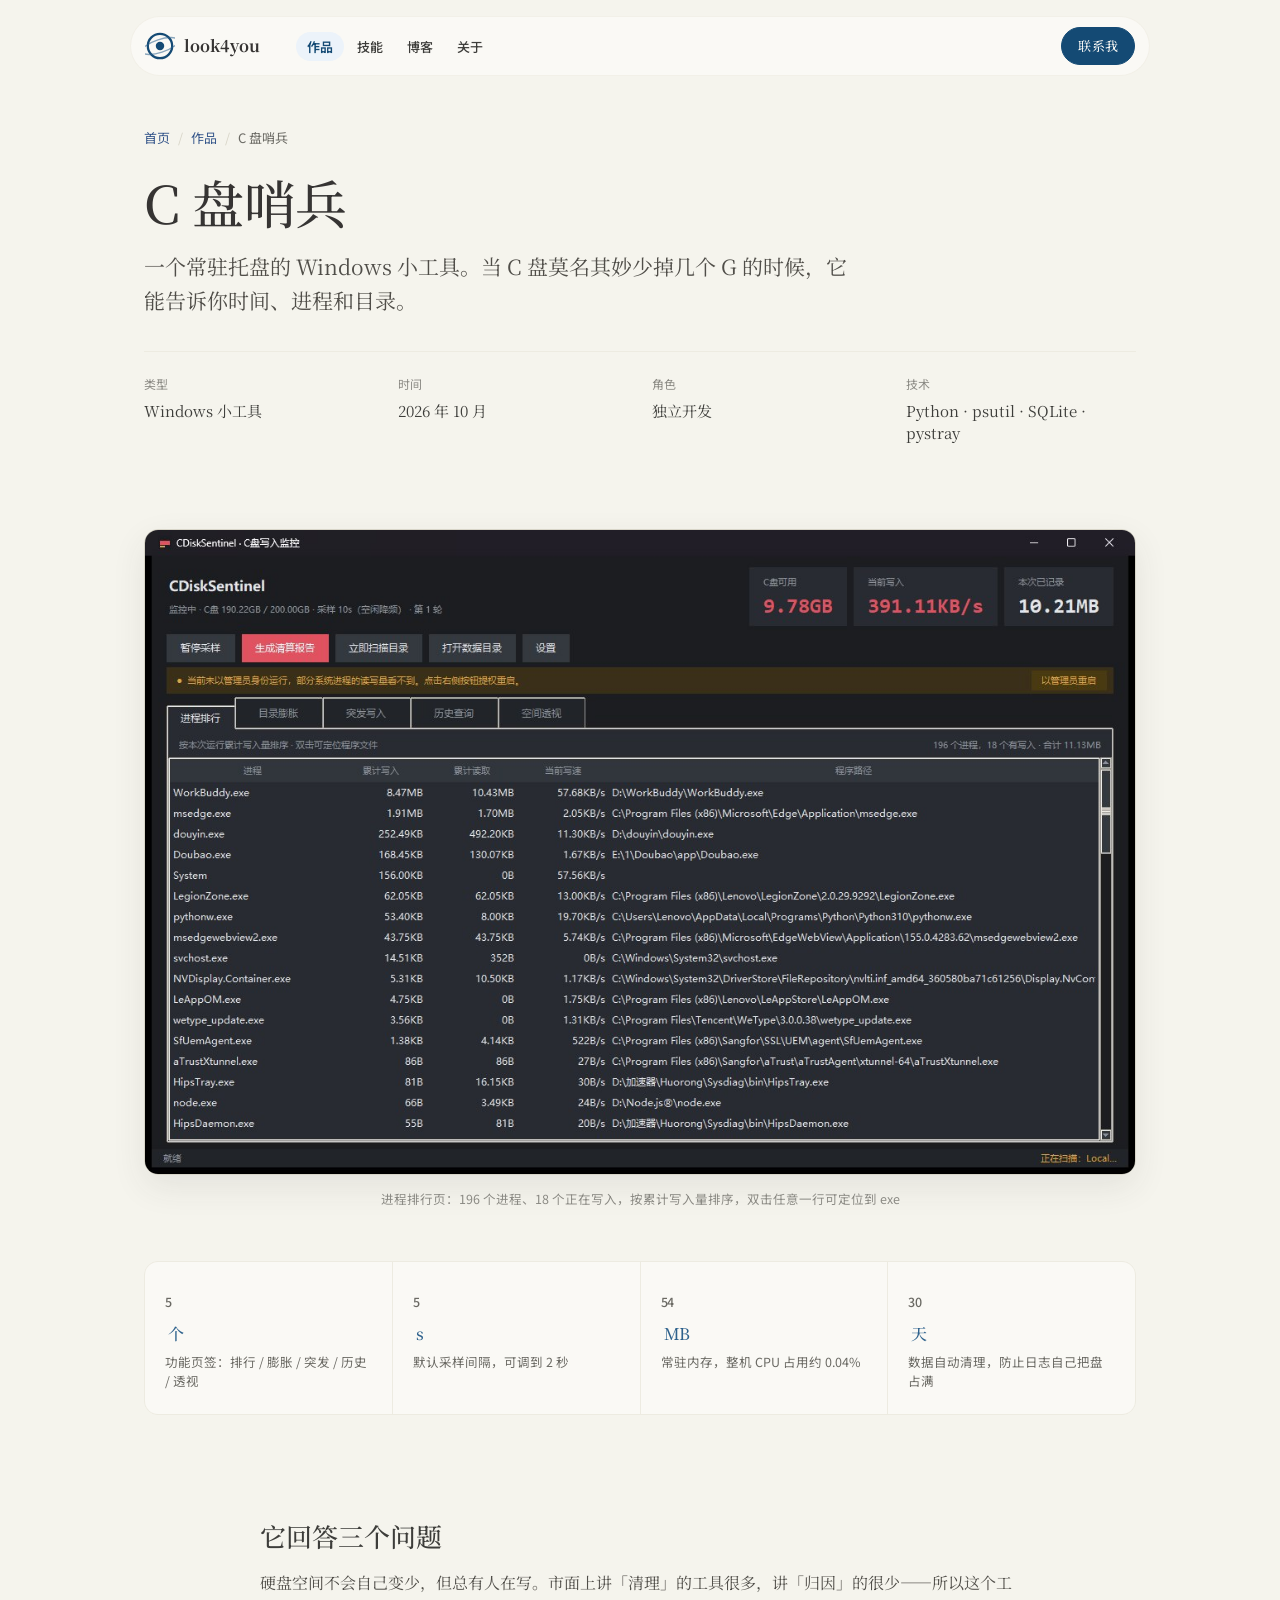
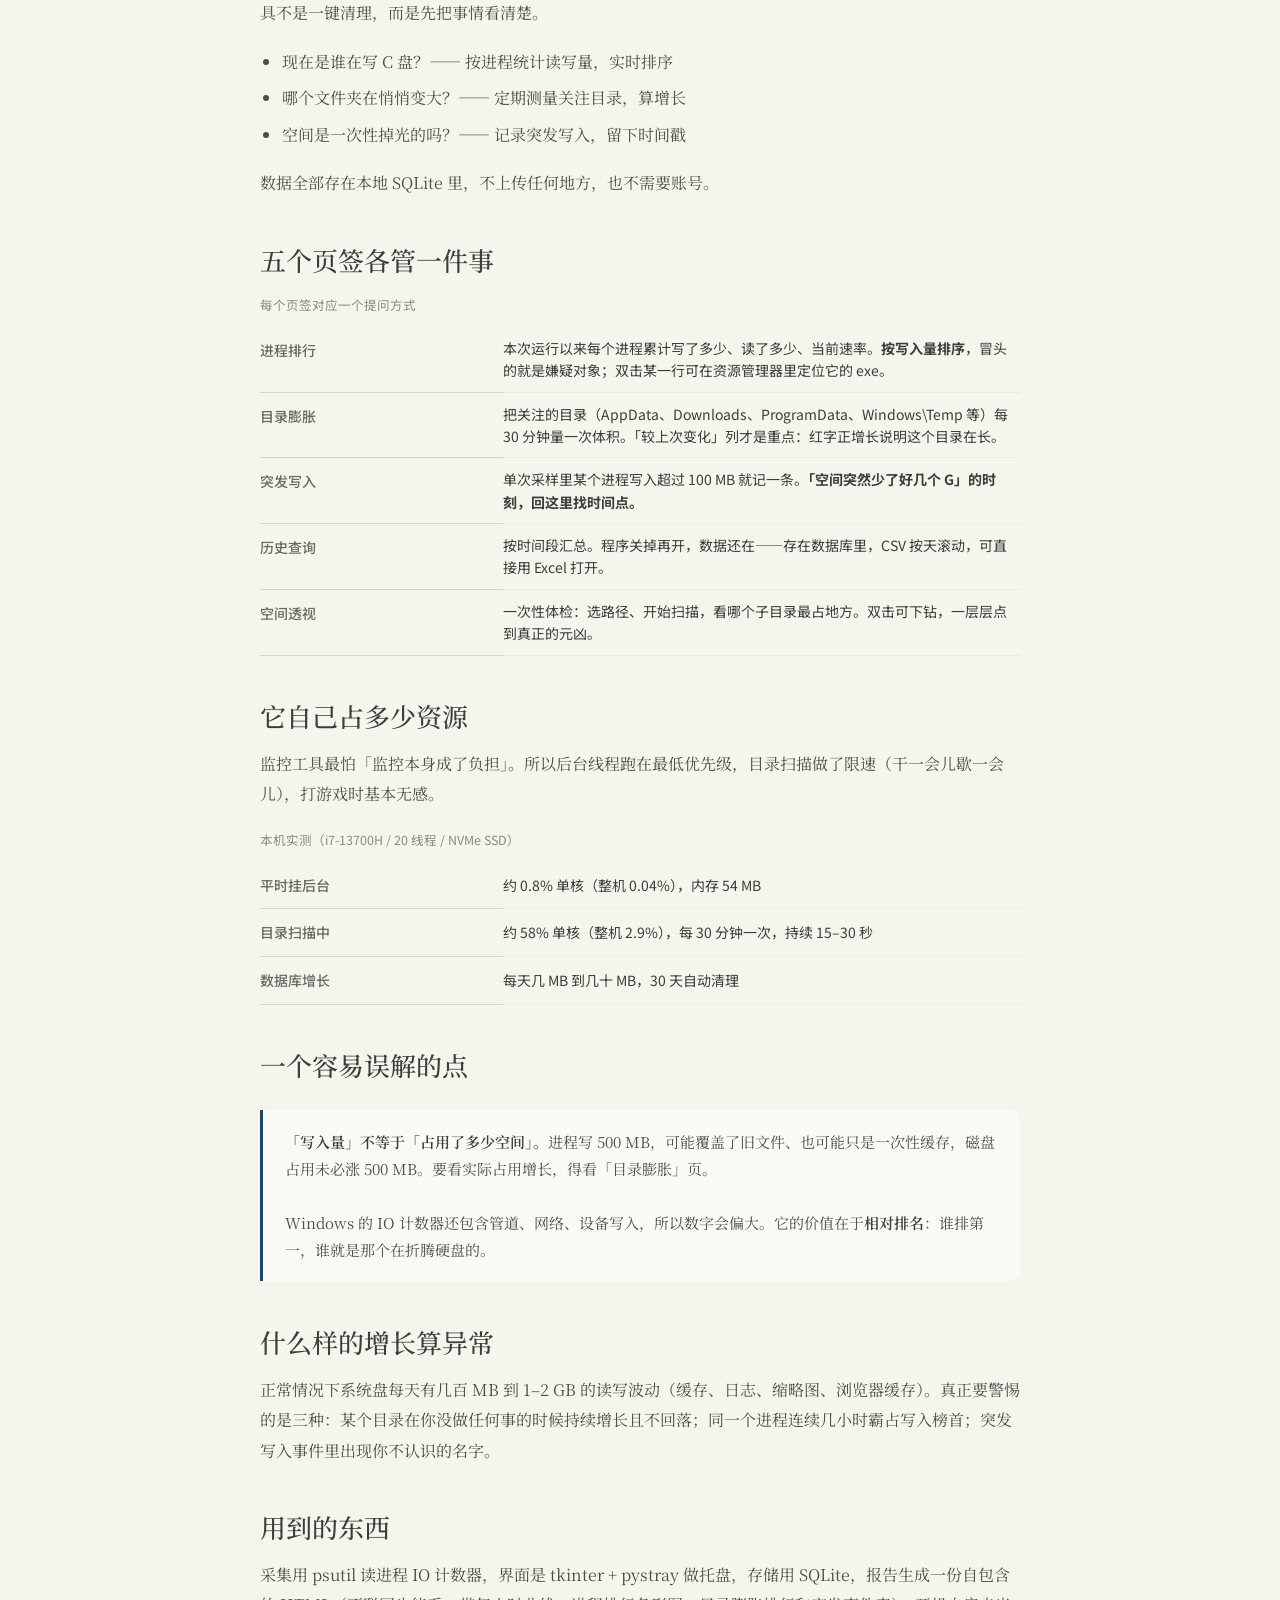
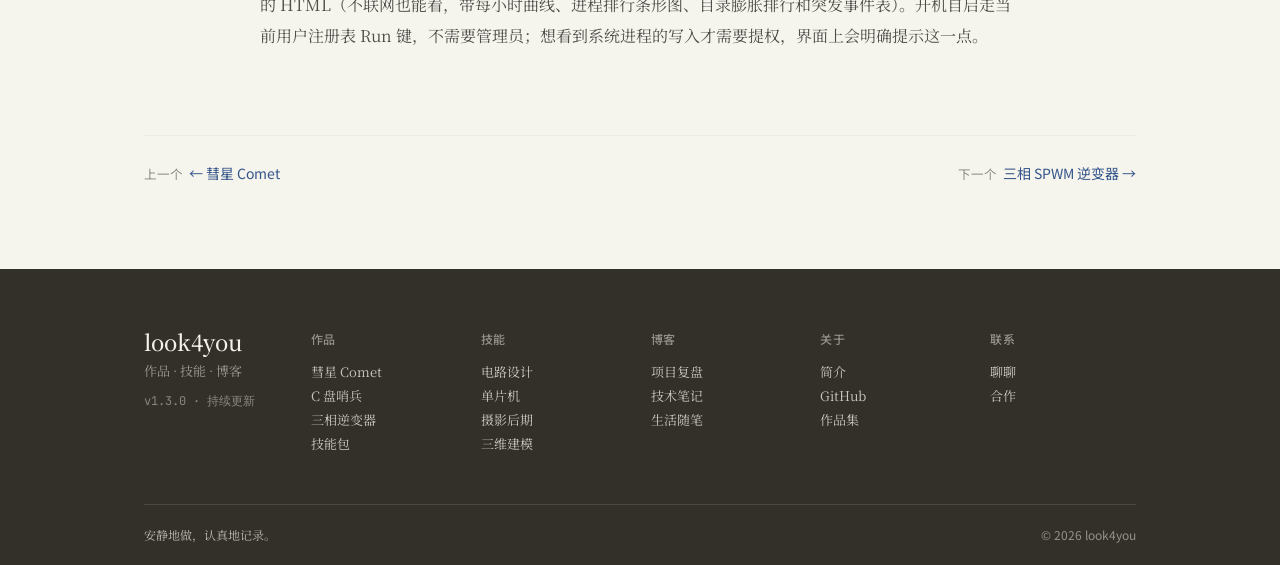
<file: work-sentinel.html>
<!doctype html>
<html lang="zh-CN">
<head>
<meta charset="utf-8">
<meta name="viewport" content="width=device-width, initial-scale=1">
<title>C 盘哨兵 · 作品 · look4you</title>
<meta name="description" content="CDiskSentinel：常驻托盘的 Windows 磁盘写入监控，回答「现在是谁在写 C 盘」。">
<link rel="preconnect" href="https://fonts.googleapis.com">
<link rel="preconnect" href="https://fonts.gstatic.com" crossorigin>
<link href="https://fonts.googleapis.com/css2?family=Noto+Serif+SC:wght@400;500;600;700&family=Noto+Sans+SC:wght@400;500;700&family=JetBrains+Mono:wght@400;500&display=swap" rel="stylesheet">
<link rel="stylesheet" href="styles.css">
</head>
<body data-page="work-sentinel">

<a class="skip-link" href="#main">跳到主要内容</a>

<div class="page">

  <header class="nav-wrap">
    <nav class="site-nav" aria-label="主导航">
      <a class="nav-brand" href="index.html">
        <svg class="brand-mark" viewBox="0 0 32 32" aria-hidden="true">
          <circle cx="16" cy="16" r="13" fill="none" stroke="#144a74" stroke-width="2.4"/>
          <ellipse cx="16" cy="16" rx="20" ry="7" fill="none" stroke="#2d618c" stroke-width="1.4" opacity="0.55" transform="rotate(-18 16 16)"/>
          <circle cx="16" cy="16" r="4.5" fill="#144a74"/>
        </svg>
        <b><span data-field="nav.name" data-label="导航·品牌名" data-group="导航">look4you</span></b>
      </a>
      <div class="nav-links">
        <a href="works.html" class="active" aria-current="page"><span data-field="nav.l1" data-label="导航·作品" data-group="导航">作品</span></a>
        <a href="skills.html"><span data-field="nav.l2" data-label="导航·技能" data-group="导航">技能</span></a>
        <a href="blog.html"><span data-field="nav.l3" data-label="导航·博客" data-group="导航">博客</span></a>
        <a href="about.html"><span data-field="nav.l4" data-label="导航·关于" data-group="导航">关于</span></a>
      </div>
      <div class="nav-actions">
        <a class="btn-primary btn-sm" href="contact.html"><span data-field="nav.cta" data-label="导航·联系按钮" data-group="导航">联系我</span></a>
      </div>
    </nav>
  </header>

  <main id="main">

    <section class="page-hero">
      <nav class="crumb"><a href="index.html"><span data-field="sentinel.cr1" data-label="面包屑 1" data-group="页头">首页</span></a><span class="sep">/</span><a href="works.html"><span data-field="sentinel.cr2" data-label="面包屑 2" data-group="页头">作品</span></a><span class="sep">/</span><span data-field="crumb" data-label="面包屑当前页" data-group="页头">C 盘哨兵</span></nav>
      <h1 data-field="sen.title" data-label="标题" data-group="页头">C 盘哨兵</h1>
      <p class="lede" data-field="sen.lede" data-label="导语" data-type="textarea" data-group="页头">一个常驻托盘的 Windows 小工具。当 C 盘莫名其妙少掉几个 G 的时候，它能告诉你时间、进程和目录。</p>
      <dl class="work-meta">
        <div><dt data-field="sentinel.d1" data-label="元信息标签 1" data-group="页头">类型</dt><dd data-field="sen.m1" data-label="类型" data-group="页头">Windows 小工具</dd></div>
        <div><dt data-field="sentinel.d2" data-label="元信息标签 2" data-group="页头">时间</dt><dd data-field="sen.m2" data-label="时间" data-group="页头">2026 年 10 月</dd></div>
        <div><dt data-field="sentinel.d3" data-label="元信息标签 3" data-group="页头">角色</dt><dd data-field="sen.m3" data-label="角色" data-group="页头">独立开发</dd></div>
        <div><dt data-field="sentinel.d4" data-label="元信息标签 4" data-group="页头">技术</dt><dd data-field="sen.m4" data-label="技术" data-group="页头">Python · psutil · SQLite · pystray</dd></div>
      </dl>
    </section>

    <figure class="work-cover">
      <img src="assets/works/sentinel/preview.jpg" alt="C 盘哨兵主界面" loading="lazy">
      <figcaption data-field="sentinel.cap1" data-label="图注 1" data-group="图注">进程排行页：196 个进程、18 个正在写入，按累计写入量排序，双击任意一行可定位到 exe</figcaption>
    </figure>

    <div class="stat-row">
      <div class="stat"><b><span data-field="sentinel.s1v" data-label="数据 1 数值" data-group="数据条">5</span><em data-field="sentinel.u1" data-label="数据 1 单位" data-group="数据条">个</em></b><span data-field="sentinel.s1l" data-label="数据 1 说明" data-group="数据条">功能页签：排行 / 膨胀 / 突发 / 历史 / 透视</span></div>
      <div class="stat"><b><span data-field="sentinel.s2v" data-label="数据 2 数值" data-group="数据条">5</span><em data-field="sentinel.u2" data-label="数据 2 单位" data-group="数据条">s</em></b><span data-field="sentinel.s2l" data-label="数据 2 说明" data-group="数据条">默认采样间隔，可调到 2 秒</span></div>
      <div class="stat"><b><span data-field="sentinel.s3v" data-label="数据 3 数值" data-group="数据条">54</span><em data-field="sentinel.u3" data-label="数据 3 单位" data-group="数据条">MB</em></b><span data-field="sentinel.s3l" data-label="数据 3 说明" data-group="数据条">常驻内存，整机 CPU 占用约 0.04%</span></div>
      <div class="stat"><b><span data-field="sentinel.s4v" data-label="数据 4 数值" data-group="数据条">30</span><em data-field="sentinel.u4" data-label="数据 4 单位" data-group="数据条">天</em></b><span data-field="sentinel.s4l" data-label="数据 4 说明" data-group="数据条">数据自动清理，防止日志自己把盘占满</span></div>
    </div>

    <section class="article">
      <div class="article-body">

        <h2 data-field="sen.h1" data-label="小标题1" data-group="正文">它回答三个问题</h2>
        <p data-field="sen.p1" data-label="段落1" data-type="textarea" data-group="正文">硬盘空间不会自己变少，但总有人在写。市面上讲「清理」的工具很多，讲「归因」的很少——所以这个工具不是一键清理，而是先把事情看清楚。</p>
        <ul>
          <li data-field="sen.li1" data-label="要点1">现在是谁在写 C 盘？—— 按进程统计读写量，实时排序</li>
          <li data-field="sen.li2" data-label="要点2">哪个文件夹在悄悄变大？—— 定期测量关注目录，算增长</li>
          <li data-field="sen.li3" data-label="要点3">空间是一次性掉光的吗？—— 记录突发写入，留下时间戳</li>
        </ul>
        <p data-field="sen.p2" data-label="段落2" data-type="textarea" data-group="正文">数据全部存在本地 SQLite 里，不上传任何地方，也不需要账号。</p>

        <h2 data-field="sen.h2" data-label="小标题2" data-group="正文">五个页签各管一件事</h2>
        <table class="spec">
          <caption data-field="sentinel.tcap1" data-label="表格标题" data-group="表头与表格">每个页签对应一个提问方式</caption>
          <tbody>
            <tr><th data-field="sentinel.t1h" data-label="表第 1 行·名称" data-group="表头与表格">进程排行</th><td data-field="sentinel.t1d" data-label="表第 1 行·说明" data-group="表头与表格">本次运行以来每个进程累计写了多少、读了多少、当前速率。<b>按写入量排序</b>，冒头的就是嫌疑对象；双击某一行可在资源管理器里定位它的 exe。</td></tr>
            <tr><th data-field="sentinel.t2h" data-label="表第 2 行·名称" data-group="表头与表格">目录膨胀</th><td data-field="sentinel.t2d" data-label="表第 2 行·说明" data-group="表头与表格">把关注的目录（AppData、Downloads、ProgramData、Windows\Temp 等）每 30 分钟量一次体积。「较上次变化」列才是重点：红字正增长说明这个目录在长。</td></tr>
            <tr><th data-field="sentinel.t3h" data-label="表第 3 行·名称" data-group="表头与表格">突发写入</th><td data-field="sentinel.t3d" data-label="表第 3 行·说明" data-group="表头与表格">单次采样里某个进程写入超过 100 MB 就记一条。<b>「空间突然少了好几个 G」的时刻，回这里找时间点。</b></td></tr>
            <tr><th data-field="sentinel.t4h" data-label="表第 4 行·名称" data-group="表头与表格">历史查询</th><td data-field="sentinel.t4d" data-label="表第 4 行·说明" data-group="表头与表格">按时间段汇总。程序关掉再开，数据还在——存在数据库里，CSV 按天滚动，可直接用 Excel 打开。</td></tr>
            <tr><th data-field="sentinel.t5h" data-label="表第 5 行·名称" data-group="表头与表格">空间透视</th><td data-field="sentinel.t5d" data-label="表第 5 行·说明" data-group="表头与表格">一次性体检：选路径、开始扫描，看哪个子目录最占地方。双击可下钻，一层层点到真正的元凶。</td></tr>
          </tbody>
        </table>

        <h2 data-field="sen.h3" data-label="小标题3" data-group="正文">它自己占多少资源</h2>
        <p data-field="sen.p3" data-label="段落3" data-type="textarea" data-group="正文">监控工具最怕「监控本身成了负担」。所以后台线程跑在最低优先级，目录扫描做了限速（干一会儿歇一会儿），打游戏时基本无感。</p>
        <table class="spec">
          <caption data-field="sentinel.tcap2" data-label="表格标题" data-group="表头与表格">本机实测（i7-13700H / 20 线程 / NVMe SSD）</caption>
          <tbody>
            <tr><th data-field="sentinel.t6h" data-label="表第 6 行·名称" data-group="表头与表格">平时挂后台</th><td data-field="sentinel.t6d" data-label="表第 6 行·说明" data-group="表头与表格">约 0.8% 单核（整机 0.04%），内存 54 MB</td></tr>
            <tr><th data-field="sentinel.t7h" data-label="表第 7 行·名称" data-group="表头与表格">目录扫描中</th><td data-field="sentinel.t7d" data-label="表第 7 行·说明" data-group="表头与表格">约 58% 单核（整机 2.9%），每 30 分钟一次，持续 15–30 秒</td></tr>
            <tr><th data-field="sentinel.t8h" data-label="表第 8 行·名称" data-group="表头与表格">数据库增长</th><td data-field="sentinel.t8d" data-label="表第 8 行·说明" data-group="表头与表格">每天几 MB 到几十 MB，30 天自动清理</td></tr>
          </tbody>
        </table>

        <h2 data-field="sen.h4" data-label="小标题4" data-group="正文">一个容易误解的点</h2>
        <div class="callout" data-field="sen.q1" data-label="提示块" data-type="textarea" data-group="正文"><b>「写入量」不等于「占用了多少空间」。</b>进程写 500 MB，可能覆盖了旧文件、也可能只是一次性缓存，磁盘占用未必涨 500 MB。要看实际占用增长，得看「目录膨胀」页。<br><br>Windows 的 IO 计数器还包含管道、网络、设备写入，所以数字会偏大。它的价值在于<b>相对排名</b>：谁排第一，谁就是那个在折腾硬盘的。</div>

        <h2 data-field="sen.h5" data-label="小标题5" data-group="正文">什么样的增长算异常</h2>
        <p data-field="sen.p4" data-label="段落4" data-type="textarea" data-group="正文">正常情况下系统盘每天有几百 MB 到 1–2 GB 的读写波动（缓存、日志、缩略图、浏览器缓存）。真正要警惕的是三种：某个目录在你没做任何事的时候持续增长且不回落；同一个进程连续几小时霸占写入榜首；突发写入事件里出现你不认识的名字。</p>

        <h2 data-field="sen.h6" data-label="小标题6" data-group="正文">用到的东西</h2>
        <p data-field="sen.p5" data-label="段落5" data-type="textarea" data-group="正文">采集用 psutil 读进程 IO 计数器，界面是 tkinter + pystray 做托盘，存储用 SQLite，报告生成一份自包含的 HTML（不联网也能看，带每小时曲线、进程排行条形图、目录膨胀排行和突发事件表）。开机自启走当前用户注册表 Run 键，不需要管理员；想看到系统进程的写入才需要提权，界面上会明确提示这一点。</p>
      </div>
    </section>

    <nav class="work-nav" aria-label="作品导航">
      <a href="work-comet.html"><span class="dir" data-field="sentinel.nav1" data-label="上下篇方向词 1" data-group="页尾导航">上一个</span><span data-field="sentinel.pn1" data-label="上下篇 1 标题" data-group="页尾导航">← 彗星 Comet</span></a>
      <a href="work-inverter.html"><span class="dir" data-field="sentinel.nav2" data-label="上下篇方向词 2" data-group="页尾导航">下一个</span><span data-field="sentinel.pn2" data-label="上下篇 2 标题" data-group="页尾导航">三相 SPWM 逆变器 →</span></a>
    </nav>

  </main>
</div>

<footer class="foot">
  <div class="foot-inner">
    <div class="foot-top">
      <div class="mark">
        <div class="wm-name"><span data-field="footer.name" data-label="页脚品牌名" data-group="页脚">look4you</span></div>
        <div class="wm-sub" data-field="footer.sub" data-label="页脚副标题" data-group="页脚">作品 · 技能 · 博客</div>
        <div class="wm-ver" data-field="footer.ver" data-label="页脚版本行" data-group="页脚">v1.3.0 · 持续更新</div>
      </div>
      <div class="foot-cols">
        <div class="foot-col">
          <div class="foot-col-title" data-field="footer.c1t" data-label="页脚·作品·标题" data-group="页脚">作品</div>
          <a href="work-comet.html"><span data-field="footer.c1l1" data-label="页脚·作品·链接1" data-group="页脚">彗星 Comet</span></a>
          <a href="work-sentinel.html"><span data-field="footer.c1l2" data-label="页脚·作品·链接2" data-group="页脚">C 盘哨兵</span></a>
          <a href="work-inverter.html"><span data-field="footer.c1l3" data-label="页脚·作品·链接3" data-group="页脚">三相逆变器</span></a>
          <a href="work-skills.html"><span data-field="footer.c1l4" data-label="页脚·作品·链接4" data-group="页脚">技能包</span></a>
        </div>
        <div class="foot-col">
          <div class="foot-col-title" data-field="footer.c2t" data-label="页脚·技能·标题" data-group="页脚">技能</div>
          <a href="skills.html"><span data-field="footer.c2l1" data-label="页脚·技能·链接1" data-group="页脚">电路设计</span></a>
          <a href="skills.html"><span data-field="footer.c2l2" data-label="页脚·技能·链接2" data-group="页脚">单片机</span></a>
          <a href="skills.html"><span data-field="footer.c2l3" data-label="页脚·技能·链接3" data-group="页脚">摄影后期</span></a>
          <a href="skills.html"><span data-field="footer.c2l4" data-label="页脚·技能·链接4" data-group="页脚">三维建模</span></a>
        </div>
        <div class="foot-col">
          <div class="foot-col-title" data-field="footer.c3t" data-label="页脚·博客·标题" data-group="页脚">博客</div>
          <a href="blog.html"><span data-field="footer.c3l1" data-label="页脚·博客·链接1" data-group="页脚">项目复盘</span></a>
          <a href="blog.html"><span data-field="footer.c3l2" data-label="页脚·博客·链接2" data-group="页脚">技术笔记</span></a>
          <a href="blog.html"><span data-field="footer.c3l3" data-label="页脚·博客·链接3" data-group="页脚">生活随笔</span></a>
        </div>
        <div class="foot-col">
          <div class="foot-col-title" data-field="footer.c4t" data-label="页脚·关于·标题" data-group="页脚">关于</div>
          <a href="about.html"><span data-field="footer.c4l1" data-label="页脚·关于·链接1" data-group="页脚">简介</span></a>
          <a href="https://github.com/look4you-yuan"><span data-field="footer.c4l2" data-label="页脚·关于·链接2" data-group="页脚">GitHub</span></a>
          <a href="works.html"><span data-field="footer.c4l3" data-label="页脚·关于·链接3" data-group="页脚">作品集</span></a>
        </div>
        <div class="foot-col">
          <div class="foot-col-title" data-field="footer.c5t" data-label="页脚·联系·标题" data-group="页脚">联系</div>
          <a href="contact.html"><span data-field="footer.c5l1" data-label="页脚·联系·链接1" data-group="页脚">聊聊</span></a>
          <a href="contact.html"><span data-field="footer.c5l2" data-label="页脚·联系·链接2" data-group="页脚">合作</span></a>
        </div>
      </div>
    </div>
    <div class="foot-bottom">
      <span class="ethos" data-field="footer.ethos" data-label="页脚格言" data-group="页脚">安静地做，认真地记录。</span>
      <span data-field="footer.copy" data-label="页脚版权行" data-group="页脚">© 2026 look4you</span>
    </div>
  </div>
</footer>

<script src="editor.js"></script>
<script src="motion.js"></script>

</body>
</html>
</file>
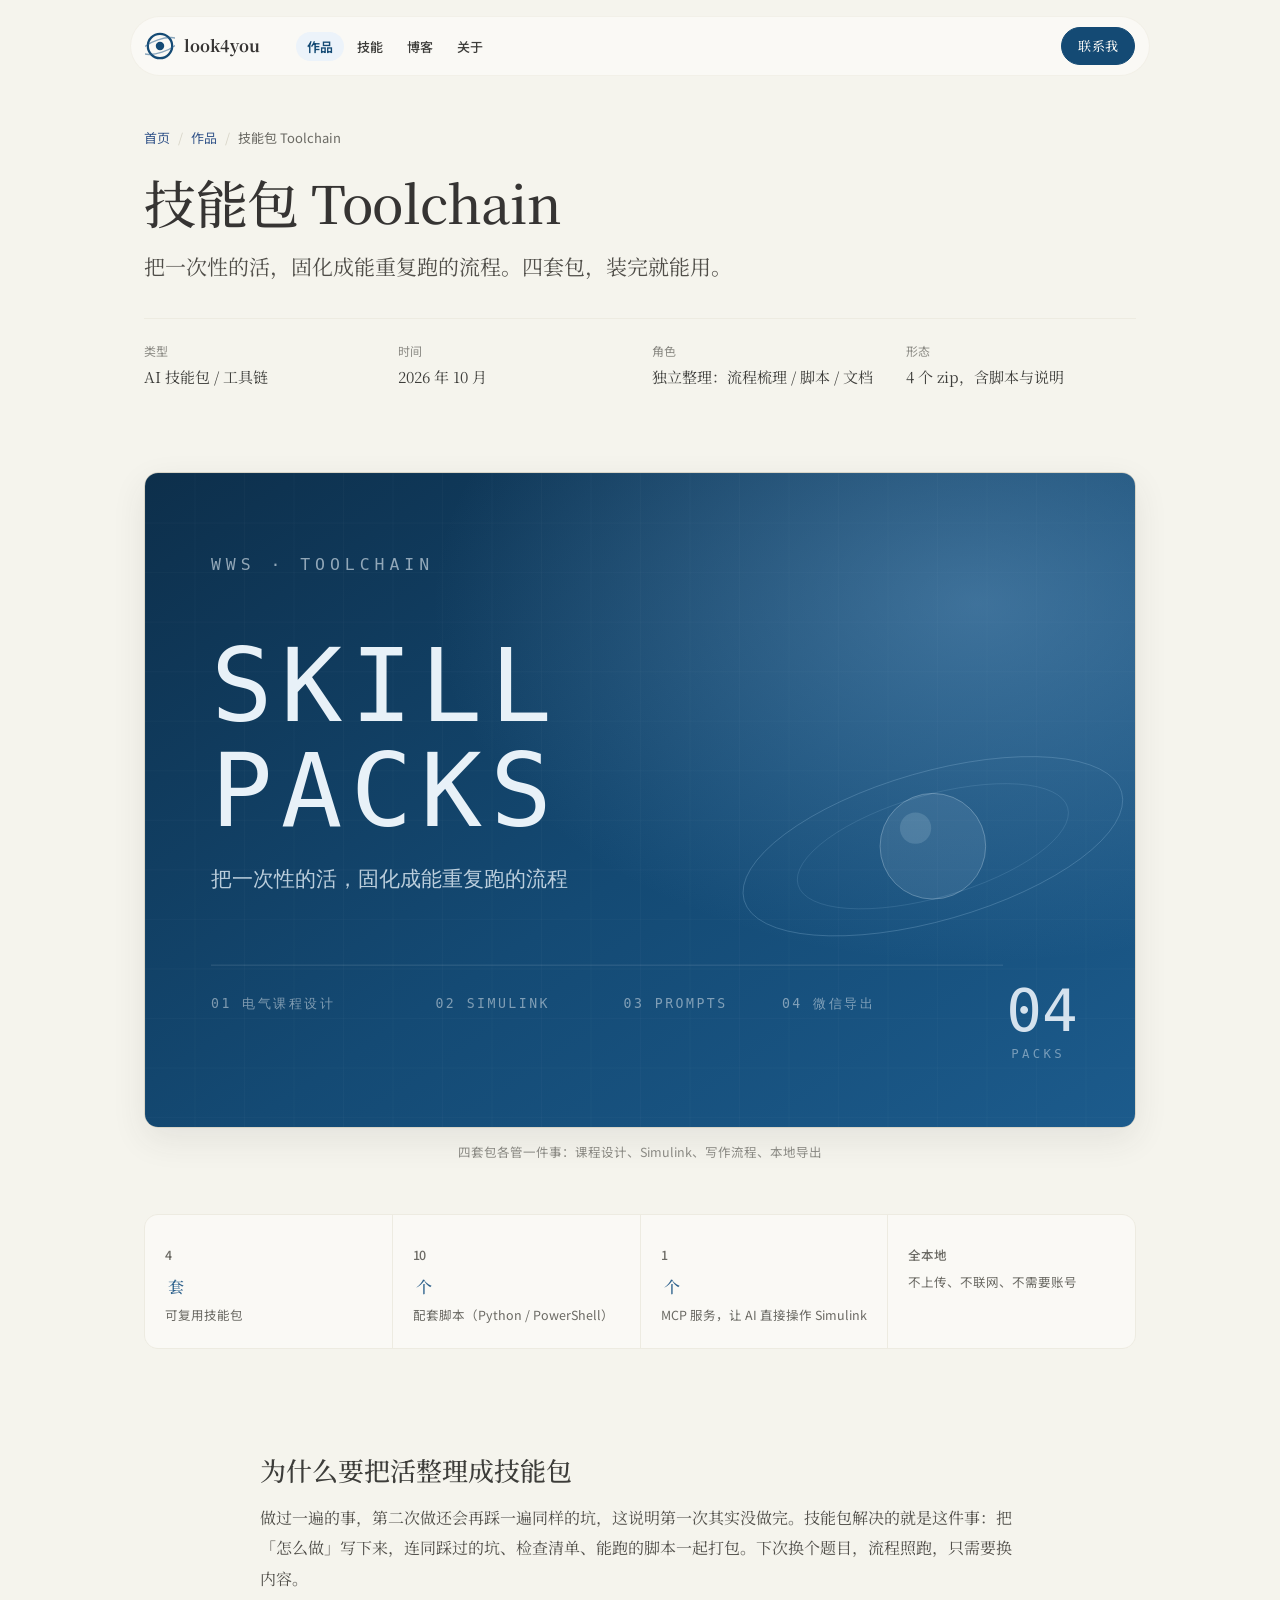
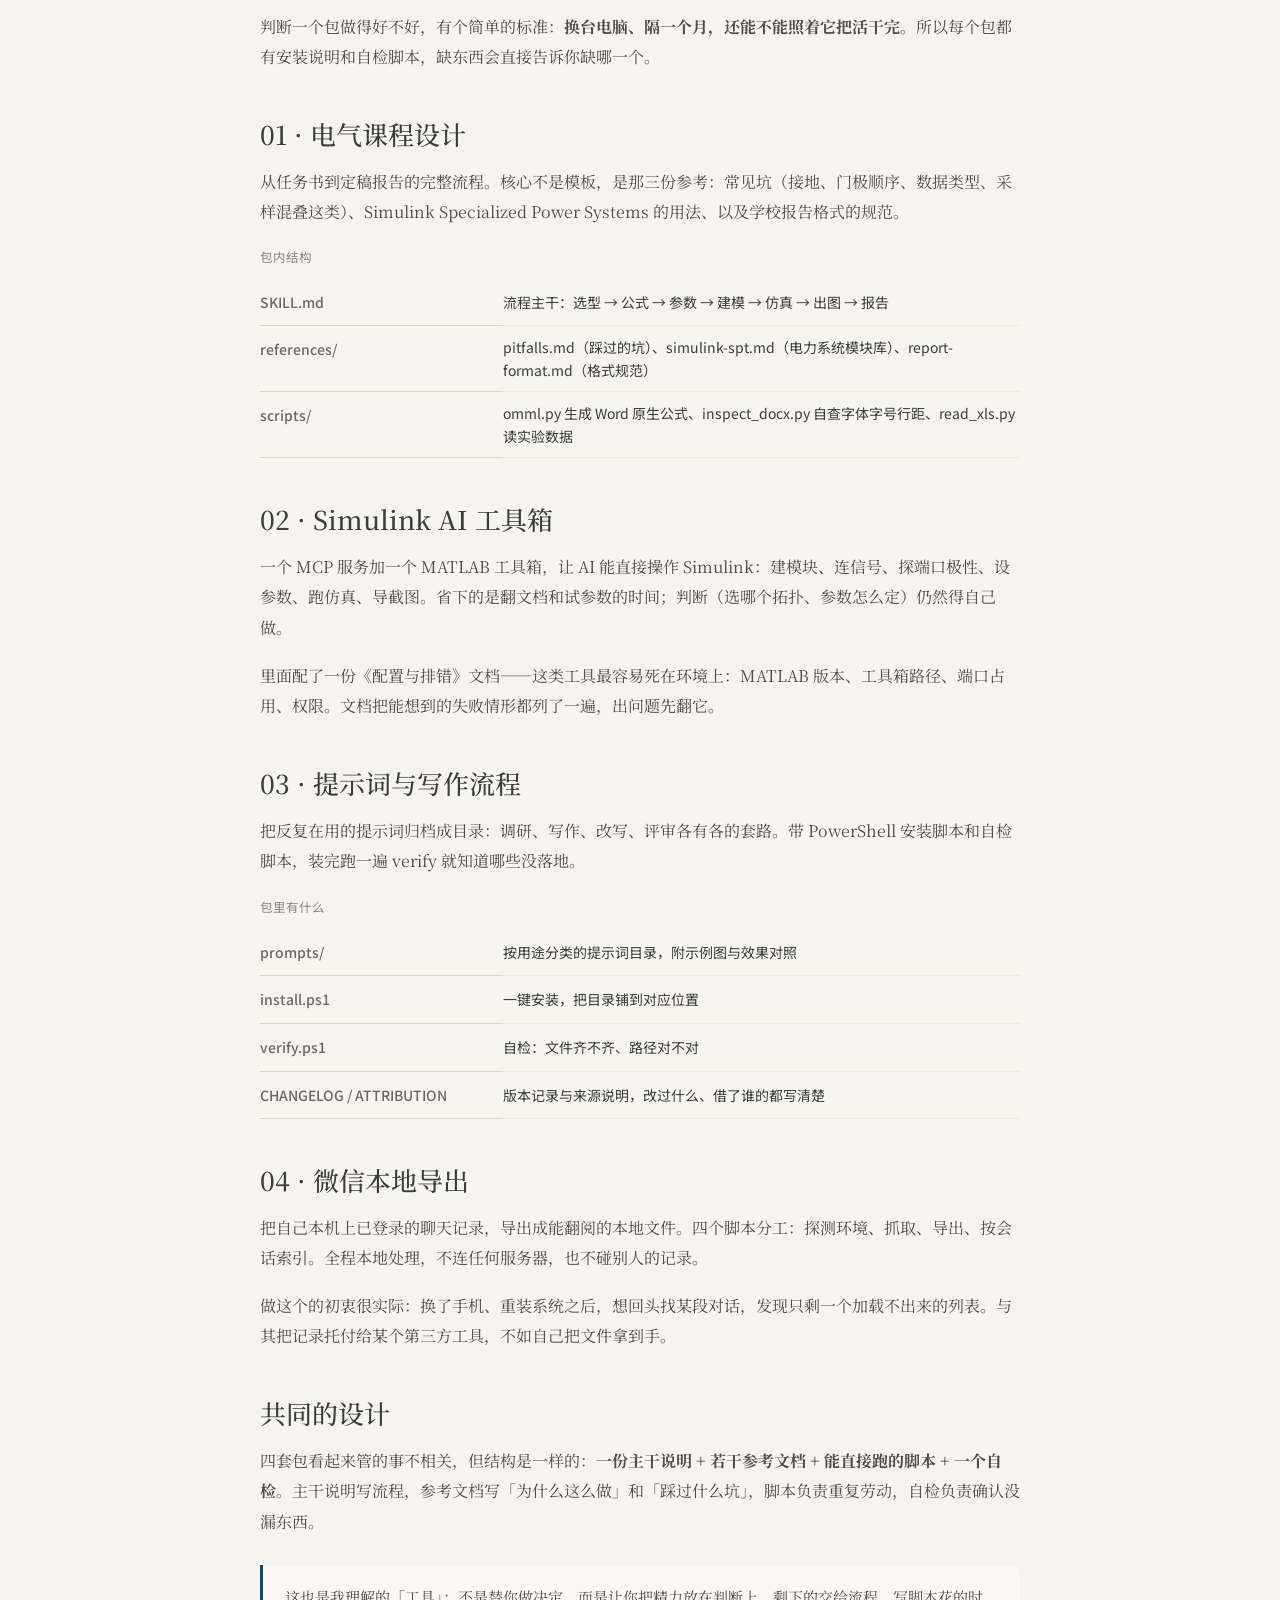
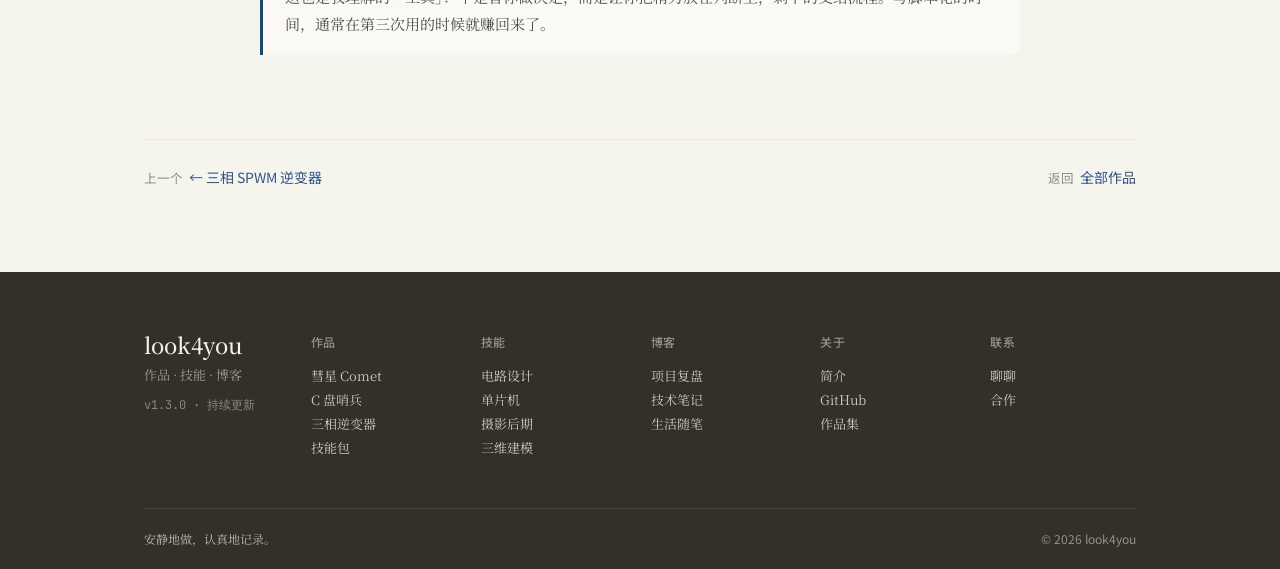
<file: work-skills.html>
<!doctype html>
<html lang="zh-CN">
<head>
<meta charset="utf-8">
<meta name="viewport" content="width=device-width, initial-scale=1">
<title>技能包 Toolchain · 作品 · look4you</title>
<meta name="description" content="四套自用技能包：电气课程设计、Simulink AI 工具箱、提示词合集、微信本地导出。">
<link rel="preconnect" href="https://fonts.googleapis.com">
<link rel="preconnect" href="https://fonts.gstatic.com" crossorigin>
<link href="https://fonts.googleapis.com/css2?family=Noto+Serif+SC:wght@400;500;600;700&family=Noto+Sans+SC:wght@400;500;700&family=JetBrains+Mono:wght@400;500&display=swap" rel="stylesheet">
<link rel="stylesheet" href="styles.css">
</head>
<body data-page="work-skills">

<a class="skip-link" href="#main">跳到主要内容</a>

<div class="page">

  <header class="nav-wrap">
    <nav class="site-nav" aria-label="主导航">
      <a class="nav-brand" href="index.html">
        <svg class="brand-mark" viewBox="0 0 32 32" aria-hidden="true">
          <circle cx="16" cy="16" r="13" fill="none" stroke="#144a74" stroke-width="2.4"/>
          <ellipse cx="16" cy="16" rx="20" ry="7" fill="none" stroke="#2d618c" stroke-width="1.4" opacity="0.55" transform="rotate(-18 16 16)"/>
          <circle cx="16" cy="16" r="4.5" fill="#144a74"/>
        </svg>
        <b><span data-field="nav.name" data-label="导航·品牌名" data-group="导航">look4you</span></b>
      </a>
      <div class="nav-links">
        <a href="works.html" class="active" aria-current="page"><span data-field="nav.l1" data-label="导航·作品" data-group="导航">作品</span></a>
        <a href="skills.html"><span data-field="nav.l2" data-label="导航·技能" data-group="导航">技能</span></a>
        <a href="blog.html"><span data-field="nav.l3" data-label="导航·博客" data-group="导航">博客</span></a>
        <a href="about.html"><span data-field="nav.l4" data-label="导航·关于" data-group="导航">关于</span></a>
      </div>
      <div class="nav-actions">
        <a class="btn-primary btn-sm" href="contact.html"><span data-field="nav.cta" data-label="导航·联系按钮" data-group="导航">联系我</span></a>
      </div>
    </nav>
  </header>

  <main id="main">

    <section class="page-hero">
      <nav class="crumb"><a href="index.html"><span data-field="skills.cr1" data-label="面包屑 1" data-group="页头">首页</span></a><span class="sep">/</span><a href="works.html"><span data-field="skills.cr2" data-label="面包屑 2" data-group="页头">作品</span></a><span class="sep">/</span><span data-field="crumb" data-label="面包屑当前页" data-group="页头">技能包 Toolchain</span></nav>
      <h1 data-field="sk.title" data-label="标题" data-group="页头">技能包 Toolchain</h1>
      <p class="lede" data-field="sk.lede" data-label="导语" data-type="textarea" data-group="页头">把一次性的活，固化成能重复跑的流程。四套包，装完就能用。</p>
      <dl class="work-meta">
        <div><dt data-field="skills.d1" data-label="元信息标签 1" data-group="页头">类型</dt><dd data-field="sk.m1" data-label="类型" data-group="页头">AI 技能包 / 工具链</dd></div>
        <div><dt data-field="skills.d2" data-label="元信息标签 2" data-group="页头">时间</dt><dd data-field="sk.m2" data-label="时间" data-group="页头">2026 年 10 月</dd></div>
        <div><dt data-field="skills.d3" data-label="元信息标签 3" data-group="页头">角色</dt><dd data-field="sk.m3" data-label="角色" data-group="页头">独立整理：流程梳理 / 脚本 / 文档</dd></div>
        <div><dt data-field="skills.d4" data-label="元信息标签 4" data-group="页头">形态</dt><dd data-field="sk.m4" data-label="形态" data-group="页头">4 个 zip，含脚本与说明</dd></div>
      </dl>
    </section>

    <figure class="work-cover">
      <img src="assets/works/skills/cover.svg" alt="技能包封面" loading="lazy">
      <figcaption data-field="skills.cap1" data-label="图注 1" data-group="图注">四套包各管一件事：课程设计、Simulink、写作流程、本地导出</figcaption>
    </figure>

    <div class="stat-row">
      <div class="stat"><b><span data-field="skills.s1v" data-label="数据 1 数值" data-group="数据条">4</span><em data-field="skills.u1" data-label="数据 1 单位" data-group="数据条">套</em></b><span data-field="skills.s1l" data-label="数据 1 说明" data-group="数据条">可复用技能包</span></div>
      <div class="stat"><b><span data-field="skills.s2v" data-label="数据 2 数值" data-group="数据条">10</span><em data-field="skills.u2" data-label="数据 2 单位" data-group="数据条">个</em></b><span data-field="skills.s2l" data-label="数据 2 说明" data-group="数据条">配套脚本（Python / PowerShell）</span></div>
      <div class="stat"><b><span data-field="skills.s3v" data-label="数据 3 数值" data-group="数据条">1</span><em data-field="skills.u3" data-label="数据 3 单位" data-group="数据条">个</em></b><span data-field="skills.s3l" data-label="数据 3 说明" data-group="数据条">MCP 服务，让 AI 直接操作 Simulink</span></div>
      <div class="stat"><b><span data-field="skills.s4v" data-label="数据 4 数值" data-group="数据条">全本地</span></b><span data-field="skills.s4l" data-label="数据 4 说明" data-group="数据条">不上传、不联网、不需要账号</span></div>
    </div>

    <section class="article">
      <div class="article-body">

        <h2 data-field="sk.h1" data-label="小标题1" data-group="正文">为什么要把活整理成技能包</h2>
        <p data-field="sk.p1" data-label="段落1" data-type="textarea" data-group="正文">做过一遍的事，第二次做还会再踩一遍同样的坑，这说明第一次其实没做完。技能包解决的就是这件事：把「怎么做」写下来，连同踩过的坑、检查清单、能跑的脚本一起打包。下次换个题目，流程照跑，只需要换内容。</p>
        <p data-field="sk.p2" data-label="段落2" data-type="textarea" data-group="正文">判断一个包做得好不好，有个简单的标准：<b>换台电脑、隔一个月，还能不能照着它把活干完。</b>所以每个包都有安装说明和自检脚本，缺东西会直接告诉你缺哪一个。</p>

        <h2 data-field="sk.h2" data-label="小标题2" data-group="正文">01 · 电气课程设计</h2>
        <p data-field="sk.p3" data-label="段落3" data-type="textarea" data-group="正文">从任务书到定稿报告的完整流程。核心不是模板，是那三份参考：常见坑（接地、门极顺序、数据类型、采样混叠这类）、Simulink Specialized Power Systems 的用法、以及学校报告格式的规范。</p>
        <table class="spec">
          <caption data-field="skills.tcap1" data-label="表格标题" data-group="表头与表格">包内结构</caption>
          <tbody>
            <tr><th data-field="skills.t1h" data-label="表第 1 行·名称" data-group="表头与表格">SKILL.md</th><td data-field="skills.t1d" data-label="表第 1 行·说明" data-group="表头与表格">流程主干：选型 → 公式 → 参数 → 建模 → 仿真 → 出图 → 报告</td></tr>
            <tr><th data-field="skills.t2h" data-label="表第 2 行·名称" data-group="表头与表格">references/</th><td data-field="skills.t2d" data-label="表第 2 行·说明" data-group="表头与表格">pitfalls.md（踩过的坑）、simulink-spt.md（电力系统模块库）、report-format.md（格式规范）</td></tr>
            <tr><th data-field="skills.t3h" data-label="表第 3 行·名称" data-group="表头与表格">scripts/</th><td data-field="skills.t3d" data-label="表第 3 行·说明" data-group="表头与表格">omml.py 生成 Word 原生公式、inspect_docx.py 自查字体字号行距、read_xls.py 读实验数据</td></tr>
          </tbody>
        </table>

        <h2 data-field="sk.h3" data-label="小标题3" data-group="正文">02 · Simulink AI 工具箱</h2>
        <p data-field="sk.p4" data-label="段落4" data-type="textarea" data-group="正文">一个 MCP 服务加一个 MATLAB 工具箱，让 AI 能直接操作 Simulink：建模块、连信号、探端口极性、设参数、跑仿真、导截图。省下的是翻文档和试参数的时间；判断（选哪个拓扑、参数怎么定）仍然得自己做。</p>
        <p data-field="sk.p5" data-label="段落5" data-type="textarea" data-group="正文">里面配了一份《配置与排错》文档——这类工具最容易死在环境上：MATLAB 版本、工具箱路径、端口占用、权限。文档把能想到的失败情形都列了一遍，出问题先翻它。</p>

        <h2 data-field="sk.h4" data-label="小标题4" data-group="正文">03 · 提示词与写作流程</h2>
        <p data-field="sk.p6" data-label="段落6" data-type="textarea" data-group="正文">把反复在用的提示词归档成目录：调研、写作、改写、评审各有各的套路。带 PowerShell 安装脚本和自检脚本，装完跑一遍 verify 就知道哪些没落地。</p>
        <table class="spec">
          <caption data-field="skills.tcap2" data-label="表格标题" data-group="表头与表格">包里有什么</caption>
          <tbody>
            <tr><th data-field="skills.t4h" data-label="表第 4 行·名称" data-group="表头与表格">prompts/</th><td data-field="skills.t4d" data-label="表第 4 行·说明" data-group="表头与表格">按用途分类的提示词目录，附示例图与效果对照</td></tr>
            <tr><th data-field="skills.t5h" data-label="表第 5 行·名称" data-group="表头与表格">install.ps1</th><td data-field="skills.t5d" data-label="表第 5 行·说明" data-group="表头与表格">一键安装，把目录铺到对应位置</td></tr>
            <tr><th data-field="skills.t6h" data-label="表第 6 行·名称" data-group="表头与表格">verify.ps1</th><td data-field="skills.t6d" data-label="表第 6 行·说明" data-group="表头与表格">自检：文件齐不齐、路径对不对</td></tr>
            <tr><th data-field="skills.t7h" data-label="表第 7 行·名称" data-group="表头与表格">CHANGELOG / ATTRIBUTION</th><td data-field="skills.t7d" data-label="表第 7 行·说明" data-group="表头与表格">版本记录与来源说明，改过什么、借了谁的都写清楚</td></tr>
          </tbody>
        </table>

        <h2 data-field="sk.h5" data-label="小标题5" data-group="正文">04 · 微信本地导出</h2>
        <p data-field="sk.p6b" data-label="段落7" data-type="textarea" data-group="正文">把自己本机上已登录的聊天记录，导出成能翻阅的本地文件。四个脚本分工：探测环境、抓取、导出、按会话索引。全程本地处理，不连任何服务器，也不碰别人的记录。</p>
        <p data-field="sk.p7" data-label="段落8" data-type="textarea" data-group="正文">做这个的初衷很实际：换了手机、重装系统之后，想回头找某段对话，发现只剩一个加载不出来的列表。与其把记录托付给某个第三方工具，不如自己把文件拿到手。</p>

        <h2 data-field="sk.h6" data-label="小标题6" data-group="正文">共同的设计</h2>
        <p data-field="sk.p8" data-label="段落9" data-type="textarea" data-group="正文">四套包看起来管的事不相关，但结构是一样的：<b>一份主干说明 + 若干参考文档 + 能直接跑的脚本 + 一个自检</b>。主干说明写流程，参考文档写「为什么这么做」和「踩过什么坑」，脚本负责重复劳动，自检负责确认没漏东西。</p>
        <div class="callout" data-field="sk.q1" data-label="提示块" data-type="textarea" data-group="正文">这也是我理解的「工具」：不是替你做决定，而是让你把精力放在判断上，剩下的交给流程。写脚本花的时间，通常在第三次用的时候就赚回来了。</div>
      </div>
    </section>

    <nav class="work-nav" aria-label="作品导航">
      <a href="work-inverter.html"><span class="dir" data-field="skills.nav1" data-label="上下篇方向词 1" data-group="页尾导航">上一个</span><span data-field="skills.pn1" data-label="上下篇 1 标题" data-group="页尾导航">← 三相 SPWM 逆变器</span></a>
      <a href="works.html"><span class="dir" data-field="skills.nav2" data-label="上下篇方向词 2" data-group="页尾导航">返回</span><span data-field="skills.pn2" data-label="上下篇 2 标题" data-group="页尾导航">全部作品</span></a>
    </nav>

  </main>
</div>

<footer class="foot">
  <div class="foot-inner">
    <div class="foot-top">
      <div class="mark">
        <div class="wm-name"><span data-field="footer.name" data-label="页脚品牌名" data-group="页脚">look4you</span></div>
        <div class="wm-sub" data-field="footer.sub" data-label="页脚副标题" data-group="页脚">作品 · 技能 · 博客</div>
        <div class="wm-ver" data-field="footer.ver" data-label="页脚版本行" data-group="页脚">v1.3.0 · 持续更新</div>
      </div>
      <div class="foot-cols">
        <div class="foot-col">
          <div class="foot-col-title" data-field="footer.c1t" data-label="页脚·作品·标题" data-group="页脚">作品</div>
          <a href="work-comet.html"><span data-field="footer.c1l1" data-label="页脚·作品·链接1" data-group="页脚">彗星 Comet</span></a>
          <a href="work-sentinel.html"><span data-field="footer.c1l2" data-label="页脚·作品·链接2" data-group="页脚">C 盘哨兵</span></a>
          <a href="work-inverter.html"><span data-field="footer.c1l3" data-label="页脚·作品·链接3" data-group="页脚">三相逆变器</span></a>
          <a href="work-skills.html"><span data-field="footer.c1l4" data-label="页脚·作品·链接4" data-group="页脚">技能包</span></a>
        </div>
        <div class="foot-col">
          <div class="foot-col-title" data-field="footer.c2t" data-label="页脚·技能·标题" data-group="页脚">技能</div>
          <a href="skills.html"><span data-field="footer.c2l1" data-label="页脚·技能·链接1" data-group="页脚">电路设计</span></a>
          <a href="skills.html"><span data-field="footer.c2l2" data-label="页脚·技能·链接2" data-group="页脚">单片机</span></a>
          <a href="skills.html"><span data-field="footer.c2l3" data-label="页脚·技能·链接3" data-group="页脚">摄影后期</span></a>
          <a href="skills.html"><span data-field="footer.c2l4" data-label="页脚·技能·链接4" data-group="页脚">三维建模</span></a>
        </div>
        <div class="foot-col">
          <div class="foot-col-title" data-field="footer.c3t" data-label="页脚·博客·标题" data-group="页脚">博客</div>
          <a href="blog.html"><span data-field="footer.c3l1" data-label="页脚·博客·链接1" data-group="页脚">项目复盘</span></a>
          <a href="blog.html"><span data-field="footer.c3l2" data-label="页脚·博客·链接2" data-group="页脚">技术笔记</span></a>
          <a href="blog.html"><span data-field="footer.c3l3" data-label="页脚·博客·链接3" data-group="页脚">生活随笔</span></a>
        </div>
        <div class="foot-col">
          <div class="foot-col-title" data-field="footer.c4t" data-label="页脚·关于·标题" data-group="页脚">关于</div>
          <a href="about.html"><span data-field="footer.c4l1" data-label="页脚·关于·链接1" data-group="页脚">简介</span></a>
          <a href="https://github.com/look4you-yuan"><span data-field="footer.c4l2" data-label="页脚·关于·链接2" data-group="页脚">GitHub</span></a>
          <a href="works.html"><span data-field="footer.c4l3" data-label="页脚·关于·链接3" data-group="页脚">作品集</span></a>
        </div>
        <div class="foot-col">
          <div class="foot-col-title" data-field="footer.c5t" data-label="页脚·联系·标题" data-group="页脚">联系</div>
          <a href="contact.html"><span data-field="footer.c5l1" data-label="页脚·联系·链接1" data-group="页脚">聊聊</span></a>
          <a href="contact.html"><span data-field="footer.c5l2" data-label="页脚·联系·链接2" data-group="页脚">合作</span></a>
        </div>
      </div>
    </div>
    <div class="foot-bottom">
      <span class="ethos" data-field="footer.ethos" data-label="页脚格言" data-group="页脚">安静地做，认真地记录。</span>
      <span data-field="footer.copy" data-label="页脚版权行" data-group="页脚">© 2026 look4you</span>
    </div>
  </div>
</footer>

<script src="editor.js"></script>
<script src="motion.js"></script>

</body>
</html>
</file>
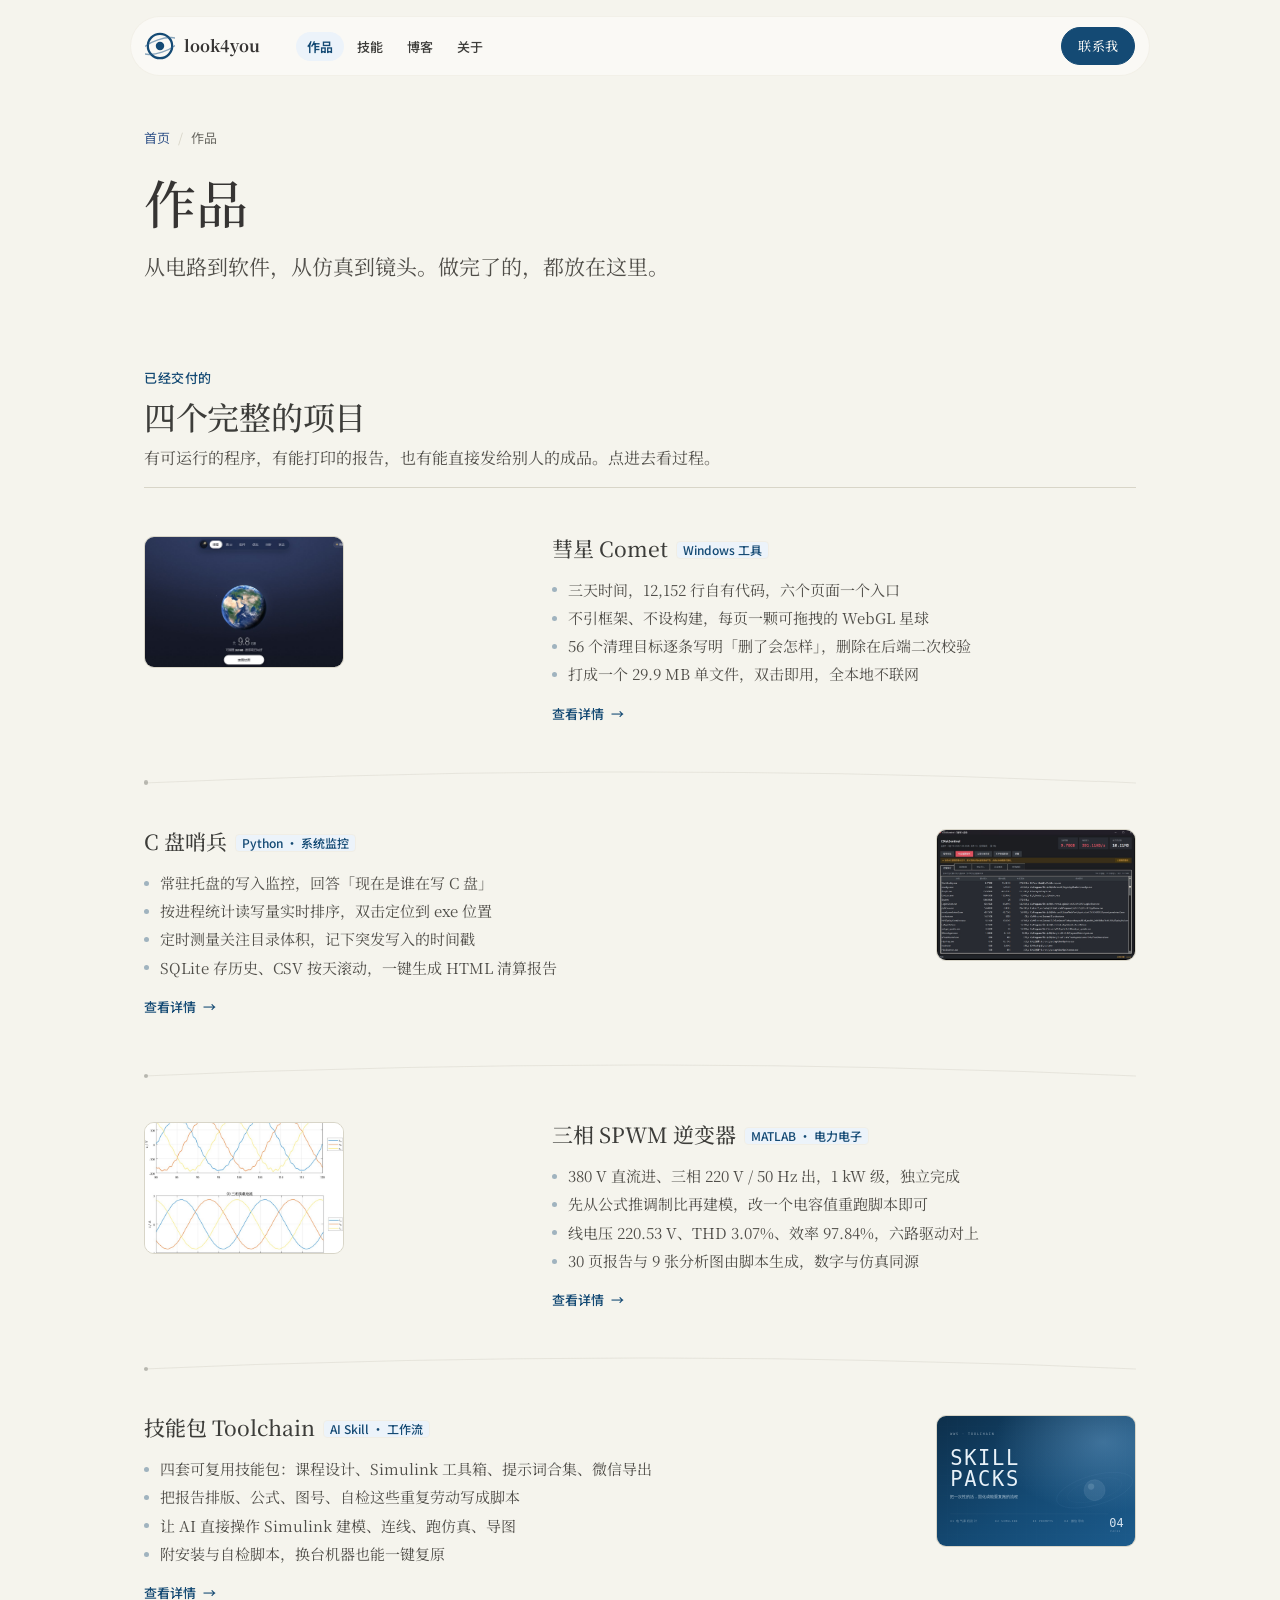
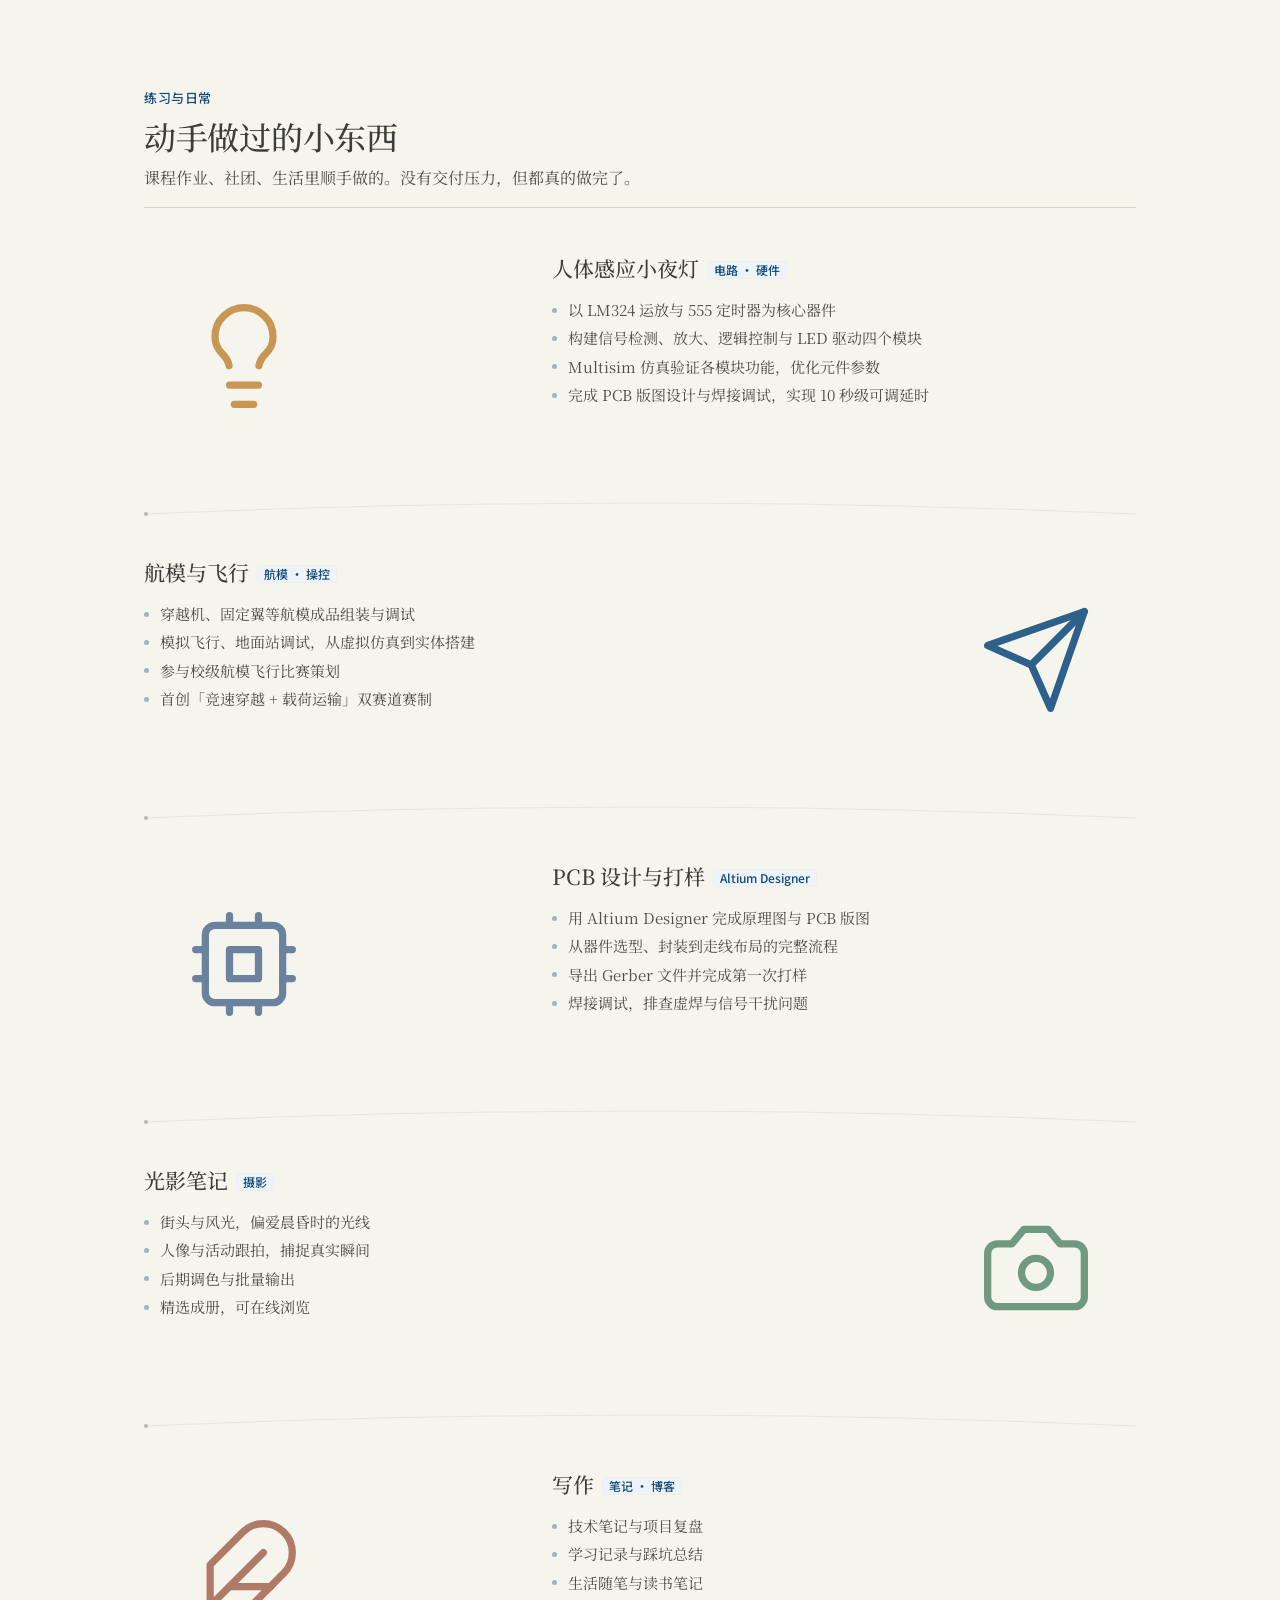
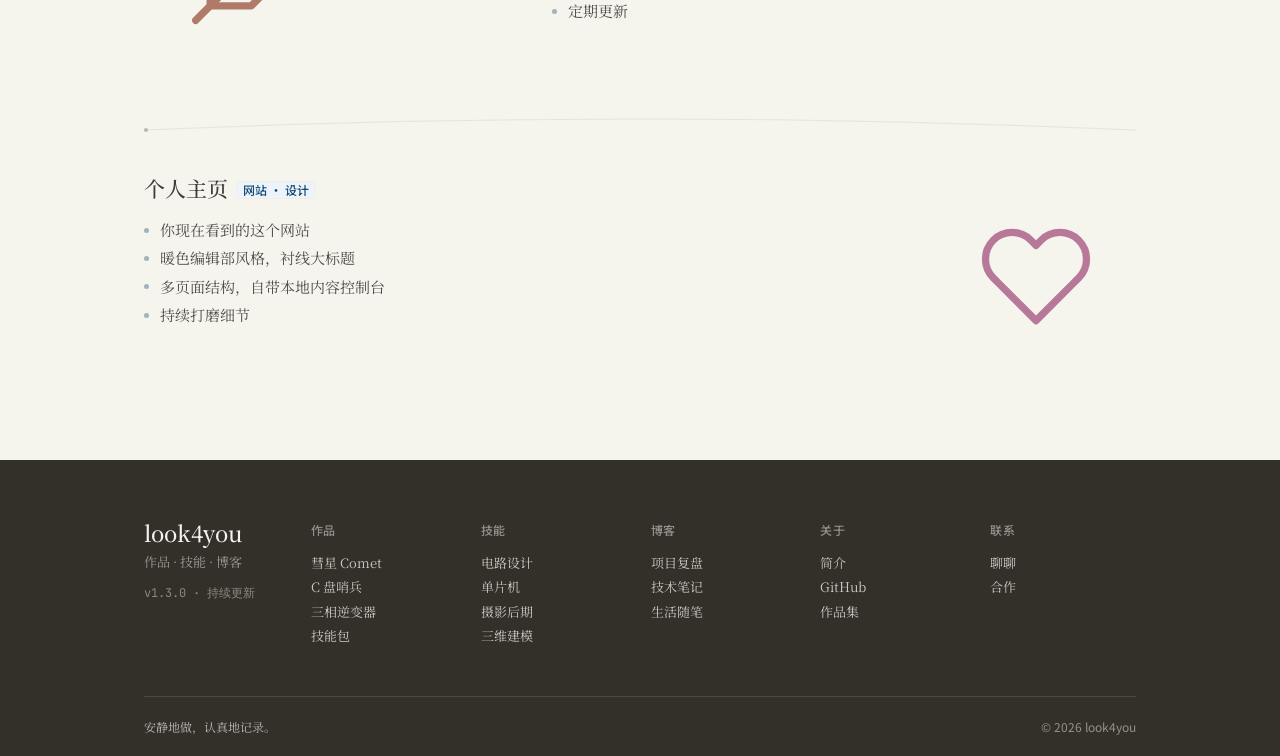
<file: works.html>
<!doctype html>
<html lang="zh-CN">
<head>
<meta charset="utf-8">
<meta name="viewport" content="width=device-width, initial-scale=1">
<title>作品 · look4you</title>
<meta name="description" content="look4you 的作品陈列：从电路到桌面软件，从仿真到镜头。">
<link rel="preconnect" href="https://fonts.googleapis.com">
<link rel="preconnect" href="https://fonts.gstatic.com" crossorigin>
<link href="https://fonts.googleapis.com/css2?family=Noto+Serif+SC:wght@400;500;600;700&family=Noto+Sans+SC:wght@400;500;700&family=JetBrains+Mono:wght@400;500&display=swap" rel="stylesheet">
<link rel="stylesheet" href="styles.css">
</head>
<body data-page="works">

<a class="skip-link" href="#main">跳到主要内容</a>

<div class="page">

  <header class="nav-wrap">
    <nav class="site-nav" aria-label="主导航">
      <a class="nav-brand" href="index.html">
        <svg class="brand-mark" viewBox="0 0 32 32" aria-hidden="true">
          <circle cx="16" cy="16" r="13" fill="none" stroke="#144a74" stroke-width="2.4"/>
          <ellipse cx="16" cy="16" rx="20" ry="7" fill="none" stroke="#2d618c" stroke-width="1.4" opacity="0.55" transform="rotate(-18 16 16)"/>
          <circle cx="16" cy="16" r="4.5" fill="#144a74"/>
        </svg>
        <b><span data-field="nav.name" data-label="导航·品牌名" data-group="导航">look4you</span></b>
      </a>
      <div class="nav-links">
        <a href="works.html" class="active" aria-current="page"><span data-field="nav.l1" data-label="导航·作品" data-group="导航">作品</span></a>
        <a href="skills.html"><span data-field="nav.l2" data-label="导航·技能" data-group="导航">技能</span></a>
        <a href="blog.html"><span data-field="nav.l3" data-label="导航·博客" data-group="导航">博客</span></a>
        <a href="about.html"><span data-field="nav.l4" data-label="导航·关于" data-group="导航">关于</span></a>
      </div>
      <div class="nav-actions">
        <a class="btn-primary btn-sm" href="contact.html"><span data-field="nav.cta" data-label="导航·联系按钮" data-group="导航">联系我</span></a>
      </div>
    </nav>
  </header>

  <main id="main">

    <section class="page-hero">
      <nav class="crumb"><a href="index.html"><span data-field="works.cr1" data-label="面包屑 1" data-group="页头">首页</span></a><span class="sep">/</span><span data-field="crumb" data-label="面包屑当前页" data-group="页头">作品</span></nav>
      <h1 data-field="page.title" data-label="页面标题" data-group="页头">作品</h1>
      <p class="lede" data-field="page.lede" data-label="页面导语" data-type="textarea" data-group="页头">从电路到软件，从仿真到镜头。做完了的，都放在这里。</p>
    </section>

    <div class="group-head tight">
      <p class="section-eyebrow" data-field="w.g1e" data-label="分组1 眉题" data-group="分组标题">已经交付的</p>
      <h2 class="section-title" data-field="w.g1t" data-label="分组1 标题" data-group="分组标题">四个完整的项目</h2>
      <p class="section-lede" data-field="w.g1l" data-label="分组1 导语" data-type="textarea" data-group="分组标题">有可运行的程序，有能打印的报告，也有能直接发给别人的成品。点进去看过程。</p>
    </div>

    <div class="feature-cards" data-list="works" data-label="项目卡片">

      <article class="fcard" data-item>
        <figure class="fcard-media">
          <div class="fcard-shot">
            <img src="assets/works/comet/cover.jpg" data-field="shot" data-label="缩略图" data-type="img" alt="彗星 Comet 界面">
          </div>
        </figure>
        <div class="fcard-body">
          <h3 class="fcard-name"><span data-field="name" data-label="名称">彗星 Comet</span><span class="tag" data-field="tag" data-label="标签">Windows 工具</span></h3>
          <ul class="fcard-points" data-field="points" data-label="要点（每行一条）" data-type="lines">
            <li>三天时间，12,152 行自有代码，六个页面一个入口</li>
            <li>不引框架、不设构建，每页一颗可拖拽的 WebGL 星球</li>
            <li>56 个清理目标逐条写明「删了会怎样」，删除在后端二次校验</li>
            <li>打成一个 29.9 MB 单文件，双击即用，全本地不联网</li>
          </ul>
          <a class="fcard-more" href="work-comet.html" data-field="more" data-label="详情链接" data-type="link"><span data-field="moretext" data-label="详情链接文字">查看详情</span> <i>→</i></a>
        </div>
      </article>

      <article class="fcard" data-item>
        <figure class="fcard-media">
          <div class="fcard-shot">
            <img src="assets/works/sentinel/preview.jpg" data-field="shot" data-label="缩略图" data-type="img" alt="C 盘哨兵主界面">
          </div>
        </figure>
        <div class="fcard-body">
          <h3 class="fcard-name"><span data-field="name" data-label="名称">C 盘哨兵</span><span class="tag" data-field="tag" data-label="标签">Python · 系统监控</span></h3>
          <ul class="fcard-points" data-field="points" data-label="要点（每行一条）" data-type="lines">
            <li>常驻托盘的写入监控，回答「现在是谁在写 C 盘」</li>
            <li>按进程统计读写量实时排序，双击定位到 exe 位置</li>
            <li>定时测量关注目录体积，记下突发写入的时间戳</li>
            <li>SQLite 存历史、CSV 按天滚动，一键生成 HTML 清算报告</li>
          </ul>
          <a class="fcard-more" href="work-sentinel.html" data-field="more" data-label="详情链接" data-type="link"><span data-field="moretext" data-label="详情链接文字">查看详情</span> <i>→</i></a>
        </div>
      </article>

      <article class="fcard" data-item>
        <figure class="fcard-media">
          <div class="fcard-shot">
            <img src="assets/works/inverter/steady-waveform.jpg" data-field="shot" data-label="缩略图" data-type="img" alt="三相逆变器稳态波形">
          </div>
        </figure>
        <div class="fcard-body">
          <h3 class="fcard-name"><span data-field="name" data-label="名称">三相 SPWM 逆变器</span><span class="tag" data-field="tag" data-label="标签">MATLAB · 电力电子</span></h3>
          <ul class="fcard-points" data-field="points" data-label="要点（每行一条）" data-type="lines">
            <li>380 V 直流进、三相 220 V / 50 Hz 出，1 kW 级，独立完成</li>
            <li>先从公式推调制比再建模，改一个电容值重跑脚本即可</li>
            <li>线电压 220.53 V、THD 3.07%、效率 97.84%，六路驱动对上</li>
            <li>30 页报告与 9 张分析图由脚本生成，数字与仿真同源</li>
          </ul>
          <a class="fcard-more" href="work-inverter.html" data-field="more" data-label="详情链接" data-type="link"><span data-field="moretext" data-label="详情链接文字">查看详情</span> <i>→</i></a>
        </div>
      </article>

      <article class="fcard" data-item>
        <figure class="fcard-media">
          <div class="fcard-shot">
            <img src="assets/works/skills/cover.svg" data-field="shot" data-label="缩略图" data-type="img" alt="技能包封面">
          </div>
        </figure>
        <div class="fcard-body">
          <h3 class="fcard-name"><span data-field="name" data-label="名称">技能包 Toolchain</span><span class="tag" data-field="tag" data-label="标签">AI Skill · 工作流</span></h3>
          <ul class="fcard-points" data-field="points" data-label="要点（每行一条）" data-type="lines">
            <li>四套可复用技能包：课程设计、Simulink 工具箱、提示词合集、微信导出</li>
            <li>把报告排版、公式、图号、自检这些重复劳动写成脚本</li>
            <li>让 AI 直接操作 Simulink 建模、连线、跑仿真、导图</li>
            <li>附安装与自检脚本，换台机器也能一键复原</li>
          </ul>
          <a class="fcard-more" href="work-skills.html" data-field="more" data-label="详情链接" data-type="link"><span data-field="moretext" data-label="详情链接文字">查看详情</span> <i>→</i></a>
        </div>
      </article>

    </div>

    <div class="group-head">
      <p class="section-eyebrow" data-field="w.g2e" data-label="分组2 眉题" data-group="分组标题">练习与日常</p>
      <h2 class="section-title" data-field="w.g2t" data-label="分组2 标题" data-group="分组标题">动手做过的小东西</h2>
      <p class="section-lede" data-field="w.g2l" data-label="分组2 导语" data-type="textarea" data-group="分组标题">课程作业、社团、生活里顺手做的。没有交付压力，但都真的做完了。</p>
    </div>

    <div class="feature-cards" data-list="works-more" data-label="练习卡片">

      <article class="fcard" data-item>
        <figure class="fcard-media">
          <div class="work-icon c-amber" data-field="icon" data-label="图标" data-type="icon">
            <svg viewBox="0 0 24 24" aria-hidden="true"><path d="M9 18h6"/><path d="M10 22h4"/><path d="M15.09 14c.18-.98.65-1.74 1.41-2.5A4.65 4.65 0 0 0 18 8 6 6 0 0 0 6 8c0 1 .23 2.23 1.5 3.5.76.76 1.23 1.52 1.41 2.5"/></svg>
          </div>
        </figure>
        <div class="fcard-body">
          <h3 class="fcard-name"><span data-field="name" data-label="名称">人体感应小夜灯</span><span class="tag" data-field="tag" data-label="标签">电路 · 硬件</span></h3>
          <ul class="fcard-points" data-field="points" data-label="要点（每行一条）" data-type="lines">
            <li>以 LM324 运放与 555 定时器为核心器件</li>
            <li>构建信号检测、放大、逻辑控制与 LED 驱动四个模块</li>
            <li>Multisim 仿真验证各模块功能，优化元件参数</li>
            <li>完成 PCB 版图设计与焊接调试，实现 10 秒级可调延时</li>
          </ul>
        </div>
      </article>

      <article class="fcard" data-item>
        <figure class="fcard-media">
          <div class="work-icon c-navy" data-field="icon" data-label="图标" data-type="icon">
            <svg viewBox="0 0 24 24" aria-hidden="true"><path d="m22 2-7 20-4-9-9-4Z"/><path d="M22 2 11 13"/></svg>
          </div>
        </figure>
        <div class="fcard-body">
          <h3 class="fcard-name"><span data-field="name" data-label="名称">航模与飞行</span><span class="tag" data-field="tag" data-label="标签">航模 · 操控</span></h3>
          <ul class="fcard-points" data-field="points" data-label="要点（每行一条）" data-type="lines">
            <li>穿越机、固定翼等航模成品组装与调试</li>
            <li>模拟飞行、地面站调试，从虚拟仿真到实体搭建</li>
            <li>参与校级航模飞行比赛策划</li>
            <li>首创「竞速穿越 + 载荷运输」双赛道赛制</li>
          </ul>
        </div>
      </article>

      <article class="fcard" data-item>
        <figure class="fcard-media">
          <div class="work-icon c-slate" data-field="icon" data-label="图标" data-type="icon">
            <svg viewBox="0 0 24 24" aria-hidden="true"><rect x="4" y="4" width="16" height="16" rx="2"/><rect x="9" y="9" width="6" height="6"/><path d="M9 2v2M15 2v2M9 20v2M15 20v2M2 9h2M2 15h2M20 9h2M20 15h2"/></svg>
          </div>
        </figure>
        <div class="fcard-body">
          <h3 class="fcard-name"><span data-field="name" data-label="名称">PCB 设计与打样</span><span class="tag" data-field="tag" data-label="标签">Altium Designer</span></h3>
          <ul class="fcard-points" data-field="points" data-label="要点（每行一条）" data-type="lines">
            <li>用 Altium Designer 完成原理图与 PCB 版图</li>
            <li>从器件选型、封装到走线布局的完整流程</li>
            <li>导出 Gerber 文件并完成第一次打样</li>
            <li>焊接调试，排查虚焊与信号干扰问题</li>
          </ul>
        </div>
      </article>

      <article class="fcard" data-item>
        <figure class="fcard-media">
          <div class="work-icon c-sage" data-field="icon" data-label="图标" data-type="icon">
            <svg viewBox="0 0 24 24" aria-hidden="true"><path d="M14.5 4h-5L7 7H4a2 2 0 0 0-2 2v9a2 2 0 0 0 2 2h16a2 2 0 0 0 2-2V9a2 2 0 0 0-2-2h-3l-2.5-3z"/><circle cx="12" cy="13" r="3"/></svg>
          </div>
        </figure>
        <div class="fcard-body">
          <h3 class="fcard-name"><span data-field="name" data-label="名称">光影笔记</span><span class="tag" data-field="tag" data-label="标签">摄影</span></h3>
          <ul class="fcard-points" data-field="points" data-label="要点（每行一条）" data-type="lines">
            <li>街头与风光，偏爱晨昏时的光线</li>
            <li>人像与活动跟拍，捕捉真实瞬间</li>
            <li>后期调色与批量输出</li>
            <li>精选成册，可在线浏览</li>
          </ul>
        </div>
      </article>

      <article class="fcard" data-item>
        <figure class="fcard-media">
          <div class="work-icon c-terracotta" data-field="icon" data-label="图标" data-type="icon">
            <svg viewBox="0 0 24 24" aria-hidden="true"><path d="M20.24 12.24a6 6 0 0 0-8.49-8.49L5 10.5V19h8.5z"/><line x1="16" y1="8" x2="2" y2="22"/><line x1="17.5" y1="15" x2="9" y2="15"/></svg>
          </div>
        </figure>
        <div class="fcard-body">
          <h3 class="fcard-name"><span data-field="name" data-label="名称">写作</span><span class="tag" data-field="tag" data-label="标签">笔记 · 博客</span></h3>
          <ul class="fcard-points" data-field="points" data-label="要点（每行一条）" data-type="lines">
            <li>技术笔记与项目复盘</li>
            <li>学习记录与踩坑总结</li>
            <li>生活随笔与读书笔记</li>
            <li>定期更新</li>
          </ul>
        </div>
      </article>

      <article class="fcard" data-item>
        <figure class="fcard-media">
          <div class="work-icon c-rose" data-field="icon" data-label="图标" data-type="icon">
            <svg viewBox="0 0 24 24" aria-hidden="true"><path d="M20.84 4.61a5.5 5.5 0 0 0-7.78 0L12 5.67l-1.06-1.06a5.5 5.5 0 0 0-7.78 7.78l1.06 1.06L12 21.23l7.78-7.78 1.06-1.06a5.5 5.5 0 0 0 0-7.78z"/></svg>
          </div>
        </figure>
        <div class="fcard-body">
          <h3 class="fcard-name"><span data-field="name" data-label="名称">个人主页</span><span class="tag" data-field="tag" data-label="标签">网站 · 设计</span></h3>
          <ul class="fcard-points" data-field="points" data-label="要点（每行一条）" data-type="lines">
            <li>你现在看到的这个网站</li>
            <li>暖色编辑部风格，衬线大标题</li>
            <li>多页面结构，自带本地内容控制台</li>
            <li>持续打磨细节</li>
          </ul>
        </div>
      </article>

    </div>
  </main>
</div>

<footer class="foot">
  <div class="foot-inner">
    <div class="foot-top">
      <div class="mark">
        <div class="wm-name"><span data-field="footer.name" data-label="页脚品牌名" data-group="页脚">look4you</span></div>
        <div class="wm-sub" data-field="footer.sub" data-label="页脚副标题" data-group="页脚">作品 · 技能 · 博客</div>
        <div class="wm-ver" data-field="footer.ver" data-label="页脚版本行" data-group="页脚">v1.3.0 · 持续更新</div>
      </div>
      <div class="foot-cols">
        <div class="foot-col">
          <div class="foot-col-title" data-field="footer.c1t" data-label="页脚·作品·标题" data-group="页脚">作品</div>
          <a href="work-comet.html"><span data-field="footer.c1l1" data-label="页脚·作品·链接1" data-group="页脚">彗星 Comet</span></a>
          <a href="work-sentinel.html"><span data-field="footer.c1l2" data-label="页脚·作品·链接2" data-group="页脚">C 盘哨兵</span></a>
          <a href="work-inverter.html"><span data-field="footer.c1l3" data-label="页脚·作品·链接3" data-group="页脚">三相逆变器</span></a>
          <a href="work-skills.html"><span data-field="footer.c1l4" data-label="页脚·作品·链接4" data-group="页脚">技能包</span></a>
        </div>
        <div class="foot-col">
          <div class="foot-col-title" data-field="footer.c2t" data-label="页脚·技能·标题" data-group="页脚">技能</div>
          <a href="skills.html"><span data-field="footer.c2l1" data-label="页脚·技能·链接1" data-group="页脚">电路设计</span></a>
          <a href="skills.html"><span data-field="footer.c2l2" data-label="页脚·技能·链接2" data-group="页脚">单片机</span></a>
          <a href="skills.html"><span data-field="footer.c2l3" data-label="页脚·技能·链接3" data-group="页脚">摄影后期</span></a>
          <a href="skills.html"><span data-field="footer.c2l4" data-label="页脚·技能·链接4" data-group="页脚">三维建模</span></a>
        </div>
        <div class="foot-col">
          <div class="foot-col-title" data-field="footer.c3t" data-label="页脚·博客·标题" data-group="页脚">博客</div>
          <a href="blog.html"><span data-field="footer.c3l1" data-label="页脚·博客·链接1" data-group="页脚">项目复盘</span></a>
          <a href="blog.html"><span data-field="footer.c3l2" data-label="页脚·博客·链接2" data-group="页脚">技术笔记</span></a>
          <a href="blog.html"><span data-field="footer.c3l3" data-label="页脚·博客·链接3" data-group="页脚">生活随笔</span></a>
        </div>
        <div class="foot-col">
          <div class="foot-col-title" data-field="footer.c4t" data-label="页脚·关于·标题" data-group="页脚">关于</div>
          <a href="about.html"><span data-field="footer.c4l1" data-label="页脚·关于·链接1" data-group="页脚">简介</span></a>
          <a href="https://github.com/look4you-yuan"><span data-field="footer.c4l2" data-label="页脚·关于·链接2" data-group="页脚">GitHub</span></a>
          <a href="works.html"><span data-field="footer.c4l3" data-label="页脚·关于·链接3" data-group="页脚">作品集</span></a>
        </div>
        <div class="foot-col">
          <div class="foot-col-title" data-field="footer.c5t" data-label="页脚·联系·标题" data-group="页脚">联系</div>
          <a href="contact.html"><span data-field="footer.c5l1" data-label="页脚·联系·链接1" data-group="页脚">聊聊</span></a>
          <a href="contact.html"><span data-field="footer.c5l2" data-label="页脚·联系·链接2" data-group="页脚">合作</span></a>
        </div>
      </div>
    </div>
    <div class="foot-bottom">
      <span class="ethos" data-field="footer.ethos" data-label="页脚格言" data-group="页脚">安静地做，认真地记录。</span>
      <span data-field="footer.copy" data-label="页脚版权行" data-group="页脚">© 2026 look4you</span>
    </div>
  </div>
</footer>

<script src="editor.js"></script>
<script src="motion.js"></script>

</body>
</html>
</file>
<file: styles.css>
﻿/* ==========================================================================
   个人作品站 — 设计系统
   风格参考 Mole (mole.fit)：暖色羊皮纸底 + 深海军蓝 + 衬线大标题 + 胶囊导航
   ========================================================================== */

:root {
  /* 底色 */
  --ivory: #faf9f5;          /* 导航 / 按钮底 */
  --parchment: #f5f4ed;      /* 页面主底 */
  --warm-sand: #e8e6dc;      /* 暖沙色 */
  --border-soft: #f1eee5;    /* 柔和描边 */
  --line: #d8d5c8;           /* 发丝线 */
  --line-faint: #edebe1;

  /* 品牌蓝 */
  --brand: #144a74;          /* 深海军蓝 —— 主按钮 */
  --brand-light: #2d618c;
  --brand-tint: #ecf3fa;     /* 浅蓝标签底 */
  --ink: #34558a;            /* 链接蓝 */

  /* 文字色 */
  --near-black: #363433;     /* 大标题 */
  --dark-warm: #3d3d3a;      /* 区块标题 */
  --olive: #504e49;          /* 正文 / 导语 */
  --stone: #6b6a64;          /* 弱化文字 */
  --stone-soft: #8b8a84;

  /* 页脚深色带 */
  --mole-dark: #33302a;
  --mole-ink: #f4f2ec;

  /* 字体 */
  --serif: "Noto Serif SC", "Songti SC", "Source Han Serif SC", "STSong", "SimSun", Georgia, serif;
  --sans: "Noto Sans SC", "PingFang SC", "Hiragino Sans GB", "Microsoft YaHei", -apple-system, BlinkMacSystemFont, sans-serif;
  --mono: "JetBrains Mono", "SF Mono", "Fira Code", Consolas, "Courier New", monospace;

  /* 字号 */
  --text-wordmark: 84px;
  --text-section: 32px;
  --text-title: 21px;
  --text-lede: 16px;
  --text-body: 15px;
  --text-meta: 13px;

  /* 布局 */
  --page-max-width: 1120px;
  --page-desktop-inset: 64px;
  --section-gap: 84px;

  /* 动效 */
  --ease: cubic-bezier(0.4, 0, 0.2, 1);
}

/* ==========================================================================
   基础重置
   ========================================================================== */
*, *::before, *::after { box-sizing: border-box; }

html {
  scroll-behavior: smooth;
  -webkit-text-size-adjust: 100%;
}

body {
  margin: 0;
  font-family: var(--sans);
  font-size: var(--text-body);
  line-height: 1.6;
  color: var(--olive);
  background: var(--parchment);
  -webkit-font-smoothing: antialiased;
  -moz-osx-font-smoothing: grayscale;
  text-rendering: optimizeLegibility;
}

a {
  color: var(--ink);
  text-decoration: none;
  transition: color 0.15s;
}

img, svg { display: block; max-width: 100%; }
ul, ol { margin: 0; padding: 0; list-style: none; }
h1, h2, h3, h4, p, figure { margin: 0; }

/* ==========================================================================
   页面容器
   ========================================================================== */
.page {
  max-width: var(--page-max-width);
  margin: 0 auto;
  background: var(--parchment);
  padding: 16px var(--page-desktop-inset) 0;
  animation: fadeIn 0.5s var(--ease) both;
}

@keyframes fadeIn {
  from { opacity: 0; transform: translateY(6px); }
  to { opacity: 1; transform: translateY(0); }
}

.skip-link {
  position: absolute;
  left: -9999px;
  top: 0;
  padding: 10px 18px;
  background: var(--brand);
  color: var(--ivory);
  border-radius: 0 0 10px 0;
  z-index: 999;
}
.skip-link:focus { left: 0; }

/* ==========================================================================
   导航 —— 悬浮胶囊
   ========================================================================== */
.nav-wrap {
  position: sticky;
  top: 16px;
  z-index: 60;
  margin: 0 -14px 40px;
}

.site-nav {
  display: flex;
  align-items: center;
  gap: 20px;
  padding: 10px 14px;
  min-height: 55px;
  border-radius: 999px;
  background: var(--ivory);
  border: 1px solid color-mix(in srgb, var(--border-soft) 80%, transparent);
  color: var(--brand);
  font-family: var(--serif);
}

.nav-brand {
  display: flex;
  align-items: center;
  gap: 9px;
  color: var(--near-black);
  flex: none;
}
.nav-brand .brand-mark {
  width: 30px;
  height: 30px;
  display: block;
}
.nav-brand b {
  font-size: var(--text-lede);
  font-weight: 700;
  letter-spacing: 0.1px;
  line-height: 1;
}
.nav-brand .cn {
  font-weight: 500;
  color: var(--stone);
  margin-left: 2px;
}

.nav-links {
  display: flex;
  gap: 2px;
  margin: 0 0 0 16px;
}
.nav-links a {
  color: var(--dark-warm);
  font-family: var(--sans);
  font-size: var(--text-meta);
  font-weight: 500;
  line-height: 1;
  padding: 8px 11px;
  border-radius: 999px;
  white-space: nowrap;
  transition: color 0.15s, background 0.15s;
}
@media (hover: hover) {
  .nav-links a:hover {
    color: var(--ink);
    background: color-mix(in srgb, var(--brand-tint) 62%, transparent);
  }
}

.nav-actions {
  display: flex;
  align-items: center;
  gap: 14px;
  flex: 0 0 auto;
  margin-left: auto;
}

/* ==========================================================================
   按钮
   ========================================================================== */
.btn-primary,
.btn-ghost {
  display: inline-flex;
  align-items: center;
  justify-content: center;
  gap: 8px;
  font-family: var(--serif);
  font-weight: 500;
  font-size: var(--text-body);
  line-height: 1.55;
  letter-spacing: 0.2px;
  padding: 13px 28px;
  border-radius: 999px;
  cursor: pointer;
  transition: background 0.15s, border-color 0.15s, color 0.15s, transform 0.15s;
}

.btn-primary {
  background: var(--brand);
  color: var(--ivory);
  border: 1px solid var(--brand);
  min-width: 158px;
  font-variant-numeric: lining-nums tabular-nums;
}
@media (hover: hover) {
  .btn-primary:hover {
    background: var(--brand-light);
    border-color: var(--brand-light);
    color: var(--ivory);
  }
}

.btn-ghost {
  color: var(--near-black);
  background: var(--ivory);
  border: 1px solid var(--line);
  font-variant-numeric: lining-nums tabular-nums;
}
@media (hover: hover) {
  .btn-ghost:hover {
    border-color: var(--brand-light);
    color: var(--brand);
  }
}

.btn-sm {
  font-size: 13px;
  padding: 8px 16px;
  min-width: 0;
}

/* ==========================================================================
   Hero
   ========================================================================== */
.hero { margin-bottom: var(--section-gap); }

.hero h1 {
  text-align: left;
  font-family: var(--serif);
  font-weight: 400;
  font-size: var(--text-wordmark);
  line-height: 1.02;
  letter-spacing: -1.2px;
  margin: 0 0 40px;
  color: var(--near-black);
}
.hero h1 .cn {
  display: inline-block;
  letter-spacing: 0;
  color: var(--near-black);
  font-weight: 400;
}

.hero .tagline {
  font-family: var(--serif);
  font-weight: 400;
  font-size: var(--text-title);
  line-height: 1.6;
  color: var(--olive);
  margin: 0 0 16px;
  max-width: 940px;
}

.hero-trust {
  color: var(--stone);
  font-size: var(--text-meta);
  margin: 0 0 32px;
}

.hero-cta {
  display: flex;
  align-items: center;
  flex-wrap: wrap;
  gap: 12px 24px;
  margin-top: 0;
}

/* ==========================================================================
   区块标题
   ========================================================================== */
.section {
  margin-bottom: var(--section-gap);
  scroll-margin-top: 96px;
}

.section-head { margin-bottom: 20px; }

.section-title {
  font-family: var(--serif);
  font-weight: 500;
  font-size: var(--text-section);
  line-height: 1.2;
  color: var(--dark-warm);
  margin: 0;
  letter-spacing: -0.3px;
}

.section-eyebrow {
  font-family: var(--sans);
  font-size: var(--text-meta);
  font-weight: 500;
  color: var(--brand);
  letter-spacing: 0.04em;
  margin: 0 0 10px;
}

.section-lede {
  font-family: var(--serif);
  font-weight: 400;
  font-size: var(--text-lede);
  line-height: 1.6;
  color: var(--olive);
  margin: 12px 0 0;
}

/* ==========================================================================
   作品 —— 行星卡片
   ========================================================================== */
.feature-cards {
  display: flex;
  flex-direction: column;
  gap: 0;
  margin-top: 48px;
}

.fcard {
  display: grid;
  grid-template-columns: minmax(0, 200px) minmax(0, 584px);
  justify-content: space-between;
  gap: 24px 64px;
  align-items: start;
}

.fcard + .fcard {
  position: relative;
  margin-top: 44px;
  padding-top: 60px;
}
.fcard + .fcard::before {
  content: "";
  position: absolute;
  top: 0;
  left: 0;
  right: 0;
  height: 16px;
  background: url("data:image/svg+xml,%3Csvg xmlns='http://www.w3.org/2000/svg' viewBox='0 0 600 16' preserveAspectRatio='none'%3E%3Cpath d='M0,14 Q300,-8 600,14' fill='none' stroke='%23b2ae9e' stroke-opacity='0.22' stroke-width='1'/%3E%3C/svg%3E") no-repeat center / 100% 100%;
}
.fcard + .fcard::after {
  content: "";
  position: absolute;
  top: 11.8px;
  left: 0;
  width: 4.4px;
  height: 4.4px;
  border-radius: 50%;
  background: var(--stone-soft);
  opacity: 0.55;
}

.fcard:nth-child(even) {
  grid-template-columns: minmax(0, 584px) minmax(0, 200px);
}
.fcard:nth-child(even) .fcard-media { order: 2; }

.fcard-media { margin: 0; width: 200px; }

.fcard-body { min-width: 0; }

.fcard-name {
  font-family: var(--serif);
  font-weight: 500;
  font-size: var(--text-title);
  color: var(--dark-warm);
  margin: 0 0 16px;
  line-height: 1.2;
}
.fcard-name .tag {
  display: inline-block;
  font-family: var(--sans);
  font-size: 12px;
  font-weight: 500;
  color: var(--brand);
  background: var(--brand-tint);
  border: 1px solid var(--border-soft);
  border-radius: 4px;
  padding: 1px 6px;
  margin-left: 8px;
  vertical-align: 2px;
  white-space: nowrap;
}

.fcard-points li {
  position: relative;
  font-family: var(--serif);
  font-size: var(--text-body);
  line-height: 1.75;
  color: var(--olive);
  padding-left: 16px;
}
.fcard-points li::before {
  content: "";
  position: absolute;
  left: 0;
  top: 0.72em;
  width: 5px;
  height: 5px;
  border-radius: 50%;
  background: color-mix(in srgb, var(--brand) 38%, transparent);
}
.fcard-points li + li { margin-top: 2px; }

/* ---- 作品图标（纯线条简笔画，颜色由 --p-* 变量驱动） ---- */
.work-icon {
  position: relative;
  width: 200px;
  height: 200px;
  display: flex;
  align-items: center;
  justify-content: center;
  color: var(--p-mid);
  animation: planetFloat 7s ease-in-out infinite;
  transition: color 0.2s var(--ease);
}
.work-icon svg {
  width: 116px;
  height: 116px;
  fill: none;
  stroke: currentColor;
  stroke-width: 1.5;
  stroke-linecap: round;
  stroke-linejoin: round;
}
.fcard:hover .work-icon { color: var(--p-dark); }

/* 作品图标配色 */
.c-amber     { --p-light: #eacf9a; --p-mid: #c99755; --p-dark: #8a6a35; --p-ring: #b88945; }
.c-navy      { --p-light: #5d8cb8; --p-mid: #2d618c; --p-dark: #144a74; --p-ring: #34558a; }
.c-sage      { --p-light: #9cbfa8; --p-mid: #6f9a80; --p-dark: #4a6b57; --p-ring: #5c7f68; }
.c-terracotta{ --p-light: #d6a393; --p-mid: #b07a68; --p-dark: #7d5345; --p-ring: #a0695a; }
.c-slate     { --p-light: #9aadc4; --p-mid: #6b829e; --p-dark: #475a70; --p-ring: #5c7088; }
.c-rose      { --p-light: #e0aec3; --p-mid: #b87899; --p-dark: #8a526f; --p-ring: #a26480; }

@keyframes planetFloat {
  0%, 100% { transform: translateY(0); }
  50% { transform: translateY(-6px); }
}

/* ==========================================================================
   技能 —— 网格墙
   ========================================================================== */
.skill-grid {
  display: grid;
  grid-template-columns: repeat(5, minmax(0, 1fr));
  gap: 28px 20px;
  margin-top: 44px;
}

.skill-tile {
  display: flex;
  flex-direction: column;
  align-items: center;
  gap: 10px;
  text-align: center;
  color: var(--dark-warm);
  text-decoration: none;
}
.skill-glyph {
  display: flex;
  align-items: center;
  justify-content: center;
  width: 56px;
  height: 56px;
  border-radius: 16px;
  background: var(--ivory);
  border: 1px solid var(--line);
  font-family: var(--mono);
  font-size: 18px;
  font-weight: 500;
  color: var(--brand);
  transition: transform 0.18s var(--ease), border-color 0.18s, background 0.18s;
}
@media (hover: hover) {
  .skill-tile:hover .skill-glyph {
    transform: translateY(-3px);
    border-color: var(--brand-light);
    background: var(--brand-tint);
  }
}
.skill-name {
  font-family: var(--serif);
  font-size: var(--text-meta);
  line-height: 1.4;
  max-width: 100%;
}

/* ==========================================================================
   博客 —— 文章卡片
   ========================================================================== */
.blog-cards {
  display: grid;
  grid-template-columns: repeat(3, minmax(0, 1fr));
  gap: 16px;
  margin-top: 44px;
}

.blog-card {
  display: flex;
  flex-direction: column;
  padding: 22px 22px 20px;
  background: linear-gradient(180deg, var(--ivory) 0%, var(--parchment) 100%);
  border: 1px solid var(--border-soft);
  border-radius: 16px;
  color: inherit;
  text-decoration: none;
  transition: border-color 0.18s var(--ease), transform 0.18s var(--ease), box-shadow 0.18s var(--ease);
}
@media (hover: hover) {
  .blog-card:hover {
    border-color: var(--line);
    transform: translateY(-3px);
    box-shadow: 0 8px 24px rgba(54, 52, 51, 0.07);
  }
}

.blog-card-date {
  font-family: var(--mono);
  font-size: 12px;
  color: var(--stone);
  letter-spacing: 0.02em;
  margin: 0 0 12px;
}
.blog-card-title {
  font-family: var(--serif);
  font-size: var(--text-lede);
  font-weight: 500;
  line-height: 1.5;
  color: var(--near-black);
  margin: 0 0 8px;
}
.blog-card-desc {
  font-family: var(--serif);
  font-size: var(--text-body);
  line-height: 1.7;
  color: var(--olive);
  margin: 0 0 16px;
}
.blog-card-more {
  margin-top: auto;
  font-family: var(--sans);
  font-size: 13px;
  font-weight: 500;
  color: var(--ink);
}

/* ==========================================================================
   关于 / 联系
   ========================================================================== */
.about-wrap {
  display: grid;
  grid-template-columns: minmax(0, 1.2fr) minmax(0, 1fr);
  gap: 40px 56px;
  margin-top: 44px;
  align-items: start;
}

.about-bio {
  font-family: var(--serif);
  font-size: var(--text-lede);
  line-height: 1.8;
  color: var(--olive);
}
.about-bio p + p { margin-top: 14px; }

.contact-cards {
  display: flex;
  flex-direction: column;
  gap: 12px;
}

.contact-card {
  display: flex;
  align-items: center;
  gap: 14px;
  padding: 14px 16px;
  background: var(--ivory);
  border: 1px solid var(--border-soft);
  border-radius: 14px;
  color: inherit;
  text-decoration: none;
  transition: border-color 0.18s var(--ease), transform 0.18s var(--ease);
}
@media (hover: hover) {
  .contact-card:hover {
    border-color: var(--line);
    transform: translateX(2px);
  }
}
.contact-glyph {
  display: flex;
  align-items: center;
  justify-content: center;
  width: 40px;
  height: 40px;
  flex: none;
  border-radius: 10px;
  background: var(--brand-tint);
  color: var(--brand);
  font-family: var(--mono);
  font-size: 16px;
  font-weight: 500;
}
.contact-meta { min-width: 0; }
.contact-handle {
  font-family: var(--serif);
  font-size: var(--text-body);
  font-weight: 500;
  color: var(--near-black);
  line-height: 1.3;
}
.contact-sub {
  font-family: var(--sans);
  font-size: 12px;
  color: var(--stone);
  line-height: 1.4;
  margin-top: 2px;
}

/* ==========================================================================
   页脚 —— 深色带
   ========================================================================== */
footer.foot {
  margin-top: var(--section-gap);
  background: var(--mole-dark);
  color: color-mix(in srgb, var(--mole-ink) 72%, transparent);
  font-family: var(--serif);
  font-size: var(--text-meta);
}
.foot-inner {
  max-width: var(--page-max-width);
  margin: 0 auto;
  padding: 60px var(--page-desktop-inset) 20px;
}
.foot-top {
  display: flex;
  align-items: flex-start;
  justify-content: space-between;
  gap: 56px;
}
.foot .mark { flex: none; }
.foot .mark .wm-name {
  font-family: var(--serif);
  font-size: 22px;
  font-weight: 500;
  color: var(--mole-ink);
  line-height: 1.2;
}
.foot .mark .wm-name .cn { color: color-mix(in srgb, var(--mole-ink) 80%, transparent); }
.foot .mark .wm-sub {
  margin-top: 6px;
  color: color-mix(in srgb, var(--mole-ink) 55%, transparent);
  line-height: 1.5;
}
.foot .mark .wm-ver {
  margin-top: 12px;
  font-family: var(--mono);
  font-size: 12px;
  color: color-mix(in srgb, var(--mole-ink) 45%, transparent);
}

.foot-cols {
  flex: 1 1 auto;
  display: grid;
  grid-template-columns: repeat(5, minmax(96px, 1fr));
  gap: 12px 24px;
}
.foot-col-title {
  font-family: var(--sans);
  font-size: 12px;
  font-weight: 500;
  color: color-mix(in srgb, var(--mole-ink) 50%, transparent);
  letter-spacing: 0.03em;
  margin: 0 0 12px;
}
.foot-col a {
  display: block;
  color: color-mix(in srgb, var(--mole-ink) 78%, transparent);
  line-height: 1.4;
  padding: 3px 0;
  transition: color 0.15s;
}
@media (hover: hover) {
  .foot-col a:hover { color: var(--mole-ink); }
}

.foot-bottom {
  display: flex;
  align-items: center;
  justify-content: space-between;
  gap: 16px;
  margin-top: 48px;
  padding-top: 20px;
  border-top: 1px solid color-mix(in srgb, var(--mole-ink) 12%, transparent);
  font-family: var(--sans);
  font-size: 12px;
  color: color-mix(in srgb, var(--mole-ink) 50%, transparent);
}
.foot-bottom .ethos {
  font-family: var(--serif);
  color: color-mix(in srgb, var(--mole-ink) 70%, transparent);
}

/* ==========================================================================
   滚动显现动画
   ========================================================================== */
/* 旧的 .reveal 入场已由 motion.js 统一接管，此处不再隐藏元素 */

@media (prefers-reduced-motion: reduce) {
  * { animation: none !important; transition: none !important; }
  .reveal { opacity: 1; transform: none; }
}

/* ==========================================================================
   编辑控制台 UI（仅编辑器使用，不参与站点样式）
   ========================================================================== */
.editor-fab {
  position: fixed;
  right: 22px;
  bottom: 22px;
  z-index: 1000;
  width: 46px;
  height: 46px;
  border-radius: 50%;
  border: none;
  background: var(--brand);
  color: var(--ivory);
  cursor: pointer;
  display: flex;
  align-items: center;
  justify-content: center;
  box-shadow: 0 6px 20px rgba(20, 74, 116, 0.35);
  transition: background 0.15s, transform 0.15s;
}
.editor-fab:hover { background: var(--brand-light); transform: translateY(-2px); }
/* 控件只在本机由脚本创建；即便残留也一律不参与布局 */
.editor-fab[hidden] { display: none !important; }

.editor-drawer {
  position: fixed;
  top: 0;
  right: 0;
  bottom: 0;
  width: min(400px, 94vw);
  z-index: 1001;
  background: var(--ivory);
  border-left: 1px solid var(--line);
  box-shadow: -10px 0 40px rgba(0, 0, 0, 0.14);
  display: flex;
  flex-direction: column;
  transform: translateX(100%);
  transition: transform 0.25s var(--ease);
}
/* display:flex 会盖掉 [hidden]，这里显式兜住，避免窄屏横向溢出 */
.editor-drawer[hidden] { display: none !important; }
.editor-drawer.open { transform: none; }

.ed-head {
  display: flex;
  align-items: center;
  justify-content: space-between;
  padding: 16px 18px;
  border-bottom: 1px solid var(--line-faint);
}
.ed-head h2 {
  font-family: var(--serif);
  font-size: 18px;
  font-weight: 500;
  color: var(--near-black);
  margin: 0;
}
.ed-head .ed-sub {
  font-family: var(--sans);
  font-size: 11px;
  color: var(--stone);
  margin-top: 2px;
}
.ed-close {
  width: 32px;
  height: 32px;
  border: 1px solid var(--line);
  background: #fff;
  border-radius: 50%;
  cursor: pointer;
  color: var(--stone);
  font-size: 16px;
  line-height: 1;
}
.ed-close:hover { color: var(--brand); border-color: var(--brand-light); }

.ed-toolbar {
  display: flex;
  flex-wrap: wrap;
  gap: 8px;
  padding: 12px 18px;
  border-bottom: 1px solid var(--line-faint);
}
.ed-btn {
  font-family: var(--sans);
  font-size: 12px;
  font-weight: 500;
  padding: 7px 12px;
  border-radius: 8px;
  border: 1px solid var(--line);
  background: #fff;
  color: var(--olive);
  cursor: pointer;
  transition: border-color 0.15s, color 0.15s, background 0.15s;
}
.ed-btn:hover { border-color: var(--brand-light); color: var(--brand); }
.ed-btn.primary { background: var(--brand); border-color: var(--brand); color: #fff; }
.ed-btn.primary:hover { background: var(--brand-light); }
.ed-btn.danger:hover { border-color: #b3261e; color: #b3261e; }

.ed-status {
  width: 100%;
  font-family: var(--sans);
  font-size: 11px;
  color: var(--stone);
  margin: 6px 0 0;
}
.ed-status.ok { color: #3a7a4a; }

.ed-body {
  flex: 1;
  overflow-y: auto;
  padding: 8px 18px 40px;
}

.ed-group {
  border-bottom: 1px solid var(--line-faint);
}
.ed-group-head {
  width: 100%;
  display: flex;
  align-items: center;
  justify-content: space-between;
  background: none;
  border: none;
  padding: 14px 2px;
  cursor: pointer;
  font-family: var(--serif);
  font-size: 15px;
  font-weight: 500;
  color: var(--dark-warm);
  text-align: left;
}
.ed-group-head .chev { transition: transform 0.2s; color: var(--stone); font-size: 12px; }
.ed-group.open .ed-group-head .chev { transform: rotate(90deg); }
.ed-group-panel { display: none; padding: 2px 2px 16px; }
.ed-group.open .ed-group-panel { display: block; }

.ed-field { margin-bottom: 13px; }
.ed-field label {
  display: block;
  font-family: var(--sans);
  font-size: 11px;
  font-weight: 500;
  color: var(--stone);
  margin-bottom: 5px;
}
.ed-field input,
.ed-field textarea,
.ed-field select {
  width: 100%;
  border: 1px solid var(--line);
  border-radius: 8px;
  padding: 8px 10px;
  font-family: var(--sans);
  font-size: 13px;
  color: var(--near-black);
  background: #fff;
  transition: border-color 0.15s;
}
.ed-field input:focus,
.ed-field textarea:focus,
.ed-field select:focus {
  outline: none;
  border-color: var(--brand-light);
}
.ed-field textarea { resize: vertical; min-height: 58px; line-height: 1.5; }
.ed-field .ed-hint {
  font-family: var(--sans);
  font-size: 10.5px;
  color: var(--stone-soft);
  margin-top: 3px;
}

.ed-items { display: flex; flex-direction: column; gap: 10px; }
.ed-item {
  border: 1px solid var(--line);
  border-radius: 10px;
  padding: 10px;
  background: #fff;
}
.ed-item-head {
  display: flex;
  align-items: center;
  justify-content: space-between;
  margin-bottom: 8px;
}
.ed-item-title {
  font-family: var(--sans);
  font-size: 11px;
  font-weight: 500;
  color: var(--stone);
}
.ed-item-ops { display: flex; gap: 4px; }
.ed-icon-btn {
  width: 24px;
  height: 24px;
  border: 1px solid var(--line);
  background: #fff;
  border-radius: 6px;
  cursor: pointer;
  color: var(--stone);
  font-size: 12px;
  line-height: 1;
  display: flex;
  align-items: center;
  justify-content: center;
  padding: 0;
}
.ed-icon-btn:hover { color: var(--brand); border-color: var(--brand-light); }
.ed-icon-btn.danger:hover { color: #b3261e; border-color: #b3261e; }
.ed-item .ed-field { margin-bottom: 8px; }
.ed-item .ed-field:last-child { margin-bottom: 0; }

.ed-add {
  width: 100%;
  padding: 9px;
  border: 1px dashed var(--line);
  border-radius: 10px;
  background: none;
  color: var(--brand);
  font-family: var(--sans);
  font-size: 13px;
  font-weight: 500;
  cursor: pointer;
  transition: border-color 0.15s, background 0.15s;
}
.ed-add:hover { border-color: var(--brand-light); background: var(--brand-tint); }

/* 编辑态高亮（打开面板时给 body 加 .editing） */
body.editing [data-field] { outline: 1px dashed transparent; transition: outline-color 0.15s; }
body.editing [data-field]:hover { outline-color: color-mix(in srgb, var(--brand) 55%, transparent); }

/* ==========================================================================
   响应式
   ========================================================================== */
@media (max-width: 960px) {
  :root { --page-desktop-inset: 28px; --text-wordmark: 56px; --section-gap: 64px; }
  .nav-links { display: none; }
  .fcard {
    grid-template-columns: minmax(0, 150px) minmax(0, 1fr);
    gap: 20px 32px;
  }
  .fcard:nth-child(even) { grid-template-columns: minmax(0, 150px) minmax(0, 1fr); }
  .fcard:nth-child(even) .fcard-media { order: 0; }
  .fcard-media, .work-icon { width: 150px; height: 150px; }
  .work-icon svg { width: 86px; height: 86px; }
  .blog-cards { grid-template-columns: 1fr; }
  .about-wrap { grid-template-columns: 1fr; gap: 32px; }
  .foot-top { flex-direction: column; gap: 32px; }
  .foot-cols { grid-template-columns: repeat(3, minmax(0, 1fr)); }
  .skill-grid { grid-template-columns: repeat(4, minmax(0, 1fr)); }
}

@media (max-width: 640px) {
  :root { --text-wordmark: 44px; --section-gap: 56px; --text-section: 26px; }
  .hero h1 { margin-bottom: 28px; }
  .hero .tagline { font-size: 17px; }
  .hero-trust { flex-wrap: wrap; gap: 4px 12px; }
  .hero-cta .btn-primary, .hero-cta .btn-ghost { min-width: 128px; padding: 0 22px; height: 42px; }
  .fcard { grid-template-columns: 1fr; gap: 16px; }
  .fcard:nth-child(even) { grid-template-columns: 1fr; }
  .fcard:nth-child(even) .fcard-media { order: 0; }
  .fcard-media { margin: 0 auto; }
  .fcard-name { font-size: 20px; }
  .skill-grid { grid-template-columns: repeat(3, minmax(0, 1fr)); gap: 20px 12px; }
  .skill-glyph { width: 48px; height: 48px; }
  .foot-cols { grid-template-columns: repeat(2, minmax(0, 1fr)); }
  .foot-bottom { flex-direction: column; align-items: flex-start; }
}

/* ==========================================================================
   多页面扩展：导航高亮 / 二级页头 / 面包屑 / 文章正文 / 技能分类
   ========================================================================== */

/* 导航当前页高亮 */
.nav-links a.active {
  color: var(--brand);
  background: var(--brand-tint);
}
.nav-links a[aria-current="page"] {
  color: var(--brand);
  font-weight: 600;
}

/* 二级页页头 */
.page-hero {
  padding-top: 12px;
  margin-bottom: var(--section-gap);
}
.page-hero .crumb {
  font-family: var(--sans);
  font-size: 13px;
  color: var(--stone);
  margin: 0 0 24px;
}
.page-hero .crumb a { color: var(--ink); }
.page-hero .crumb a:hover { color: var(--brand); }
.page-hero .crumb .sep { margin: 0 8px; color: var(--line); }
.page-hero h1 {
  font-family: var(--serif);
  font-weight: 500;
  font-size: 52px;
  line-height: 1.1;
  letter-spacing: -0.5px;
  color: var(--near-black);
  margin: 0 0 20px;
}
.page-hero .lede {
  font-family: var(--serif);
  font-size: var(--text-title);
  line-height: 1.6;
  color: var(--olive);
  max-width: 720px;
  margin: 0;
}

/* 文章正文 */
.article {
  max-width: 760px;
  margin: 0 auto;
  padding-top: 8px;
}
.article-head {
  margin-bottom: 40px;
  padding-bottom: 28px;
  border-bottom: 1px solid var(--line-faint);
}
.article-head h1 {
  font-family: var(--serif);
  font-weight: 500;
  font-size: 38px;
  line-height: 1.25;
  color: var(--near-black);
  margin: 0 0 16px;
}
.article-meta {
  display: flex;
  align-items: center;
  flex-wrap: wrap;
  gap: 8px 14px;
  font-family: var(--sans);
  font-size: 13px;
  color: var(--stone);
}
.article-meta .date { font-family: var(--mono); font-size: 12px; }
.article-meta .tag {
  font-size: 12px;
  color: var(--brand);
  background: var(--brand-tint);
  border: 1px solid var(--border-soft);
  border-radius: 4px;
  padding: 1px 7px;
}
.article-body {
  font-family: var(--serif);
  font-size: var(--text-lede);
  line-height: 1.9;
  color: var(--olive);
}
.article-body h2 {
  font-family: var(--serif);
  font-weight: 500;
  font-size: 26px;
  line-height: 1.3;
  color: var(--dark-warm);
  margin: 44px 0 16px;
}
.article-body h3 {
  font-family: var(--serif);
  font-weight: 500;
  font-size: 20px;
  line-height: 1.35;
  color: var(--dark-warm);
  margin: 32px 0 12px;
}
.article-body p { margin: 0 0 18px; }
.article-body a { color: var(--ink); border-bottom: 1px solid color-mix(in srgb, var(--ink) 30%, transparent); }
.article-body a:hover { color: var(--brand); }
.article-body ul, .article-body ol { margin: 0 0 18px; padding-left: 22px; }
.article-body ul { list-style: disc; }
.article-body ol { list-style: decimal; }
.article-body li { margin: 0 0 6px; }
.article-body blockquote {
  margin: 24px 0;
  padding: 4px 0 4px 20px;
  border-left: 3px solid var(--brand);
  color: var(--stone);
  font-style: normal;
}
.article-body code {
  font-family: var(--mono);
  font-size: 0.86em;
  background: var(--warm-sand);
  border-radius: 5px;
  padding: 1px 6px;
  color: var(--brand);
}
.article-body pre {
  margin: 20px 0;
  padding: 18px 20px;
  background: var(--mole-dark);
  color: var(--mole-ink);
  border-radius: 12px;
  overflow-x: auto;
}
.article-body pre code {
  background: none;
  color: inherit;
  padding: 0;
  font-size: 13px;
  line-height: 1.7;
}

/* 文章底部导航 */
.article-foot {
  margin-top: 48px;
  padding-top: 24px;
  border-top: 1px solid var(--line-faint);
  display: flex;
  justify-content: space-between;
  gap: 16px;
}
.article-foot a {
  font-family: var(--sans);
  font-size: 14px;
  font-weight: 500;
  color: var(--ink);
}
.article-foot a:hover { color: var(--brand); }

/* 技能分类块 */
.skill-section { margin-bottom: 48px; }
.skill-section-head {
  display: flex;
  align-items: baseline;
  gap: 14px;
  margin-bottom: 20px;
}
.skill-section-title {
  font-family: var(--serif);
  font-weight: 500;
  font-size: 22px;
  color: var(--dark-warm);
  margin: 0;
}
.skill-section-count {
  font-family: var(--mono);
  font-size: 12px;
  color: var(--stone);
}
.skill-detail-list {
  display: grid;
  grid-template-columns: repeat(2, minmax(0, 1fr));
  gap: 14px;
}
.skill-detail {
  display: flex;
  gap: 14px;
  align-items: flex-start;
  padding: 16px 18px;
  background: var(--ivory);
  border: 1px solid var(--border-soft);
  border-radius: 14px;
}
.skill-detail .sd-glyph {
  flex: none;
  display: flex;
  align-items: center;
  justify-content: center;
  width: 44px;
  height: 44px;
  border-radius: 12px;
  background: var(--brand-tint);
  color: var(--brand);
  font-family: var(--mono);
  font-size: 15px;
  font-weight: 500;
}
.skill-detail .sd-name {
  font-family: var(--serif);
  font-size: var(--text-body);
  font-weight: 500;
  color: var(--near-black);
  line-height: 1.4;
}
.skill-detail .sd-desc {
  font-family: var(--serif);
  font-size: 13px;
  line-height: 1.6;
  color: var(--stone);
  margin-top: 3px;
}

/* 博客列表页（纵向大卡片） */
.blog-list {
  display: flex;
  flex-direction: column;
  gap: 0;
  margin-top: 8px;
}
.blog-row {
  display: block;
  padding: 26px 4px;
  border-bottom: 1px solid var(--line-faint);
  text-decoration: none;
  color: inherit;
  transition: background 0.18s var(--ease);
}
.blog-row:first-child { border-top: 1px solid var(--line-faint); }
.blog-row:hover { background: color-mix(in srgb, var(--brand-tint) 40%, transparent); }
.blog-row-date {
  font-family: var(--mono);
  font-size: 12px;
  color: var(--stone);
  display: block;
  margin-bottom: 8px;
}
.blog-row-title {
  font-family: var(--serif);
  font-size: var(--text-title);
  font-weight: 500;
  line-height: 1.4;
  color: var(--near-black);
  margin: 0 0 8px;
}
.blog-row-desc {
  font-family: var(--serif);
  font-size: var(--text-body);
  line-height: 1.7;
  color: var(--olive);
  margin: 0 0 12px;
  max-width: 720px;
}
.blog-row-more {
  font-family: var(--sans);
  font-size: 13px;
  font-weight: 500;
  color: var(--ink);
}

@media (max-width: 640px) {
  .page-hero h1 { font-size: 38px; }
  .article-head h1 { font-size: 28px; }
  .skill-detail-list { grid-template-columns: 1fr; }
}

/* ---- 经历时间线 ---- */
.exp-section { margin-top: var(--section-gap); }
.exp-list {
  margin-top: 28px;
  border-top: 1px solid var(--line-faint);
}
.exp-item {
  display: grid;
  grid-template-columns: 172px minmax(0, 1fr);
  gap: 24px;
  padding: 20px 4px;
  border-bottom: 1px solid var(--line-faint);
  align-items: baseline;
}
.exp-time {
  font-family: var(--mono);
  font-size: 12.5px;
  color: var(--stone);
  letter-spacing: 0.01em;
  white-space: nowrap;
}
.exp-name {
  display: block;
  font-family: var(--serif);
  font-size: var(--text-lede);
  font-weight: 500;
  color: var(--near-black);
  line-height: 1.4;
}
.exp-desc {
  display: block;
  font-family: var(--serif);
  font-size: var(--text-body);
  line-height: 1.7;
  color: var(--olive);
  margin-top: 6px;
}

@media (max-width: 640px) {
  .exp-item { grid-template-columns: 1fr; gap: 6px; padding: 16px 2px; }
}

/* ==========================================================================
   作品分组 & 卡片缩略图
   ========================================================================== */
.group-head {
  margin-top: var(--section-gap);
  margin-bottom: 30px;
  padding-bottom: 16px;
  border-bottom: 1px solid var(--line);
}
.group-head .section-eyebrow { margin-bottom: 8px; }
.group-head .section-lede { margin-top: 10px; }
.group-head.tight { margin-top: 0; }

.fcard-shot {
  width: 200px;
  height: 132px;
  border-radius: 10px;
  overflow: hidden;
  border: 1px solid var(--line);
  background: var(--warm-sand);
  transition: border-color 0.25s var(--ease), transform 0.35s var(--ease);
}
.fcard-shot img { width: 100%; height: 100%; object-fit: cover; display: block; }
.fcard:hover .fcard-shot {
  border-color: color-mix(in srgb, var(--brand) 34%, var(--line));
  transform: translateY(-2px);
}

.fcard-more {
  display: inline-flex;
  align-items: center;
  gap: 7px;
  margin-top: 16px;
  font-family: var(--sans);
  font-size: 13px;
  font-weight: 500;
  color: var(--brand);
}
.fcard-more i {
  font-style: normal;
  transition: transform 0.22s var(--ease);
}
.fcard:hover .fcard-more i { transform: translateX(4px); }

/* ==========================================================================
   作品详情页
   ========================================================================== */
.work-meta {
  display: grid;
  grid-template-columns: repeat(4, minmax(0, 1fr));
  gap: 18px 24px;
  margin: 34px 0 0;
  padding: 22px 0 0;
  border-top: 1px solid var(--line-faint);
}
.work-meta dt {
  font-family: var(--sans);
  font-size: 12px;
  letter-spacing: 0.04em;
  color: var(--stone-soft);
  margin: 0 0 6px;
}
.work-meta dd {
  margin: 0;
  font-family: var(--serif);
  font-size: 15px;
  line-height: 1.5;
  color: var(--dark-warm);
}

.work-cover { margin: 0 0 52px; }
.work-cover img {
  width: 100%;
  display: block;
  border-radius: 14px;
  border: 1px solid var(--line);
  box-shadow: 0 12px 34px rgba(54, 52, 51, 0.09);
}
.work-cover figcaption {
  margin-top: 14px;
  font-family: var(--sans);
  font-size: 12.5px;
  color: var(--stone-soft);
  text-align: center;
}

.stat-row {
  display: grid;
  grid-template-columns: repeat(4, minmax(0, 1fr));
  gap: 1px;
  background: var(--line-faint);
  border: 1px solid var(--line-faint);
  border-radius: 14px;
  overflow: hidden;
  margin: 0 0 52px;
}
.stat { background: var(--ivory); padding: 22px 20px 24px; }
.stat b {
  display: block;
  font-family: var(--serif);
  font-weight: 500;
  font-size: 30px;
  line-height: 1.1;
  letter-spacing: -0.01em;
  color: var(--brand);
}
.stat b em { font-style: normal; font-size: 16px; margin-left: 3px; color: var(--brand-light); }
.stat span {
  display: block;
  margin-top: 9px;
  font-family: var(--sans);
  font-size: 12.5px;
  line-height: 1.45;
  color: var(--stone);
}

.gallery {
  display: grid;
  grid-template-columns: repeat(2, minmax(0, 1fr));
  gap: 30px 26px;
  margin: 26px 0 0;
}
.gallery.g-3 { grid-template-columns: repeat(3, minmax(0, 1fr)); gap: 22px 18px; }
.gallery figure { margin: 0; }
.gallery img {
  width: 100%;
  display: block;
  border-radius: 10px;
  border: 1px solid var(--line);
  background: var(--ivory);
}
.gallery figcaption {
  margin-top: 10px;
  font-family: var(--sans);
  font-size: 12.5px;
  line-height: 1.5;
  color: var(--stone);
}
.gallery .span-2 { grid-column: span 2; }

.spec {
  width: 100%;
  border-collapse: collapse;
  margin: 4px 0 22px;
  font-family: var(--sans);
  font-size: 14px;
}
.spec caption {
  caption-side: top;
  text-align: left;
  font-family: var(--sans);
  font-size: 12.5px;
  color: var(--stone-soft);
  padding-bottom: 10px;
}
.spec th {
  width: 32%;
  text-align: left;
  font-weight: 500;
  color: var(--stone);
  padding: 10px 16px 10px 0;
  border-bottom: 1px solid var(--line);
  vertical-align: top;
  white-space: nowrap;
}
.spec td {
  padding: 10px 0;
  border-bottom: 1px solid var(--line-faint);
  color: var(--dark-warm);
  line-height: 1.6;
}

.callout {
  margin: 28px 0;
  padding: 18px 22px;
  border-left: 3px solid var(--brand);
  background: var(--ivory);
  border-radius: 0 10px 10px 0;
  font-family: var(--serif);
  font-size: 15px;
  line-height: 1.8;
  color: var(--olive);
}
.callout b { color: var(--dark-warm); font-weight: 600; }

.work-nav {
  display: flex;
  justify-content: space-between;
  gap: 20px;
  flex-wrap: wrap;
  margin-top: var(--section-gap);
  padding-top: 26px;
  border-top: 1px solid var(--line-faint);
  font-family: var(--sans);
  font-size: 14px;
}
.work-nav a { color: var(--ink); }
.work-nav a:hover { color: var(--brand); }
.work-nav .dir { color: var(--stone-soft); margin-right: 6px; font-size: 12.5px; }

@media (max-width: 880px) {
  .work-meta { grid-template-columns: repeat(2, minmax(0, 1fr)); }
  .stat-row { grid-template-columns: repeat(2, minmax(0, 1fr)); }
  .gallery.g-3 { grid-template-columns: repeat(2, minmax(0, 1fr)); }
}

@media (max-width: 640px) {
  .work-meta { grid-template-columns: 1fr; gap: 14px; }
  .stat-row { grid-template-columns: repeat(2, minmax(0, 1fr)); }
  .stat b { font-size: 26px; }
  .gallery, .gallery.g-3 { grid-template-columns: 1fr; }
  .gallery .span-2 { grid-column: span 1; }
  .fcard-shot { width: 150px; height: 100px; }
}

.formula {
  font-family: var(--serif);
  font-size: 17px;
  color: var(--dark-warm);
  text-align: center;
  letter-spacing: 0.01em;
  margin: 22px 0 26px;
}
.formula sub, .formula sup { font-size: 0.68em; }

/* 控制台搜索框 */
.ed-search {
  flex: 1 1 100%;
  margin-top: 2px;
  height: 32px;
  padding: 0 12px;
  font-family: var(--sans);
  font-size: 12.5px;
  color: var(--near-black);
  background: #fff;
  border: 1px solid var(--line);
  border-radius: 8px;
  transition: border-color 0.15s;
}
.ed-search:focus { outline: none; border-color: var(--brand-light); }

/* ==========================================================================
   联系页
   ========================================================================== */
.contact-wrap {
  display: grid;
  grid-template-columns: minmax(0, 1fr) minmax(0, 1.06fr);
  gap: 56px 72px;
  align-items: start;
}

.block-title {
  font-family: var(--serif);
  font-weight: 500;
  font-size: 26px;
  line-height: 1.3;
  color: var(--dark-warm);
  margin: 0 0 12px;
}
.block-lede {
  font-family: var(--serif);
  font-size: var(--text-body);
  line-height: 1.75;
  color: var(--olive);
  margin: 0 0 22px;
}
.block-note {
  font-family: var(--sans);
  font-size: 13px;
  line-height: 1.7;
  color: var(--stone-soft);
  margin: 20px 0 0;
  padding-top: 16px;
  border-top: 1px solid var(--line-faint);
}

.msg-form { display: grid; gap: 16px; margin: 0; }
.field-row { display: grid; grid-template-columns: 1fr 1fr; gap: 14px; }

.fld { display: grid; gap: 7px; }
.fld label {
  font-family: var(--sans);
  font-size: 12.5px;
  color: var(--stone);
}
.fld input,
.fld textarea {
  width: 100%;
  font-family: var(--sans);
  font-size: 14px;
  color: var(--near-black);
  background: #fff;
  border: 1px solid var(--line);
  border-radius: 10px;
  transition: border-color 0.2s var(--ease), box-shadow 0.25s var(--ease);
}
.fld input { height: 46px; padding: 0 14px; }
.fld textarea { padding: 12px 14px; min-height: 148px; line-height: 1.7; resize: vertical; }
.fld input::placeholder,
.fld textarea::placeholder { color: var(--stone-soft); }
.fld input:focus,
.fld textarea:focus {
  outline: none;
  border-color: var(--brand-light);
  box-shadow: 0 0 0 3px rgba(20, 74, 116, 0.09);
}

.form-actions {
  display: flex;
  align-items: center;
  gap: 16px;
  flex-wrap: wrap;
  margin-top: 2px;
}
.form-status {
  font-family: var(--sans);
  font-size: 13px;
  color: var(--stone);
  transition: color 0.2s var(--ease);
}
.form-status.ok { color: #2f6b4f; }
.form-status.warn { color: #a35a3a; }

.form-preview {
  margin-top: 24px;
  border: 1px solid var(--line);
  border-radius: 12px;
  background: var(--ivory);
  overflow: hidden;
}
.preview-head {
  display: flex;
  align-items: center;
  justify-content: space-between;
  gap: 12px;
  padding: 10px 14px;
  border-bottom: 1px solid var(--line-faint);
  font-family: var(--sans);
  font-size: 12.5px;
  color: var(--stone);
}
.form-preview pre {
  margin: 0;
  padding: 16px;
  font-family: var(--sans);
  font-size: 13.5px;
  line-height: 1.8;
  color: var(--olive);
  white-space: pre-wrap;
  word-break: break-word;
}

@media (max-width: 880px) {
  .contact-wrap { grid-template-columns: 1fr; gap: 48px; }
}
@media (max-width: 640px) {
  .field-row { grid-template-columns: 1fr; }
  .block-title { font-size: 22px; }
}

/* ==========================================================================
   弹性过渡动效（仅在 motion.js 介入时生效）
   ========================================================================== */
.js-motion body { opacity: 0; }
.js-motion.motion-in body { opacity: 1; transition: opacity 0.42s ease-out; }
.js-motion.motion-out body { opacity: 0; transition: opacity 0.14s ease-in; }

/* 终态写在 .m-in 上：即使过渡没跑，内容也是可见的 */
.js-motion .m-target {
  opacity: 0;
  transform: translateY(18px) scale(0.985);
  transition: opacity 0.62s cubic-bezier(0.22, 0.9, 0.3, 1),
              transform 0.78s cubic-bezier(0.34, 1.4, 0.5, 1);
  will-change: opacity, transform;
}
.js-motion .m-target.m-in { opacity: 1; transform: none; }

/* 导航滚动收缩 */
.js-motion .nav-wrap { transition: top 0.42s cubic-bezier(0.34, 1.42, 0.5, 1); }
.js-motion .nav-scrolled { top: 9px; }
.js-motion .site-nav {
  transition: box-shadow 0.5s cubic-bezier(0.34, 1.42, 0.5, 1),
              background 0.3s var(--ease),
              border-color 0.3s var(--ease);
}
.js-motion .nav-scrolled .site-nav {
  background: color-mix(in srgb, var(--ivory) 86%, transparent);
  backdrop-filter: blur(16px) saturate(1.25);
  -webkit-backdrop-filter: blur(16px) saturate(1.25);
  box-shadow: 0 10px 34px rgba(54, 52, 51, 0.11);
  border-color: color-mix(in srgb, var(--line) 72%, transparent);
}

/* 按钮：悬停轻抬，按下回弹 */
.js-motion .btn-primary,
.js-motion .btn-ghost {
  transition: transform 0.42s cubic-bezier(0.34, 1.42, 0.5, 1),
              background 0.2s var(--ease),
              border-color 0.2s var(--ease),
              color 0.2s var(--ease);
}
.js-motion .btn-primary:hover,
.js-motion .btn-ghost:hover { transform: translateY(-1.5px) scale(1.018); }
.js-motion .btn-primary:active,
.js-motion .btn-ghost:active { transform: scale(0.965); transition-duration: 0.12s; }

@media (hover: hover) {
  .js-motion .fcard,
  .js-motion .blog-row,
  .js-motion .blog-card,
  .js-motion .contact-card,
  .js-motion .gallery figure img {
    transition: transform 0.52s cubic-bezier(0.34, 1.42, 0.5, 1),
                box-shadow 0.52s cubic-bezier(0.34, 1.42, 0.5, 1),
                border-color 0.3s var(--ease);
  }
  .js-motion .fcard:hover { transform: translateY(-4px); }
  .js-motion .blog-row:hover { transform: translateY(-3px); }
  .js-motion .blog-card:hover { transform: translateY(-4px); }
  .js-motion .contact-card:hover { transform: translateX(3px); }
  .js-motion .gallery figure:hover img { transform: translateY(-3px) scale(1.012); }
}

/* 减弱动效：一律不做 */
@media (prefers-reduced-motion: reduce) {
  .js-motion body { opacity: 1 !important; }
  .js-motion .m-target { opacity: 1 !important; }
}

/* ==========================================================================
   联系页（仅联系方式，单栏）
   ========================================================================== */
.contact-wrap.single { grid-template-columns: minmax(0, 1fr); gap: 0; }
.contact-wrap.single .contact-block { max-width: 100%; }

.contact-cards.c-grid {
  display: grid;
  grid-template-columns: repeat(3, minmax(0, 1fr));
  gap: 14px;
}
.contact-cards.c-grid .contact-card { height: 100%; }

@media (max-width: 760px) {
  .contact-cards.c-grid { grid-template-columns: 1fr; }
}
</file>
